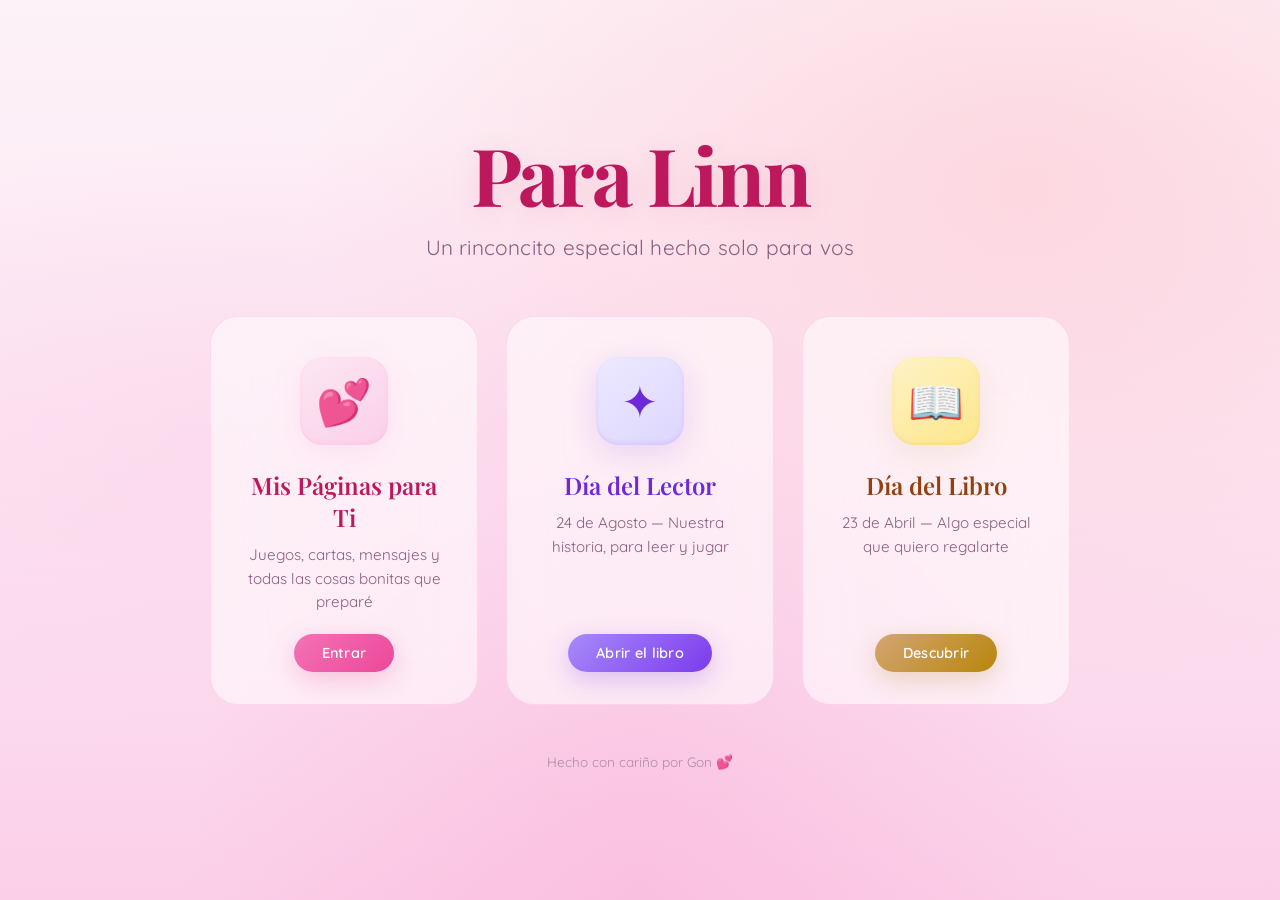
<file: index.html>
<!DOCTYPE html>
<html lang="es">
<head>
  <meta charset="UTF-8">
  <meta name="viewport" content="width=device-width, initial-scale=1.0">
  <title>Para Linn</title>
  <link rel="preconnect" href="https://fonts.googleapis.com">
  <link rel="preconnect" href="https://fonts.gstatic.com" crossorigin>
  <link href="https://fonts.googleapis.com/css2?family=Playfair+Display:ital,wght@0,400;0,600;0,700;1,400&family=Quicksand:wght@300;400;500;600;700&display=swap" rel="stylesheet">
  <link rel="stylesheet" href="style.css">
</head>
<body>

  <div class="particles" id="particles" aria-hidden="true"></div>

  <main class="landing">
    <div class="landing-content">
      <h1 class="title reveal">Para Linn</h1>
      <p class="subtitle reveal delay-1">Un rinconcito especial hecho solo para vos</p>

      <div class="choices reveal delay-2">
        <a href="bonitas.html" class="choice-card">
          <div class="choice-glow"></div>
          <div class="choice-icon">💕</div>
          <h2>Mis Páginas para Ti</h2>
          <p>Juegos, cartas, mensajes y todas las cosas bonitas que preparé</p>
          <div class="choice-footer">
            <span class="choice-arrow">Entrar</span>
          </div>
        </a>

        <a href="lector.html" class="choice-card card-lector">
          <div class="choice-glow"></div>
          <div class="choice-icon">✦</div>
          <h2>Día del Lector</h2>
          <p>24 de Agosto — Nuestra historia, para leer y jugar</p>
          <div class="choice-footer">
            <span class="choice-arrow">Abrir el libro</span>
          </div>
        </a>

        <a href="libro.html" class="choice-card card-libro">
          <div class="choice-glow"></div>
          <div class="choice-icon">📖</div>
          <h2>Día del Libro</h2>
          <p>23 de Abril — Algo especial que quiero regalarte</p>
          <div class="choice-footer">
            <span class="choice-arrow">Descubrir</span>
          </div>
        </a>
      </div>

      <p class="signature reveal delay-3">Hecho con cariño por Gon 💕</p>
    </div>
  </main>

  <script src="app.js"></script>
</body>
</html>
</file>
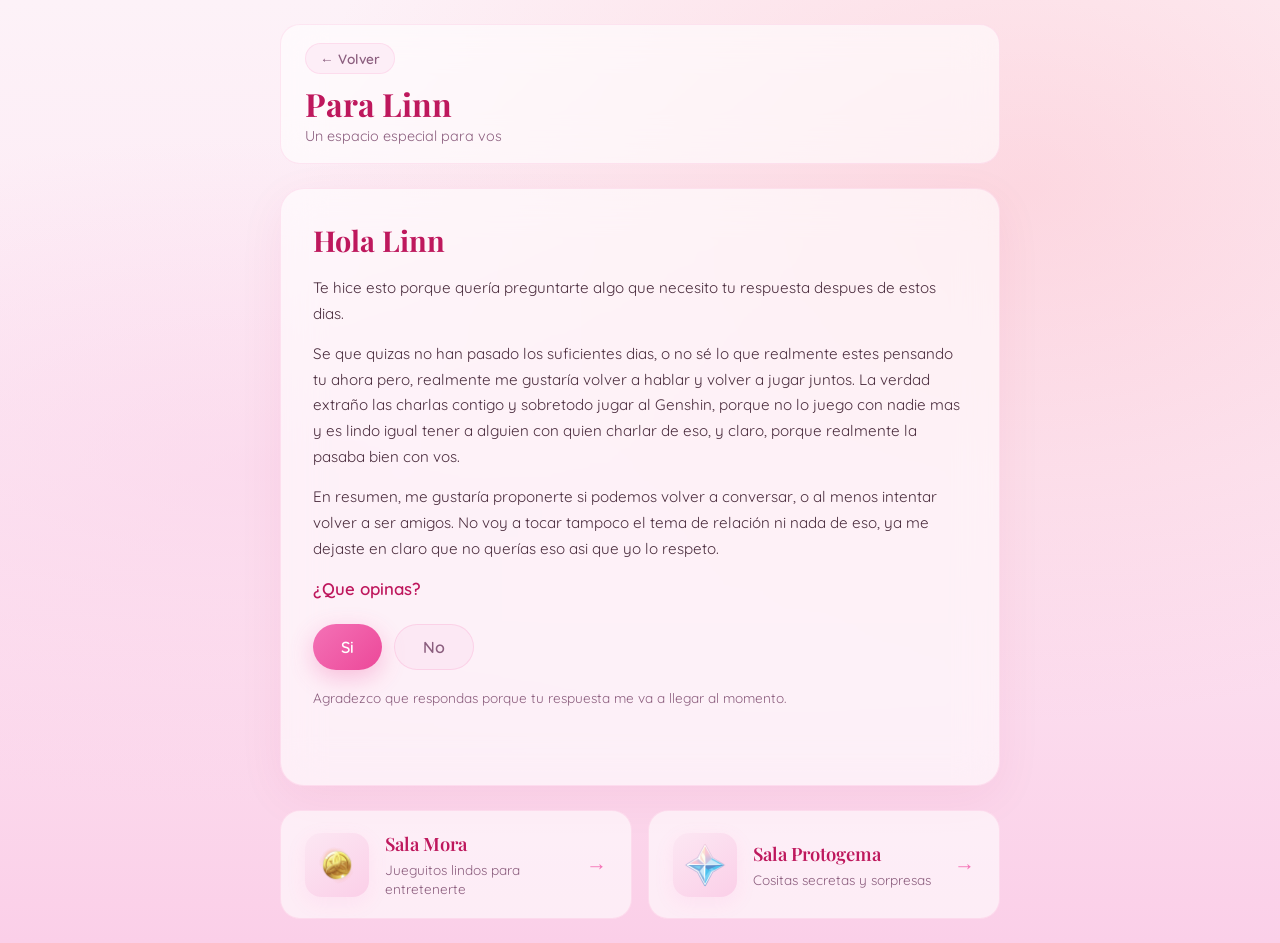
<file: bonitas.html>
<!DOCTYPE html>
<html lang="es">
<head>
  <meta charset="UTF-8">
  <meta name="viewport" content="width=device-width, initial-scale=1.0">
  <title>Para Linn — Páginas Bonitas</title>
  <link rel="preconnect" href="https://fonts.googleapis.com">
  <link rel="preconnect" href="https://fonts.gstatic.com" crossorigin>
  <link href="https://fonts.googleapis.com/css2?family=Playfair+Display:ital,wght@0,400;0,600;0,700;1,400&family=Quicksand:wght@300;400;500;600;700&display=swap" rel="stylesheet">
  <link rel="stylesheet" href="bonitas.css">
</head>
<body>

  <div class="particles" id="particles" aria-hidden="true"></div>

  <!-- Top nav -->
  <header class="top-bar reveal">
    <a href="index.html" class="back-link">← Volver</a>
    <h1 class="page-title">Para Linn</h1>
    <p class="page-sub">Un espacio especial para vos</p>
  </header>

  <main class="content">
    <!-- Card principal con el mensaje -->
    <section class="main-card reveal delay-1">
      <h2>Hola Linn</h2>

      <p>Te hice esto porque quería preguntarte algo que necesito tu respuesta despues de estos dias.</p>
      <p>
        Se que quizas no han pasado los suficientes dias, o no sé lo que realmente estes pensando tu ahora pero,
        realmente me gustaría volver a hablar y volver a jugar juntos. La verdad extraño las charlas contigo y sobretodo jugar al Genshin, porque
        no lo juego con nadie mas y es lindo igual tener a alguien con quien charlar de eso, y claro, porque realmente la
        pasaba bien con vos.
      </p>
      <p>
        En resumen, me gustaría proponerte si podemos volver a conversar, o al menos intentar
        volver a ser amigos. No voy a tocar tampoco el tema de relación ni nada de eso, ya me dejaste en claro que no querías eso asi que yo lo respeto.
      </p>

      <p class="question">¿Que opinas?</p>

      <div class="btn-row">
        <button class="btn btn-accept" id="acceptBtn">Si</button>
        <button class="btn btn-reject" id="rejectBtn">No</button>
      </div>

      <p class="note">Agradezco que respondas porque tu respuesta me va a llegar al momento.</p>
      <p class="status" id="statusMsg"></p>
    </section>

    <!-- Room navigation cards -->
    <div class="rooms reveal delay-2">
      <a href="games.html" class="room-card">
        <div class="room-icon">
          <img src="assets/Objeto_Mora.webp" alt="Mora" width="48" height="48">
        </div>
        <div class="room-info">
          <h3>Sala Mora</h3>
          <p>Jueguitos lindos para entretenerte</p>
        </div>
        <span class="room-arrow">→</span>
      </a>

      <a href="secret.html" class="room-card">
        <div class="room-icon">
          <img src="assets/0122c.webp" alt="Protogema" width="48" height="48">
        </div>
        <div class="room-info">
          <h3>Sala Protogema</h3>
          <p>Cositas secretas y sorpresas</p>
        </div>
        <span class="room-arrow">→</span>
      </a>
    </div>
  </main>

  <!-- Modal respuesta -->
  <section class="modal-overlay" id="messageModal" aria-hidden="true">
    <article class="modal-card">
      <h2>Gracias por responder</h2>
      <p id="modalText"></p>
      <button class="btn btn-close" id="closeModalBtn">Cerrar</button>
    </article>
  </section>

  <script src="bonitas.js"></script>
</body>
</html>
</file>
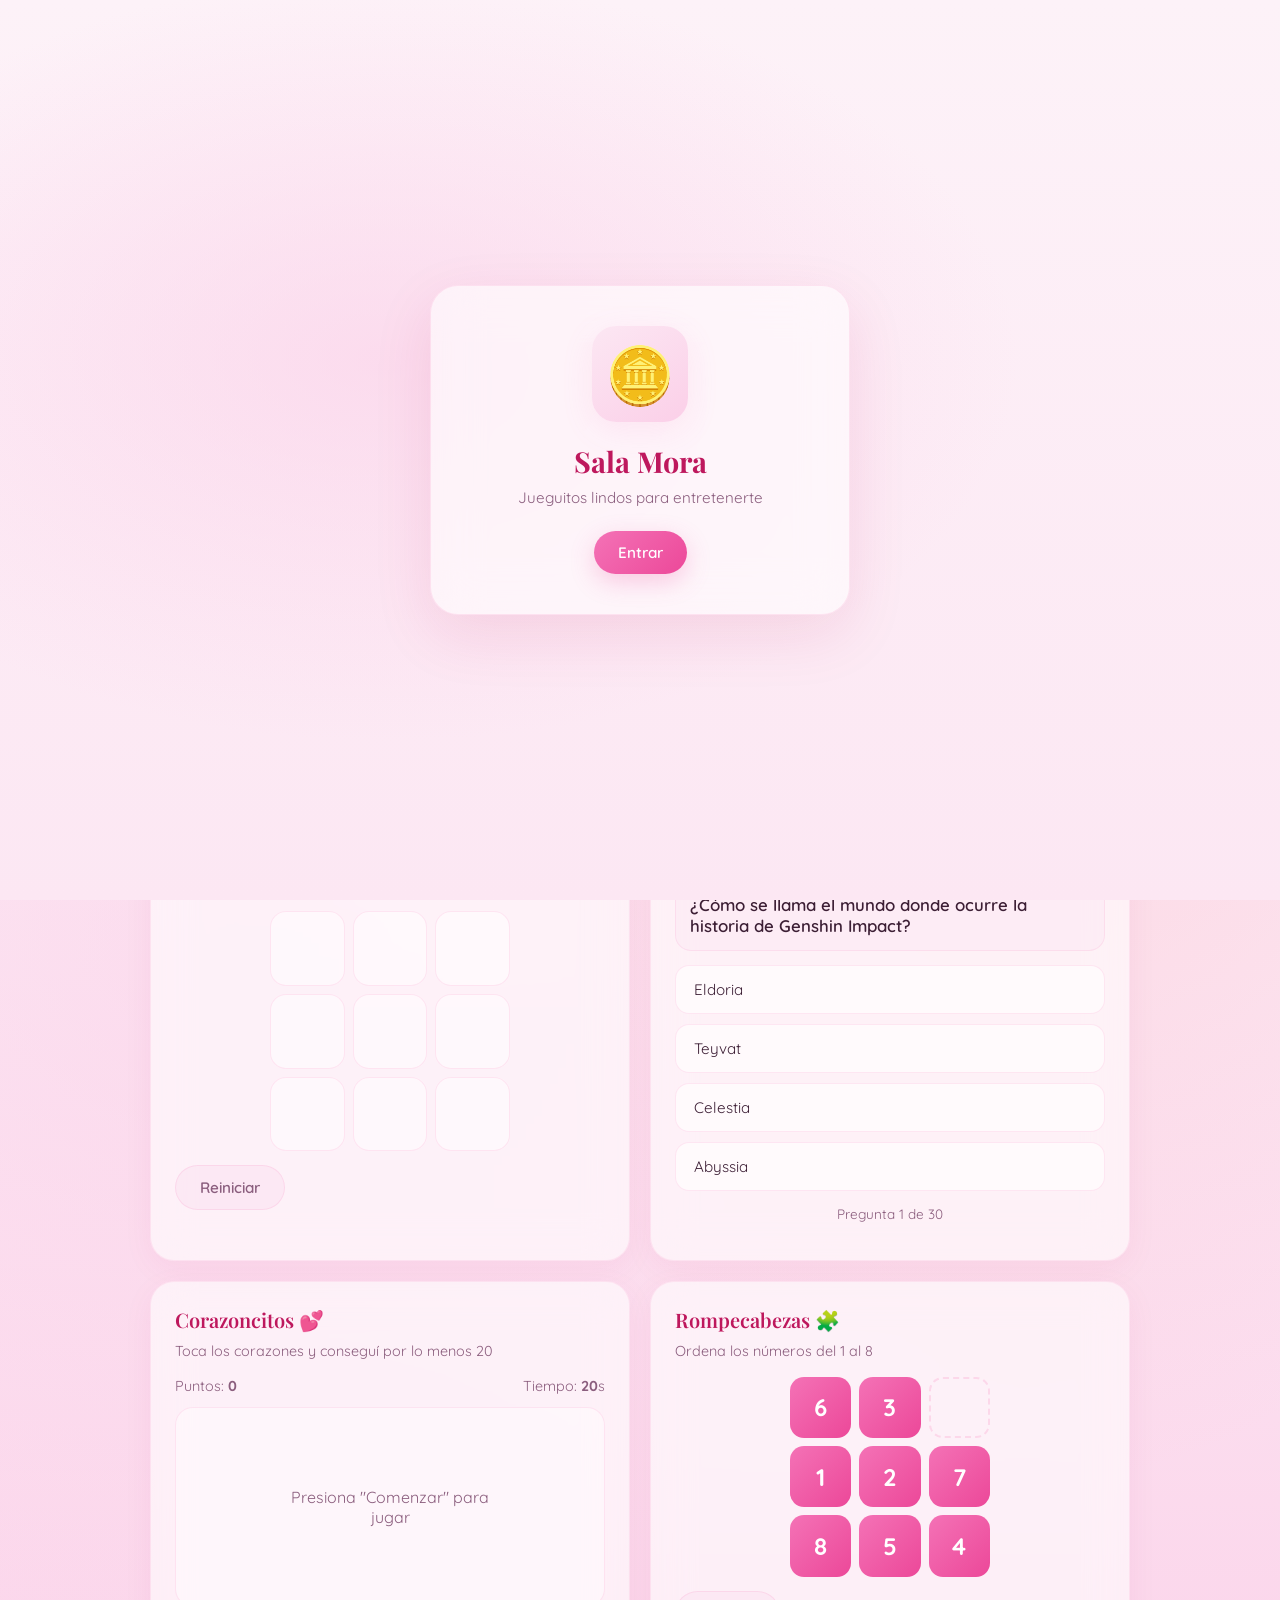
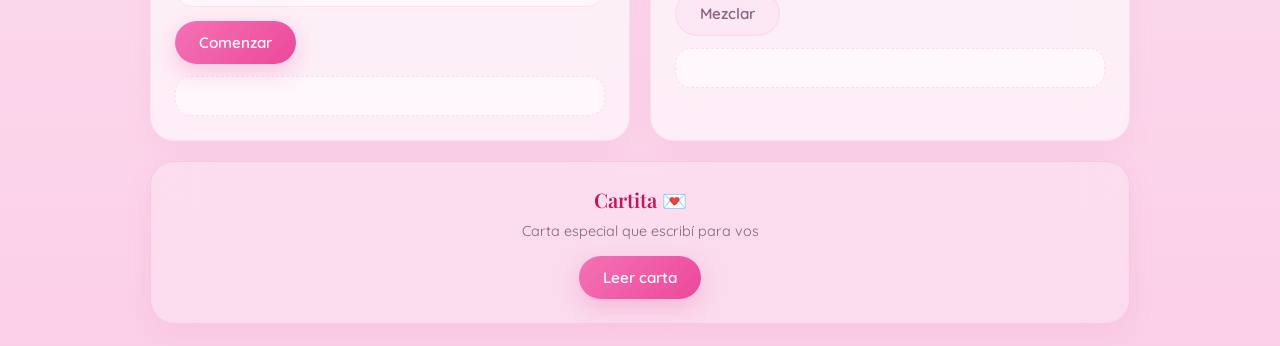
<file: games.html>
<!DOCTYPE html>
<html lang="es">
<head>
  <meta charset="UTF-8">
  <meta name="viewport" content="width=device-width, initial-scale=1.0">
  <title>Sala Mora — Para Linn</title>
  <link rel="preconnect" href="https://fonts.googleapis.com">
  <link rel="preconnect" href="https://fonts.gstatic.com" crossorigin>
  <link href="https://fonts.googleapis.com/css2?family=Playfair+Display:ital,wght@0,400;0,600;0,700;1,400&family=Quicksand:wght@300;400;500;600;700&display=swap" rel="stylesheet">
  <link rel="stylesheet" href="games.css">
</head>
<body>

  <div class="particles" id="particles" aria-hidden="true"></div>

  <!-- PORTAL -->
  <section class="portal show" id="portal" aria-hidden="false">
    <div class="portal-card">
      <div class="portal-icon">🪙</div>
      <h2>Sala Mora</h2>
      <p>Jueguitos lindos para entretenerte</p>
      <button class="btn btn-primary" id="enterBtn">Entrar</button>
    </div>
  </section>

  <!-- PETALS CANVAS -->
  <canvas id="fx" class="fx" aria-hidden="true"></canvas>

  <header class="top-bar">
    <a class="back-link" href="bonitas.html">← Volver</a>
    <h1 class="page-title">Sala Mora</h1>
    <p class="page-sub">Jueguitos lindos</p>
  </header>

  <main class="grid">

    <!-- MEMORIA -->
    <section class="panel">
      <h2>Memoria 🧠</h2>
      <p>Encuentra las parejas de emojis en 30 segundos.</p>
      <div class="game-info">
        <span>Pares: <strong id="memoryPairs">0</strong>/6</span>
        <span>Tiempo: <strong id="memoryTime">30</strong>s</span>
      </div>
      <div class="memory-grid" id="memoryGrid"></div>
      <button id="memoryReset" class="btn btn-soft">Nuevo juego</button>
      <div class="result" id="memoryResult"></div>
    </section>

    <!-- ADIVINA EL NÚMERO -->
    <section class="panel">
      <h2>Adivina el Número 🔢</h2>
      <p>Estoy pensando en un número del 1 al 100...</p>
      <div class="number-game">
        <input type="number" id="guessInput" placeholder="Tu número" min="1" max="100">
        <button id="guessBtn" class="btn btn-primary">Adivinar</button>
      </div>
      <div class="game-info"><span>Intentos: <strong id="attempts">0</strong></span></div>
      <div class="result" id="guessResult">Escribe un número y adivina.</div>
      <button id="guessReset" class="btn btn-soft" style="display:none;">Jugar de nuevo</button>
    </section>

    <!-- TA TE TI -->
    <section class="panel">
      <h2>Ta Te Ti ⭕</h2>
      <p>Tres en línea con una IA.</p>
      <div class="game-status" id="tttStatus">Tu turno (X)</div>
      <div class="tic-tac-toe" id="tttBoard">
        <div class="ttt-cell" data-index="0"></div>
        <div class="ttt-cell" data-index="1"></div>
        <div class="ttt-cell" data-index="2"></div>
        <div class="ttt-cell" data-index="3"></div>
        <div class="ttt-cell" data-index="4"></div>
        <div class="ttt-cell" data-index="5"></div>
        <div class="ttt-cell" data-index="6"></div>
        <div class="ttt-cell" data-index="7"></div>
        <div class="ttt-cell" data-index="8"></div>
      </div>
      <button id="tttReset" class="btn btn-soft">Reiniciar</button>
    </section>

    <!-- GENSHIN QUIZ -->
    <section class="panel">
      <h2>Genshin Quiz</h2>
      <p>A ver que tanto sabesss.</p>
      <div class="quiz-container" id="quizContainer">
        <div class="quiz-question" id="quizQuestion"></div>
        <div class="quiz-options" id="quizOptions"></div>
        <div class="quiz-progress">Pregunta <span id="quizCurrent">1</span> de <span id="quizTotal">5</span></div>
      </div>
      <div class="result" id="quizResult" style="display:none;"></div>
      <button id="quizReset" class="btn btn-soft" style="display:none;">Jugar de nuevo</button>
    </section>

    <!-- CLICKER -->
    <section class="panel">
      <h2>Corazoncitos 💕</h2>
      <p>Toca los corazones y conseguí por lo menos 20</p>
      <div class="game-info">
        <span>Puntos: <strong id="clickerScore">0</strong></span>
        <span>Tiempo: <strong id="clickerTime">20</strong>s</span>
      </div>
      <div class="clicker-area" id="clickerArea">
        <p class="clicker-start-text">Presiona "Comenzar" para jugar</p>
      </div>
      <button id="clickerStart" class="btn btn-primary">Comenzar</button>
      <div class="result" id="clickerResult"></div>
    </section>

    <!-- ROMPECABEZAS -->
    <section class="panel">
      <h2>Rompecabezas 🧩</h2>
      <p>Ordena los números del 1 al 8</p>
      <div class="puzzle-grid" id="puzzleGrid"></div>
      <button id="puzzleShuffle" class="btn btn-soft">Mezclar</button>
      <div class="result" id="puzzleResult"></div>
    </section>

    <!-- CARTA -->
    <section class="panel letter-panel">
      <h2>Cartita 💌</h2>
      <p>Carta especial que escribí para vos</p>
      <button class="btn btn-primary" id="openLetterBtn">Leer carta</button>
    </section>

  </main>

  <!-- POPUP CARTA -->
  <section class="letter-modal" id="letterModal" aria-hidden="true">
    <article class="letter-card">
      <div class="letter-top">
        <div class="stamp">💌</div>
        <button class="letter-close" id="closeLetter" aria-label="Cerrar">✕</button>
      </div>

      <h3 class="letter-title">Para la que usa lentes que está viendo esto:</h3>

      <div class="letter-content" id="letterContent">
        <p class="letter-paragraph">
          No sé muy bien por dónde empezar porque hay tantas cosas que quiero decirte y no se como te las vas a tomar.
          Pero acá voy...
        </p>
        <p class="letter-paragraph">
          Primero que nada, quiero que sepas que eres una persona muy especial para mí.
          Desde que te conocí, sabia que iba a ser muy divertido pasar el tiempo contigo siempre.
          Tienes esta magia única de hacer que todo sea más bonito, más interesante y mas entretenido.
        </p>
        <p class="letter-paragraph">
          Me agrada tu forma de ser.
          Me encanta cómo te apasionas por las cosas que te gustan, cómo hablas del juego con esa emoción que contagia,
          cómo te ríes de lo que digo (aunque sé que la mayoria de las veces es por compromiso).
        </p>
        <p class="letter-paragraph">
          Muchas veces siento que me gustaria hablar mas seguido contigo, jugar contigo, reír y compartir esos momentos que parecen
          simples pero que para mí significan mucho la verdad. No hay nadie más con quien disfrute tanto jugando a eso.
        </p>
        <p class="letter-paragraph">
          Sé que quizás he cometido errores. Pero quiero que sepas que todo
          lo que hago viene de un cariño genuino. Me importas más de lo que pensás.
        </p>
        <p class="letter-paragraph">
          Esta página realmente es solo una pequeña muestra de cuánto me importas. Quería crear algo que te hiciera sonreír,
          que te diera un momento de diversión o no sé, simplemente que te guste y ya, y que recuerdes que hay alguien que piensa en ti y que te quiere mucho.
        </p>
        <p class="letter-paragraph">
          Gracias por estar y por todos los momentos que hemos compartido. Y gracias por ser exactamente como
          sos: única, especial, y divertida.
        </p>
        <p class="letter-paragraph closing">
          With all the cariño del world,<br>
          Gon 💕
        </p>
      </div>

      <div class="letter-actions">
        <button class="btn btn-soft" id="closeLetterBtn2">Cerrar</button>
      </div>
    </article>
  </section>

  <script src="games.js"></script>
</body>
</html>
</file>
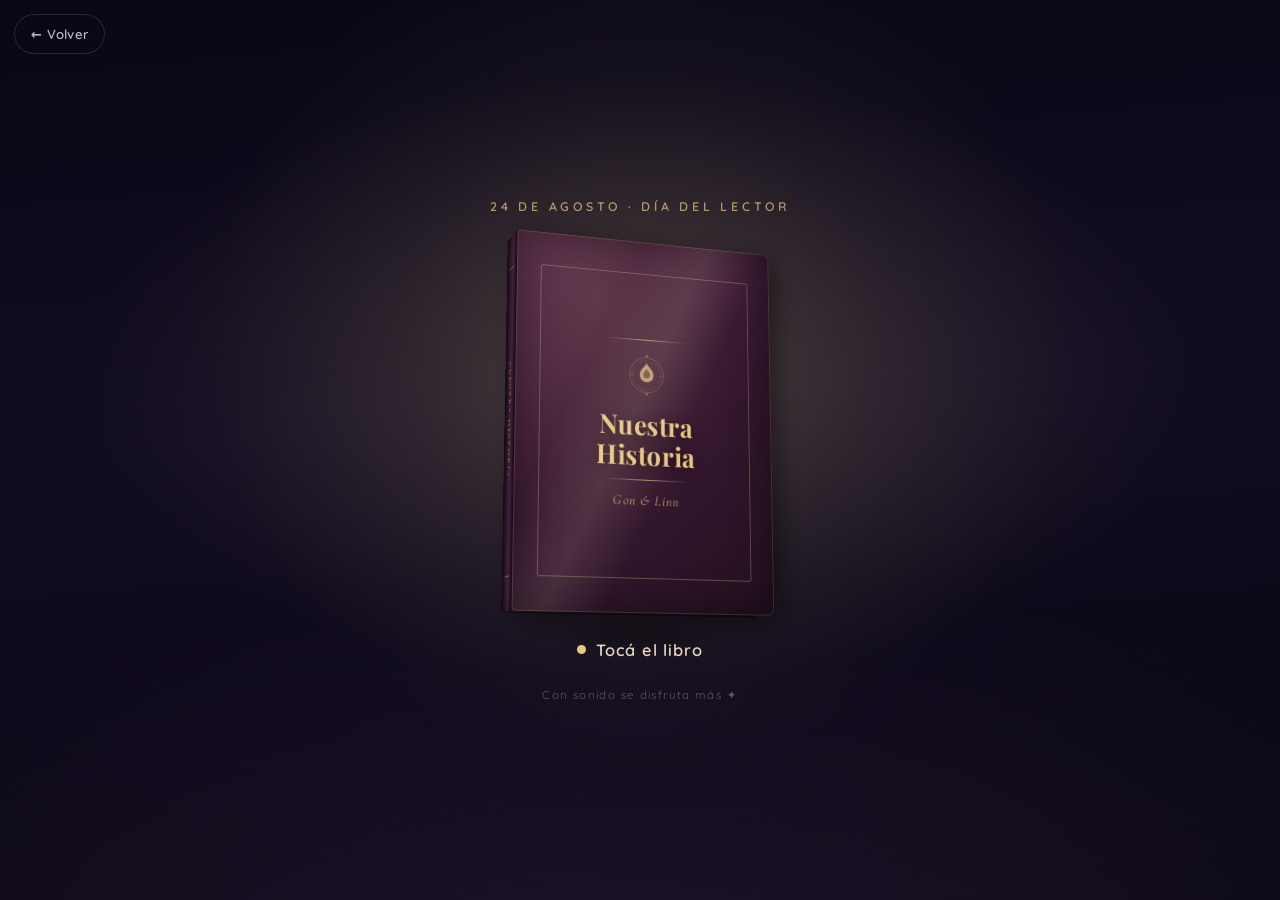
<file: lector.html>
<!DOCTYPE html>
<html lang="es">
<head>
  <meta charset="UTF-8">
  <meta name="viewport" content="width=device-width, initial-scale=1.0, viewport-fit=cover, maximum-scale=1">
  <meta name="theme-color" content="#0b0a1a">
  <title>Día del Lector — Nuestra Historia</title>
  <link rel="preconnect" href="https://fonts.googleapis.com">
  <link rel="preconnect" href="https://fonts.gstatic.com" crossorigin>
  <link href="https://fonts.googleapis.com/css2?family=Playfair+Display:ital,wght@0,400;0,600;0,700;1,400&family=Quicksand:wght@300;400;500;600;700&family=Cormorant+Garamond:ital,wght@0,300;0,400;0,500;0,600;1,300;1,400&family=Caveat:wght@400;500;600;700&display=swap" rel="stylesheet">
  <link rel="stylesheet" href="lector.css">
</head>
<body class="is-book">

<audio id="bgm" src="honeybee.mp3" loop preload="auto"></audio>

<!-- ══════════════ HUD ══════════════ -->
<a class="hud-back" href="index.html" id="hudBack">← Volver</a>

<button class="hud-mute" id="muteBtn" aria-label="Silenciar música" hidden>
  <svg viewBox="0 0 24 24" class="ic-on"  aria-hidden="true"><path d="M4 9v6h4l5 4V5L8 9H4z"/><path d="M16.5 8.5a5 5 0 0 1 0 7" fill="none" stroke="currentColor" stroke-width="1.8" stroke-linecap="round"/><path d="M19 6a8.5 8.5 0 0 1 0 12" fill="none" stroke="currentColor" stroke-width="1.8" stroke-linecap="round"/></svg>
  <svg viewBox="0 0 24 24" class="ic-off" aria-hidden="true"><path d="M4 9v6h4l5 4V5L8 9H4z"/><path d="M17 9.5l5 5M22 9.5l-5 5" fill="none" stroke="currentColor" stroke-width="1.9" stroke-linecap="round"/></svg>
</button>

<nav class="hud-progress" id="progress" hidden aria-label="Capítulos">
  <button class="dot" data-go="1"><span></span><em>Roblox</em></button>
  <button class="dot" data-go="2"><span></span><em>Las llamadas</em></button>
  <button class="dot" data-go="3"><span></span><em>Teyvat</em></button>
  <button class="dot" data-go="4"><span></span><em>Lo que falta</em></button>
  <button class="dot" data-go="5"><span></span><em>La carta</em></button>
</nav>

<!-- ══════════════ ACTO 0 · EL ESCRITORIO ══════════════ -->
<section class="act-desk" id="actDesk">
  <div class="desk-glow" aria-hidden="true"></div>
  <div class="desk-dust" id="deskDust" aria-hidden="true"></div>

  <div class="desk-eyebrow">24 de agosto · Día del Lector</div>

  <div class="book-stage" id="bookStage">
    <button class="book" id="book" aria-label="Abrir el libro">
      <div class="bk-shadow" aria-hidden="true"></div>

      <div class="bk-body">
        <div class="bk-back"></div>
        <div class="bk-block"></div>
        <div class="bk-spine">
          <span class="bk-spine-txt">NUESTRA HISTORIA</span>
        </div>

        <div class="bk-cover" id="bkCover">
          <div class="bk-face bk-front">
            <div class="bk-front-inner">
              <div class="bk-rule"></div>
              <svg class="bk-crest" viewBox="0 0 120 120" aria-hidden="true">
                <circle cx="60" cy="60" r="44" fill="none" stroke="currentColor" stroke-width="1.1" opacity=".55"/>
                <circle cx="60" cy="60" r="37" fill="none" stroke="currentColor" stroke-width=".7" opacity=".35"/>
                <path d="M60 30c7 12 18 17 18 30a18 18 0 0 1-36 0c0-13 11-18 18-30z" fill="currentColor" opacity=".82"/>
                <path d="M60 44c3.5 6 9 8.5 9 15a9 9 0 0 1-18 0c0-6.5 5.5-9 9-15z" fill="#1a1226" opacity=".5"/>
                <path d="M28 60h-13M105 60h-13" stroke="currentColor" stroke-width="1.1" opacity=".5" stroke-linecap="round"/>
                <circle cx="60" cy="12" r="2.4" fill="currentColor" opacity=".7"/>
                <circle cx="60" cy="108" r="2.4" fill="currentColor" opacity=".7"/>
              </svg>
              <h1 class="bk-title">Nuestra<br>Historia</h1>
              <div class="bk-rule"></div>
              <p class="bk-byline">Gon &amp; Linn</p>
            </div>
          </div>
          <div class="bk-face bk-inner"></div>
        </div>
      </div>
    </button>
  </div>

  <p class="desk-cta" id="deskCta">
    <span class="cta-pulse" aria-hidden="true"></span>
    Tocá el libro
  </p>
  <p class="desk-hint">Con sonido se disfruta más ✦</p>
</section>

<!-- ══════════════ FLASH DE APERTURA ══════════════ -->
<div class="open-flash" id="openFlash" aria-hidden="true"></div>
<div class="turn-sheet" id="turnSheet" aria-hidden="true"><div class="turn-page"></div></div>

<!-- ══════════════ CAPÍTULOS ══════════════ -->
<main class="story" id="story" hidden>

<!-- ─────────── CAP 1 · MIC UP ─────────── -->
<section class="chapter" id="ch1" data-ch="1">
  <div class="ch-scene scene-roblox">
    <div class="rbx-sky" aria-hidden="true"></div>
    <div class="rbx-clouds" aria-hidden="true">
      <span class="rcloud c1"></span><span class="rcloud c2"></span><span class="rcloud c3"></span><span class="rcloud c4"></span>
    </div>
    <canvas id="cageCanvas" class="rbx-canvas" aria-label="Escena de Roblox"></canvas>
    <div class="rbx-ui" id="rbxUi" hidden>
      <div class="rbx-tapper" id="rbxTapper">
        <span class="rbx-tap-ring"></span>
        <span class="rbx-tap-label">TOCÁ PARA SALTAR</span>
      </div>
      <div class="rbx-attempts" id="rbxAttempts" aria-hidden="true"></div>
    </div>
  </div>

  <div class="ch-meta">
    <span class="ch-num">Capítulo uno</span>
    <span class="ch-name">Parecés una mosca</span>
  </div>

  <div class="hotspots" data-for="1">
    <button class="hs" style="left:15%;top:56%"  data-title="MIC UP"        data-body="Un juego de Roblox donde entrás a un server y hablás. Nada más. Y resultó ser el lugar exacto donde tenía que estar ese día."></button>
    <button class="hs" style="left:83%;top:38%"  data-title="Viruz"          data-body="Mi nick. Con z, porque a los 12 años uno toma decisiones."></button>
    <button class="hs" style="left:50%;top:22%"  data-title="14 · 11 · 2025" data-body="La fecha. Creo. Nunca la anoté porque no sabía que iba a importar tanto."></button>
  </div>
</section>

<!-- ─────────── CAP 2 · LAS LLAMADAS ─────────── -->
<section class="chapter" id="ch2" data-ch="2">
  <div class="ch-scene scene-night">

    <div class="layer" data-depth="0.10" aria-hidden="true">
      <svg class="fill" viewBox="0 0 1200 700" preserveAspectRatio="xMidYMid slice">
        <defs>
          <linearGradient id="nSky" x1="0" y1="0" x2="0" y2="1">
            <stop offset="0%"   stop-color="#070b1e"/>
            <stop offset="42%"  stop-color="#111a3d"/>
            <stop offset="72%"  stop-color="#22285c"/>
            <stop offset="100%" stop-color="#3a3168"/>
          </linearGradient>
          <radialGradient id="nMoonGlow" cx="50%" cy="50%" r="50%">
            <stop offset="0%"   stop-color="#fff6d8" stop-opacity=".55"/>
            <stop offset="45%"  stop-color="#cfd6ff" stop-opacity=".16"/>
            <stop offset="100%" stop-color="#cfd6ff" stop-opacity="0"/>
          </radialGradient>
        </defs>
        <rect width="1200" height="700" fill="url(#nSky)"/>
        <circle cx="676" cy="118" r="210" fill="url(#nMoonGlow)"/>
        <circle cx="676" cy="118" r="46" fill="#fdf6de"/>
        <circle cx="692" cy="108" r="42" fill="#111a3d" opacity=".92"/>
        <g fill="#ffffff" class="starfield" data-stars="90" data-seed="2"></g>
      </svg>
    </div>

    <div class="layer" data-depth="0.26" aria-hidden="true">
      <svg class="fill" viewBox="0 0 1200 700" preserveAspectRatio="xMidYMid slice">
        <path d="M0 700V560l70-16 34-52 46 30 58-74 40 62 76-30 52 46 60-88 54 70 64-26 44 58 70-40 56 52 62-70 50 62 74-18 66 44 84-38 40 46v132z"
              fill="#0d1330" opacity=".85"/>
      </svg>
    </div>

    <div class="layer" data-depth="0.55">
      <div class="win-pair">
        <div class="win win-a">
          <div class="win-frame">
            <div class="win-glow"></div>
            <div class="win-cross"></div>
            <div class="win-figure fig-gon"></div>
          </div>
          <span class="win-tag">Gon</span>
        </div>
        <div class="win-thread" aria-hidden="true"><span class="pulse"></span></div>
        <div class="win win-b">
          <div class="win-frame">
            <div class="win-glow"></div>
            <div class="win-cross"></div>
            <div class="win-figure fig-linn"></div>
          </div>
          <span class="win-tag">Linn</span>
        </div>
      </div>
    </div>

    <div class="layer layer-ui" data-depth="0.85">
      <div class="dc-panel" id="dcPanel">
        <div class="dc-head">
          <span class="dc-dot"></span>
          <span class="dc-room">llamada · sin hora de fin</span>
          <span class="dc-time" id="dcTime">00:00</span>
        </div>
        <div class="dc-wave" id="dcWave" aria-hidden="true"></div>
        <ul class="dc-chat" id="dcChat"></ul>
      </div>
    </div>
  </div>

  <div class="ch-meta">
    <span class="ch-num">Capítulo dos</span>
    <span class="ch-name">Las llamadas</span>
  </div>

  <div class="hotspots" data-for="2">
    <button class="hs" style="left:13%;top:30%" data-title="La luna" data-body="Testigo principal. Muchas veces la vimos moverse mientras seguíamos hablando de cualquier cosa."></button>
    <button class="hs" style="left:50%;top:70%" data-title="Tu voz"  data-body="Me gusta mucho tu voz. Es de esas que hacen que no te importe de qué se está hablando."></button>
    <button class="hs" style="left:87%;top:57%" data-title="Discord" data-body="Empezamos hablando dentro de Roblox. En algún momento pasamos a Discord y ahí ya no paramos."></button>
  </div>
</section>

<!-- ─────────── CAP 3 · NOD'KRAI ─────────── -->
<section class="chapter" id="ch3" data-ch="3">
  <div class="ch-scene scene-nodkrai">

    <!-- L1 · cielo + estrellas -->
    <div class="layer" data-depth="0.06" aria-hidden="true">
      <svg class="fill" viewBox="0 0 1400 780" preserveAspectRatio="xMidYMid slice">
        <defs>
          <linearGradient id="nkSky" x1="0" y1="0" x2="0.15" y2="1">
            <stop offset="0%"   stop-color="#070c2c"/>
            <stop offset="26%"  stop-color="#0e153c"/>
            <stop offset="52%"  stop-color="#1b2360"/>
            <stop offset="74%"  stop-color="#3b3a86"/>
            <stop offset="90%"  stop-color="#7d6ea8"/>
            <stop offset="100%" stop-color="#a892b8"/>
          </linearGradient>
          <radialGradient id="nkHaze" cx="26%" cy="88%" r="58%">
            <stop offset="0%"   stop-color="#d9b8d0" stop-opacity=".50"/>
            <stop offset="55%"  stop-color="#8f7fc0" stop-opacity=".18"/>
            <stop offset="100%" stop-color="#8f7fc0" stop-opacity="0"/>
          </radialGradient>
          <radialGradient id="nkAur" cx="50%" cy="50%" r="50%">
            <stop offset="0%"   stop-color="#7ae4ff" stop-opacity=".26"/>
            <stop offset="100%" stop-color="#7ae4ff" stop-opacity="0"/>
          </radialGradient>
        </defs>
        <rect width="1400" height="780" fill="url(#nkSky)"/>
        <rect width="1400" height="780" fill="url(#nkHaze)"/>
        <g class="nk-aurora">
          <ellipse cx="430" cy="250" rx="430" ry="120" fill="url(#nkAur)"/>
          <ellipse cx="980" cy="180" rx="380" ry="96"  fill="url(#nkAur)" opacity=".7"/>
        </g>
        <g fill="#ffffff" class="starfield" data-stars="120" data-seed="3"></g>
      </svg>
    </div>

    <!-- L2 · la estructura flotante -->
    <div class="layer" data-depth="0.18">
      <svg class="fill" viewBox="0 0 1400 780" preserveAspectRatio="xMidYMid slice">
        <defs>
          <linearGradient id="nkSlab" x1="0" y1="0" x2="0.4" y2="1">
            <stop offset="0%"   stop-color="#e6e9fb"/>
            <stop offset="55%"  stop-color="#a8afd8"/>
            <stop offset="100%" stop-color="#5c63a0"/>
          </linearGradient>
          <radialGradient id="nkStar" cx="50%" cy="50%" r="50%">
            <stop offset="0%"   stop-color="#ffffff"  stop-opacity="1"/>
            <stop offset="18%"  stop-color="#d6f4ff"  stop-opacity=".92"/>
            <stop offset="46%"  stop-color="#7fd6ff"  stop-opacity=".34"/>
            <stop offset="100%" stop-color="#4aa8ff"  stop-opacity="0"/>
          </radialGradient>
          <linearGradient id="nkBeam" x1="0" y1="0" x2="0" y2="1">
            <stop offset="0%"   stop-color="#cfefff" stop-opacity=".55"/>
            <stop offset="60%"  stop-color="#9fd8ff" stop-opacity=".14"/>
            <stop offset="100%" stop-color="#9fd8ff" stop-opacity="0"/>
          </linearGradient>
        </defs>

        <g transform="translate(-110,52)">
        <g class="nk-float">
          <path d="M690 92 Q812 66 906 108 Q828 126 762 120 Q716 114 690 92Z"   fill="url(#nkSlab)" opacity=".92"/>
          <path d="M906 108 Q960 140 948 196 Q906 168 878 132Z"                 fill="url(#nkSlab)" opacity=".72"/>
          <path d="M736 150 Q828 130 892 166 Q816 190 762 178 Q734 168 736 150Z" fill="url(#nkSlab)" opacity=".85"/>
          <path d="M660 176 Q706 160 742 172 Q712 190 682 190Z"                 fill="url(#nkSlab)" opacity=".55"/>
          <path d="M900 208 Q944 200 966 222 Q930 236 906 228Z"                 fill="url(#nkSlab)" opacity=".5"/>
          <path d="M812 118 L836 126 L800 300 L788 296Z"                        fill="url(#nkSlab)" opacity=".9"/>
          <path d="M800 300 L788 296 L792 344Z"                                 fill="#8a92c8"      opacity=".7"/>
          <g class="nk-rays">
            <path d="M812 44  L818 132 L806 132Z" fill="#cfefff" opacity=".6"/>
            <path d="M812 240 L818 152 L806 152Z" fill="#cfefff" opacity=".45"/>
            <path d="M700 142 L800 148 L800 136Z" fill="#cfefff" opacity=".4"/>
            <path d="M930 142 L826 148 L826 136Z" fill="#cfefff" opacity=".4"/>
          </g>
          <circle cx="812" cy="142" r="88" fill="url(#nkStar)"/>
          <circle cx="812" cy="142" r="7"  fill="#ffffff"/>
        </g>
        <path d="M792 202 L832 202 L900 660 L724 660Z" fill="url(#nkBeam)" class="nk-beam"/>
        </g>
      </svg>
    </div>

    <!-- L3 · montañas lejanas -->
    <div class="layer" data-depth="0.30" aria-hidden="true">
      <svg class="fill" viewBox="0 0 1400 780" preserveAspectRatio="xMidYMid slice">
        <defs>
          <linearGradient id="nkFar" x1="0" y1="0" x2="0" y2="1">
            <stop offset="0%"   stop-color="#9d9ad2" stop-opacity=".78"/>
            <stop offset="100%" stop-color="#7f86bd" stop-opacity=".22"/>
          </linearGradient>
        </defs>
        <path d="M0 780V520l120-96 76 62 92-120 108 126 84-52 130 92 96-108 122 130 88-70 118 96 96-58 124 96 46-40v302z" fill="url(#nkFar)"/>
      </svg>
    </div>

    <!-- L4 · montañas medias -->
    <div class="layer" data-depth="0.46" aria-hidden="true">
      <svg class="fill" viewBox="0 0 1400 780" preserveAspectRatio="xMidYMid slice">
        <defs>
          <linearGradient id="nkMid" x1="0" y1="0" x2="0.2" y2="1">
            <stop offset="0%"   stop-color="#6c74b8"/>
            <stop offset="48%"  stop-color="#454c8e"/>
            <stop offset="100%" stop-color="#2b2f66"/>
          </linearGradient>
          <linearGradient id="nkMidLit" x1="0" y1="0" x2="1" y2="0.6">
            <stop offset="0%"   stop-color="#b7bcf0" stop-opacity=".55"/>
            <stop offset="100%" stop-color="#b7bcf0" stop-opacity="0"/>
          </linearGradient>
        </defs>
        <path d="M0 780V596l104-58 92 40 118-96 96 74 74-40 96 58 90-126 128 150 104-72 120 92 108-56 76 52 94-30v202z" fill="url(#nkMid)"/>
        <path d="M690 440 L744 506 L818 590 L700 560Z" fill="url(#nkMidLit)"/>
        <path d="M310 486 L364 540 L286 566Z"          fill="url(#nkMidLit)" opacity=".7"/>
      </svg>
    </div>

    <!-- L5 · ruinas y faros -->
    <div class="layer" data-depth="0.62" aria-hidden="true">
      <svg class="fill" viewBox="0 0 1400 780" preserveAspectRatio="xMidYMid slice">
        <defs>
          <radialGradient id="nkLampG" cx="50%" cy="50%" r="50%">
            <stop offset="0%"   stop-color="#ffd89a" stop-opacity=".85"/>
            <stop offset="45%"  stop-color="#ffb45e" stop-opacity=".26"/>
            <stop offset="100%" stop-color="#ffb45e" stop-opacity="0"/>
          </radialGradient>
          <radialGradient id="nkBeaconG" cx="50%" cy="50%" r="50%">
            <stop offset="0%"   stop-color="#e8fbff" stop-opacity=".9"/>
            <stop offset="40%"  stop-color="#84dcff" stop-opacity=".3"/>
            <stop offset="100%" stop-color="#84dcff" stop-opacity="0"/>
          </radialGradient>
        </defs>

        <g class="nk-ruins">
          <g transform="translate(1040 596)">
            <rect x="-4"  y="-56" width="9"  height="56" fill="#2a2550"/>
            <rect x="26"  y="-44" width="9"  height="44" fill="#2a2550"/>
            <rect x="56"  y="-62" width="9"  height="62" fill="#2a2550"/>
            <rect x="-12" y="-66" width="86" height="8"  fill="#332c60"/>
            <circle cx="0"  cy="-60" r="26" fill="url(#nkLampG)" class="nk-tw"/>
            <circle cx="60" cy="-66" r="22" fill="url(#nkLampG)" class="nk-tw d2"/>
          </g>
          <g transform="translate(232 636)">
            <rect x="0"  y="-48" width="8"  height="48" fill="#241f4a"/>
            <rect x="28" y="-64" width="8"  height="64" fill="#241f4a"/>
            <rect x="-8" y="-68" width="54" height="7"  fill="#2d2757"/>
            <circle cx="32" cy="-64" r="24" fill="url(#nkLampG)" class="nk-tw d3"/>
          </g>
          <g transform="translate(636 660)">
            <rect x="0"  y="-38" width="7" height="38" fill="#221d46"/>
            <rect x="22" y="-52" width="7" height="52" fill="#221d46"/>
            <circle cx="25" cy="-52" r="20" fill="url(#nkLampG)" class="nk-tw d1"/>
          </g>
        </g>

        <g class="nk-beacons">
          <g transform="translate(430 618)">
            <rect x="-2" y="-96" width="4" height="96" fill="#3a4384"/>
            <circle cx="0" cy="-100" r="34"  fill="url(#nkBeaconG)" class="nk-tw d2"/>
            <circle cx="0" cy="-100" r="4.5" fill="#f2feff"/>
          </g>
          <g transform="translate(876 640)">
            <rect x="-2" y="-84" width="4" height="84" fill="#3a4384"/>
            <circle cx="0" cy="-88" r="30" fill="url(#nkBeaconG)" class="nk-tw"/>
            <circle cx="0" cy="-88" r="4"  fill="#f2feff"/>
          </g>
          <g transform="translate(1246 656)">
            <rect x="-2" y="-70" width="4" height="70" fill="#3a4384"/>
            <circle cx="0" cy="-74" r="26"  fill="url(#nkBeaconG)" class="nk-tw d3"/>
            <circle cx="0" cy="-74" r="3.5" fill="#f2feff"/>
          </g>
        </g>
      </svg>
    </div>

    <!-- L6 · niebla + primer plano -->
    <div class="layer" data-depth="0.80" aria-hidden="true">
      <svg class="fill" viewBox="0 0 1400 780" preserveAspectRatio="xMidYMid slice">
        <defs>
          <linearGradient id="nkFog" x1="0" y1="0" x2="0" y2="1">
            <stop offset="0%"   stop-color="#b9b2e0" stop-opacity="0"/>
            <stop offset="50%"  stop-color="#b9b2e0" stop-opacity=".30"/>
            <stop offset="100%" stop-color="#b9b2e0" stop-opacity="0"/>
          </linearGradient>
          <linearGradient id="nkNear" x1="0" y1="0" x2="0.1" y2="1">
            <stop offset="0%"   stop-color="#221d4c"/>
            <stop offset="100%" stop-color="#0d0a26"/>
          </linearGradient>
        </defs>
        <rect y="560" width="1400" height="120" fill="url(#nkFog)" class="nk-fog"/>
        <path d="M0 780V690l128-40 116 34 140-52 152 58 130-40 156 52 148-46 138 44 122-34 170 42v72z" fill="url(#nkNear)"/>
      </svg>
    </div>

    <!-- equipo -->
    <div class="layer layer-ui" data-depth="0.92">
      <div class="party" id="party" hidden>
        <div class="party-main">
          <button class="unit u-flins" data-unit="flins">
            <span class="u-ring"></span><span class="u-el">⚡</span>
            <span class="u-name">Flins</span><span class="u-sub">el de ella</span>
          </button>
          <span class="party-amp">&amp;</span>
          <button class="unit u-hutao" data-unit="hutao">
            <span class="u-ring"></span><span class="u-el">🦋</span>
            <span class="u-name">Hu Tao</span><span class="u-sub">el mío</span>
          </button>
        </div>
        <div class="party-row">
          <button class="unit sm u-columbina" data-unit="columbina"><span class="u-el">🌙</span><span class="u-name">Columbina</span></button>
          <button class="unit sm u-ineffa"    data-unit="ineffa"><span class="u-el">✦</span><span class="u-name">Ineffa</span></button>
          <button class="unit sm u-chasca"    data-unit="chasca"><span class="u-el">🪶</span><span class="u-name">Chasca</span></button>
          <button class="unit sm u-furina"    data-unit="furina"><span class="u-el">💧</span><span class="u-name">Furina</span></button>
        </div>
      </div>

      <div class="wish-box" id="wishBox" hidden>
        <button class="wish-btn" id="wishBtn">
          <span class="wish-star">✦</span><span>Hacer un deseo</span>
        </button>
      </div>
    </div>
  </div>

  <div class="ch-meta">
    <span class="ch-num">Capítulo tres</span>
    <span class="ch-name">Teyvat</span>
  </div>

  <div class="hotspots" data-for="3">
    <button class="hs" style="left:9%;top:70%"  data-title="Explorar"           data-body="Lo mejor no eran los dominios ni los jefes. Era andar dando vueltas sin rumbo, hablando de cualquier otra cosa, mientras uno de los dos se caía de un acantilado."></button>
    <button class="hs" style="left:29%;top:33%" data-title="Jefes semanales"    data-body="Ahora lo hacemos menos seguido, pero me divierte tener como esta rutina."></button>
    <button class="hs" style="left:70%;top:66%" data-title="La consola"         data-body="Vos jugando en consola y estresándote en dos segundos es de las cosas que más gracia me dan. No cambies eso nunca."></button>
    <button class="hs" style="left:90%;top:28%" data-title="Compartir pantalla" data-body="Cuando me salía un 5★ había que mostrarlo YA. No servía contarlo, es que me gusta compartirte pantalla de todo."></button>
  </div>
</section>

<!-- ─────────── CAP 4 · LO QUE FALTA ─────────── -->
<section class="chapter" id="ch4" data-ch="4">
  <div class="ch-scene scene-shelf">

    <div class="layer" data-depth="0.08" aria-hidden="true">
      <svg class="fill" viewBox="0 0 1200 700" preserveAspectRatio="xMidYMid slice">
        <defs>
          <linearGradient id="shWall" x1="0" y1="0" x2="0.3" y2="1">
            <stop offset="0%"   stop-color="#2a1a35"/>
            <stop offset="55%"  stop-color="#3d2440"/>
            <stop offset="100%" stop-color="#1b1026"/>
          </linearGradient>
          <radialGradient id="shLamp" cx="50%" cy="50%" r="50%">
            <stop offset="0%"   stop-color="#ffca8a" stop-opacity=".40"/>
            <stop offset="60%"  stop-color="#ff9c6a" stop-opacity=".10"/>
            <stop offset="100%" stop-color="#ff9c6a" stop-opacity="0"/>
          </radialGradient>
        </defs>
        <rect width="1200" height="700" fill="url(#shWall)"/>
        <ellipse cx="600" cy="250" rx="620" ry="360" fill="url(#shLamp)"/>
      </svg>
    </div>

    <div class="layer layer-ui" data-depth="0.7">
      <div class="shelf-wrap">
        <h3 class="shelf-title">Todavía en la estantería</h3>

        <div class="shelf-row">
          <button class="gbox gbox-cod" data-game="cod">
            <span class="gbox-spine"></span>
            <span class="gbox-face">
              <span class="gbox-icon">🎯</span>
              <span class="gbox-name">Call of Duty</span>
              <span class="gbox-sub">sin abrir</span>
            </span>
            <span class="gbox-stamp">PENDIENTE</span>
          </button>

          <button class="gbox gbox-sam" data-game="sam">
            <span class="gbox-spine"></span>
            <span class="gbox-face">
              <span class="gbox-icon">🕯️</span>
              <span class="gbox-name">Shift at Midnight</span>
              <span class="gbox-sub">sin abrir</span>
            </span>
            <span class="gbox-stamp">PENDIENTE</span>
          </button>
        </div>

        <div class="shelf-plank" aria-hidden="true"></div>

        <div class="cal-row">
          <div class="cal">
            <div class="cal-top">NOV</div>
            <div class="cal-day">14</div>
            <div class="cal-note">nos conocimos<br><span>2025</span></div>
          </div>
          <div class="cal cal-star">
            <div class="cal-top">MAY</div>
            <div class="cal-day">23</div>
            <div class="cal-note">tu cumple<br><span>marcado para siempre</span></div>
          </div>
        </div>
      </div>
    </div>
  </div>

  <div class="ch-meta">
    <span class="ch-num">Capítulo cuatro</span>
    <span class="ch-name">Lo que falta</span>
  </div>

  <div class="hotspots" data-for="4">
    <button class="hs" style="left:11%;top:24%" data-title="Solo dos juegos" data-body="Roblox y Genshin. Suena a poco escrito así, pero fueron un montón de horas."></button>
    <button class="hs" style="left:89%;top:74%" data-title="La lista"        data-body="Esta lista existe porque doy por hecho que va a haber más. Es la parte optimista de todo esto."></button>
  </div>
</section>

<!-- ─────────── CAP 5 · LA CARTA ─────────── -->
<section class="chapter" id="ch5" data-ch="5">
  <div class="ch-scene scene-letter">
    <div class="letter-amb" aria-hidden="true"></div>
    <div class="letter-motes" id="letterMotes" aria-hidden="true"></div>

    <div class="paper" id="paper">
      <div class="paper-edge" aria-hidden="true"></div>
      <div class="paper-body">
        <p class="letter-date">24 de agosto — Día del Lector</p>
        <h2 class="letter-h">Para Linn</h2>

        <div class="letter-text" id="letterText">
          <p>Hellooo, perdoname por habértelo dado ahora y no justo el 24, pero estuve desanimado y me costó terminarlo. La verdad espero tener muchos más recuerdos con vos y que sigamos hablando por mucho más tiempo, me caés muy bien y me encanta hablar con vos. Espero que te haya gustado todo esto jiji</p>

          <p>Hay algo que me gustaría decirte y que no tiene nada que ver con esto, y es que a veces cuando no me ves los mensajes o no querés hablar conmigo, siento que te estás aburriendo o que ya no te llena tanto el hablarme o el pasar tiempo conmigo. Pero entiendo que quizás sea porque te sentís mal, o porque algo malo pasa en tu vida y que no querés pasar tiempo con más gente.</p>

          <p>Y yo tampoco quiero parecer o dar a entender que me avises de todo lo que te pasa, pero yo siempre espero un tiempo en el día para estar con vos porque la paso bien, y sos una persona que siempre me hace reír, pasar un momento divertido y lindo. Así que si algo pasa y no me querés hablar, solo un pequeñito aviso me haría sentir mejor, así no pienso cosas raras.</p>

          <p>Ojalá te haya gustado y feliz día atrasado, te quiero mucho.</p>
        </div>

        <p class="letter-sign">Gon</p>
      </div>
    </div>

    <div class="letter-end" id="letterEnd" hidden>
      <p class="end-line">Feliz Día del Lector, Linn ✦</p>
      <div class="end-btns">
        <button class="end-btn" id="replayBtn">Leerlo de nuevo</button>
        <a class="end-btn ghost" href="index.html">Volver al inicio</a>
      </div>
    </div>
  </div>

  <div class="letter-scrim" aria-hidden="true"></div>

  <div class="ch-meta">
    <span class="ch-num">Última página</span>
    <span class="ch-name">La carta</span>
  </div>
</section>

</main>

<!-- ══════════════ NARRADOR ══════════════ -->
<div class="narrator" id="narrator" hidden>
  <div class="narr-card" id="narrCard">
    <span class="narr-who" id="narrWho" hidden></span>
    <p class="narr-text" id="narrText"></p>
    <button class="narr-next" id="narrNext">
      <span class="nn-label">Seguir</span>
      <span class="nn-caret" aria-hidden="true">›</span>
    </button>
  </div>
</div>

<!-- ══════════════ TARJETA DE RECUERDO ══════════════ -->
<div class="memcard" id="memCard" hidden>
  <div class="mem-backdrop" id="memBackdrop"></div>
  <article class="mem-inner">
    <span class="mem-mark" aria-hidden="true">✦</span>
    <h3 id="memTitle"></h3>
    <p id="memBody"></p>
    <button class="mem-close" id="memClose">Cerrar</button>
  </article>
</div>

<!-- ══════════════ DESEO (GACHA) ══════════════ -->
<div class="wish-overlay" id="wishOverlay" hidden aria-hidden="true">
  <div class="wo-sky"></div>
  <div class="wo-neb"></div>
  <div class="wo-stars" id="woStars"></div>

  <div class="wo-comet"><i class="wo-trail"></i><i class="wo-head"></i></div>

  <div class="wo-shock"></div>
  <div class="wo-shock s2"></div>
  <div class="wo-burst"></div>
  <div class="wo-rays"></div>
  <div class="wo-halo"></div>
  <div class="wo-floor"></div>

  <div class="wo-char">
    <img id="woImg" src="assets/flins.png" alt="Flins" decoding="async">
    <div class="wo-emblem">⚡</div>
  </div>

  <div class="wo-sparks" id="woSparks"></div>

  <div class="wo-name">
    <div class="won-stars"><i>★</i><i>★</i><i>★</i><i>★</i><i>★</i></div>
    <div class="won-title">Flins</div>
    <div class="won-tag">Electro · Nod&#39;Krai</div>
  </div>

  <p class="wo-hint" id="woHint">tocá para continuar</p>
</div>

<script src="lector-game.js"></script>
<script src="lector.js"></script>
</body>
</html>
</file>
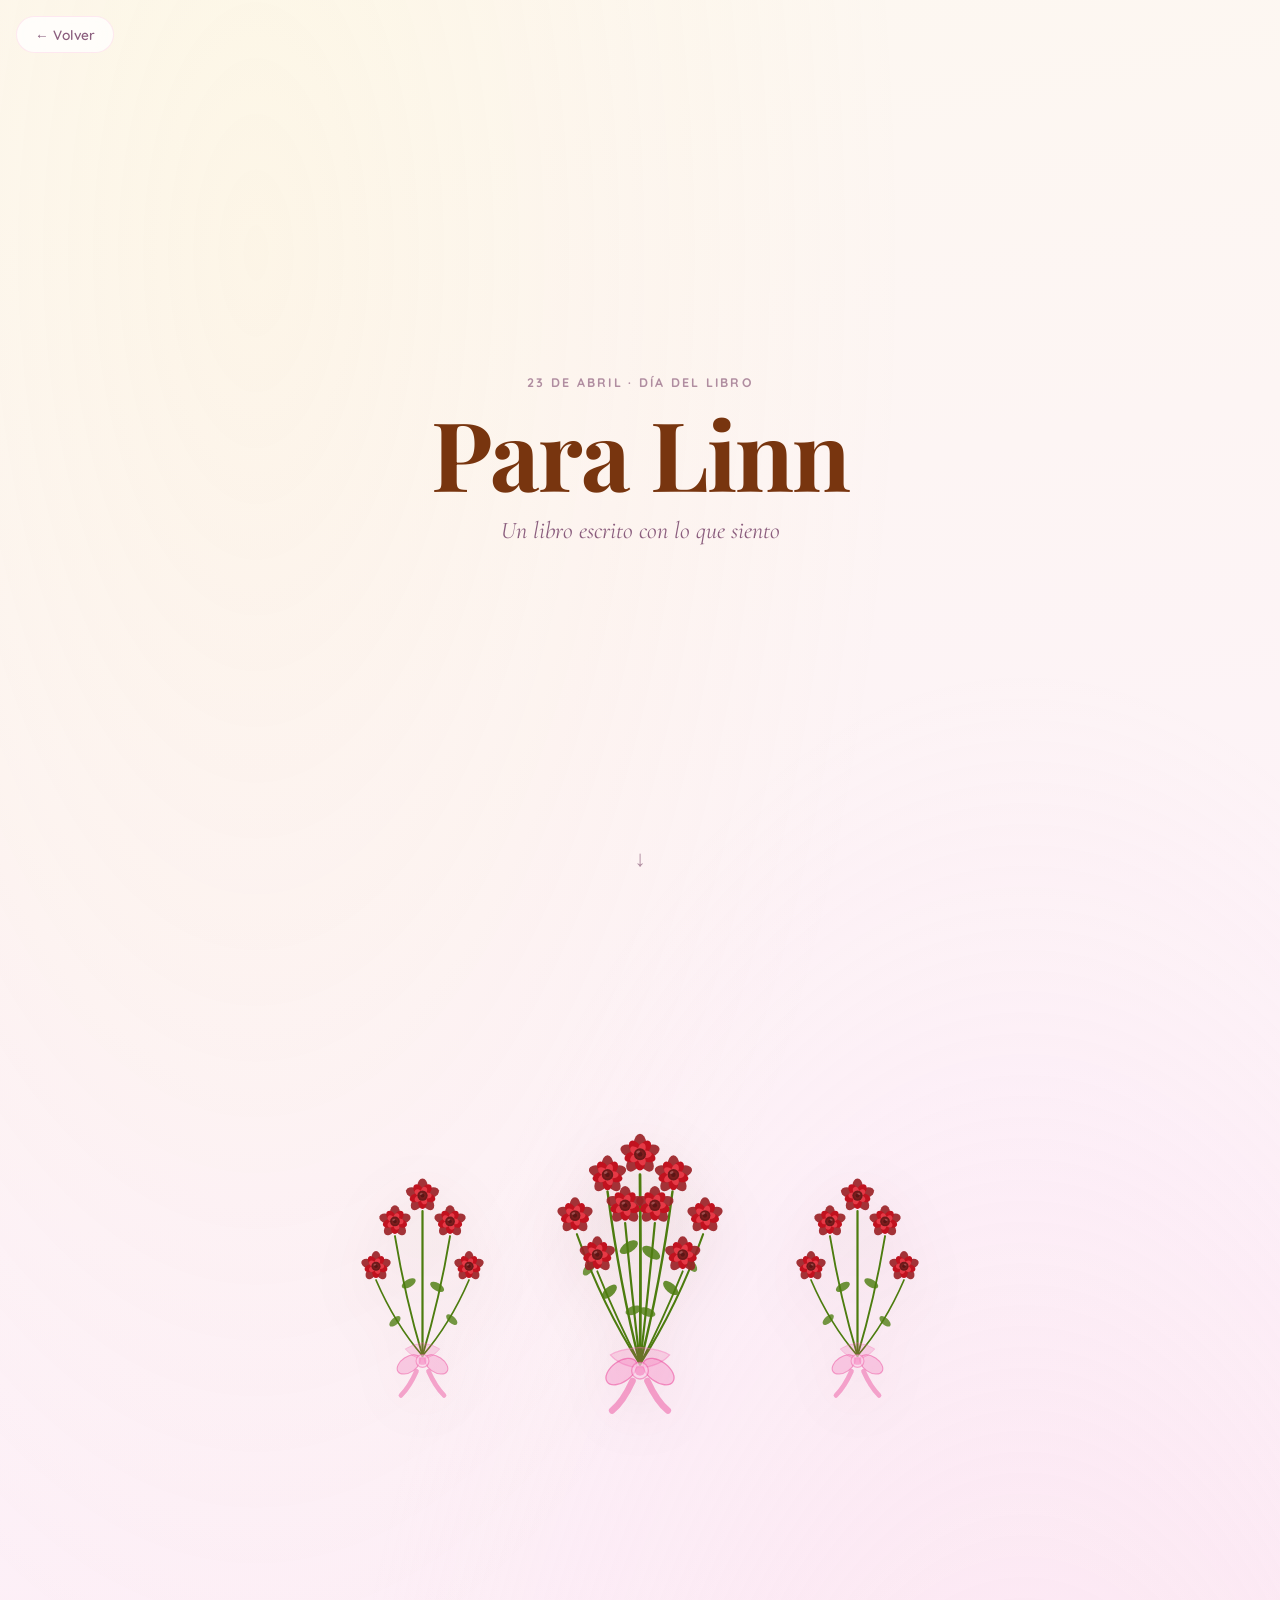
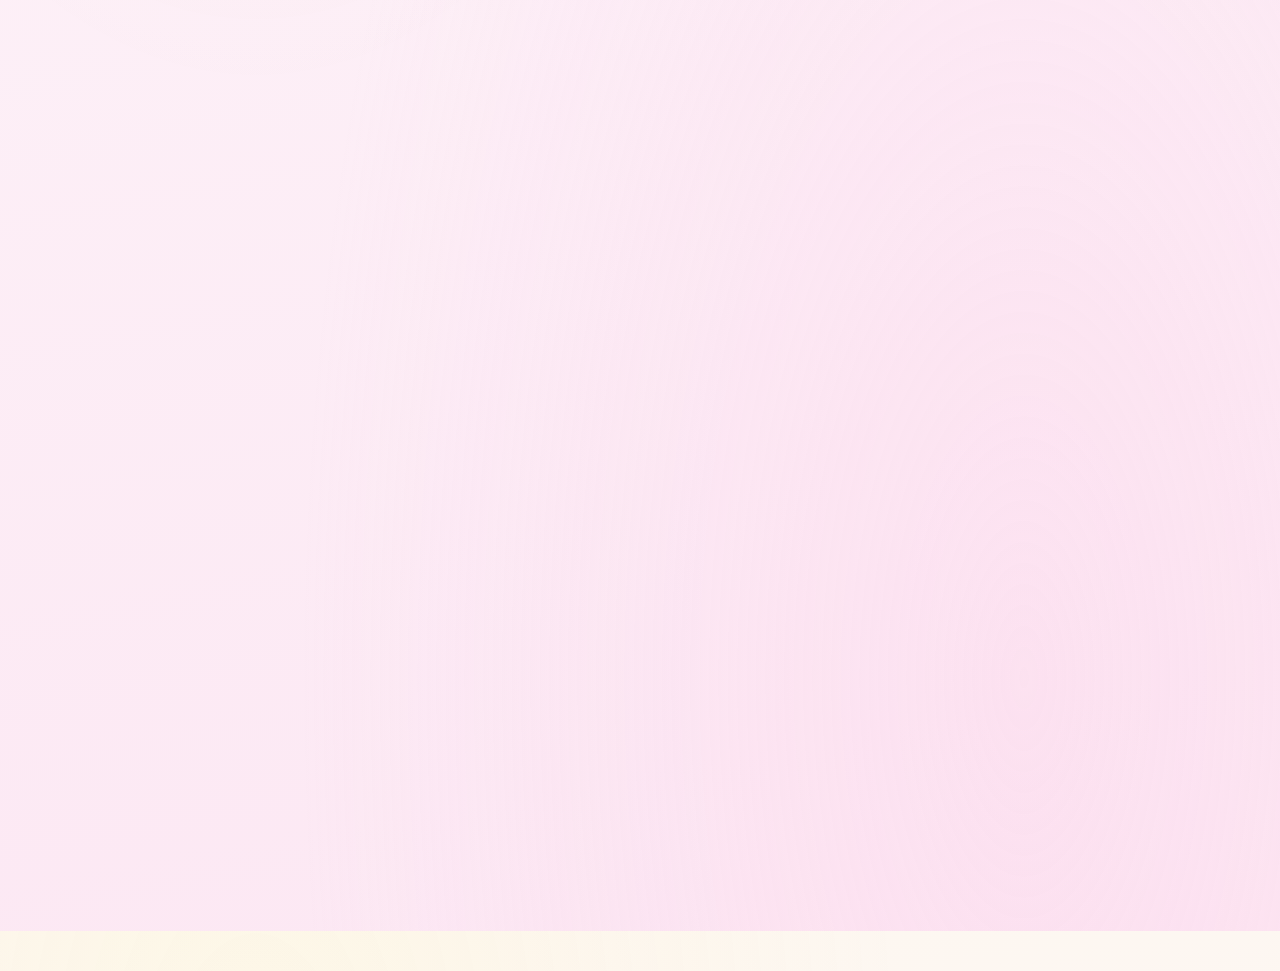
<file: libro.html>
<!DOCTYPE html>
<html lang="es">
<head>
  <meta charset="UTF-8">
  <meta name="viewport" content="width=device-width, initial-scale=1.0">
  <title>Día del Libro — Para Linn</title>
  <link rel="preconnect" href="https://fonts.googleapis.com">
  <link rel="preconnect" href="https://fonts.gstatic.com" crossorigin>
  <link href="https://fonts.googleapis.com/css2?family=Playfair+Display:ital,wght@0,400;0,600;0,700;1,400&family=Quicksand:wght@300;400;500;600;700&family=Cormorant+Garamond:ital,wght@0,400;0,500;1,400;1,500&display=swap" rel="stylesheet">
  <link rel="stylesheet" href="libro.css">
</head>
<body>

  <canvas id="fx" class="fx" aria-hidden="true"></canvas>
  <a class="back-link" href="index.html" id="backLink">← Volver</a>
  <button class="mute-btn" id="muteBtn" aria-label="Silenciar música" hidden>
    <span class="mute-icon-on">🔊</span>
    <span class="mute-icon-off">🔇</span>
  </button>

  <!-- ═══ HERO ═══ -->
  <section class="hero">
    <div class="hero-eyebrow">23 de Abril · Día del Libro</div>
    <h1 class="hero-title">Para Linn</h1>
    <p class="hero-sub">Un libro escrito con lo que siento</p>
    <div class="hero-scroll" aria-hidden="true">↓</div>
  </section>

  <!-- ═══ BOUQUET SECTION ═══ -->
  <section class="bouquet-section" id="bouquetSection">

    <div class="bouquet-trio" id="bouquetTrio">

      <!-- LEFT SMALL BOUQUET (5 roses) -->
      <svg class="bouq bouq-sm" id="bouqLeft" viewBox="0 0 180 310" xmlns="http://www.w3.org/2000/svg" aria-hidden="true">
        <defs>
          <symbol id="rs" viewBox="-18 -18 36 36" overflow="visible">
            <ellipse cx="0" cy="-11" rx="6"   ry="9"   fill="#9b2226" transform="rotate(0)"   opacity="0.92"/>
            <ellipse cx="0" cy="-11" rx="6"   ry="9"   fill="#9b2226" transform="rotate(72)"  opacity="0.92"/>
            <ellipse cx="0" cy="-11" rx="6"   ry="9"   fill="#9b2226" transform="rotate(144)" opacity="0.92"/>
            <ellipse cx="0" cy="-11" rx="6"   ry="9"   fill="#9b2226" transform="rotate(216)" opacity="0.92"/>
            <ellipse cx="0" cy="-11" rx="6"   ry="9"   fill="#9b2226" transform="rotate(288)" opacity="0.92"/>
            <ellipse cx="0" cy="-8"  rx="5"   ry="7.5" fill="#c1121f" transform="rotate(36)"  />
            <ellipse cx="0" cy="-8"  rx="5"   ry="7.5" fill="#c1121f" transform="rotate(108)" />
            <ellipse cx="0" cy="-8"  rx="5"   ry="7.5" fill="#c1121f" transform="rotate(180)" />
            <ellipse cx="0" cy="-8"  rx="5"   ry="7.5" fill="#c1121f" transform="rotate(252)" />
            <ellipse cx="0" cy="-8"  rx="5"   ry="7.5" fill="#c1121f" transform="rotate(324)" />
            <ellipse cx="0" cy="-5"  rx="3.5" ry="5.5" fill="#e63946" transform="rotate(18)"  />
            <ellipse cx="0" cy="-5"  rx="3.5" ry="5.5" fill="#e63946" transform="rotate(90)"  />
            <ellipse cx="0" cy="-5"  rx="3.5" ry="5.5" fill="#e63946" transform="rotate(162)" />
            <ellipse cx="0" cy="-5"  rx="3.5" ry="5.5" fill="#e63946" transform="rotate(234)" />
            <ellipse cx="0" cy="-5"  rx="3.5" ry="5.5" fill="#e63946" transform="rotate(306)" />
            <circle r="6"   fill="#6d1a1a"/>
            <circle r="4"   fill="#7b1d1d"/>
            <circle r="2.2" fill="#5c1515"/>
            <ellipse cx="-1.5" cy="-2" rx="1.8" ry="1.2" fill="rgba(255,210,210,0.25)" transform="rotate(-20 -1.5 -2)"/>
          </symbol>
        </defs>
        <!-- stems -->
        <path d="M 90 64  Q 90 155  90 232" stroke="#4d7c0f" stroke-width="2.6" fill="none" stroke-linecap="round"/>
        <path d="M 58 93  Q 70  165  90 232" stroke="#4d7c0f" stroke-width="2.2" fill="none" stroke-linecap="round"/>
        <path d="M 122 93 Q 110 165  90 232" stroke="#4d7c0f" stroke-width="2.2" fill="none" stroke-linecap="round"/>
        <path d="M 36 144 Q 58  195  90 232" stroke="#4d7c0f" stroke-width="2.0" fill="none" stroke-linecap="round"/>
        <path d="M 144 144 Q 122 195 90 232" stroke="#4d7c0f" stroke-width="2.0" fill="none" stroke-linecap="round"/>
        <!-- leaves -->
        <ellipse cx="74"  cy="148" rx="9" ry="4.5" fill="#4d7c0f" opacity="0.82" transform="rotate(-30 74 148)"/>
        <ellipse cx="107" cy="152" rx="9" ry="4.5" fill="#4d7c0f" opacity="0.82" transform="rotate(30 107 152)"/>
        <ellipse cx="58"  cy="192" rx="8" ry="4"   fill="#4d7c0f" opacity="0.78" transform="rotate(-42 58 192)"/>
        <ellipse cx="124" cy="190" rx="8" ry="4"   fill="#4d7c0f" opacity="0.78" transform="rotate(42 124 190)"/>
        <!-- bow gather -->
        <path d="M 70 224 Q 78 234 90 236 Q 102 234 110 224 Q 102 219 90 217 Q 78 219 70 224 Z" fill="rgba(236,72,153,0.18)" stroke="rgba(244,114,182,0.4)" stroke-width="1"/>
        <!-- bow loops -->
        <ellipse cx="74"  cy="242" rx="15" ry="9" fill="rgba(244,114,182,0.3)" stroke="rgba(236,72,153,0.5)" stroke-width="1.2" transform="rotate(-34 74 242)"/>
        <ellipse cx="106" cy="242" rx="15" ry="9" fill="rgba(244,114,182,0.3)" stroke="rgba(236,72,153,0.5)" stroke-width="1.2" transform="rotate(34 106 242)"/>
        <!-- bow tails -->
        <path d="M 83 250 Q 75 268 65 278"  stroke="rgba(236,72,153,0.45)" stroke-width="5.5" fill="none" stroke-linecap="round"/>
        <path d="M 97 250 Q 105 268 115 278" stroke="rgba(236,72,153,0.45)" stroke-width="5.5" fill="none" stroke-linecap="round"/>
        <!-- knot -->
        <circle cx="90" cy="238" r="7.5" fill="rgba(251,207,232,0.6)" stroke="rgba(236,72,153,0.4)" stroke-width="1.3"/>
        <circle cx="90" cy="238" r="4.5" fill="rgba(244,114,182,0.5)"/>
        <!-- roses -->
        <use href="#rs" x="72"  y="28"  width="36" height="36"/>
        <use href="#rs" x="41"  y="59"  width="34" height="34"/>
        <use href="#rs" x="105" y="59"  width="34" height="34"/>
        <use href="#rs" x="20"  y="112" width="32" height="32"/>
        <use href="#rs" x="128" y="112" width="32" height="32"/>
      </svg>

      <!-- CENTER LARGE BOUQUET (9 roses) -->
      <svg class="bouq bouq-lg" id="bouqCenter" viewBox="0 0 280 360" xmlns="http://www.w3.org/2000/svg" aria-hidden="true">
        <defs>
          <symbol id="rl" viewBox="-20 -20 40 40" overflow="visible">
            <ellipse cx="0" cy="-12" rx="6.5" ry="10"  fill="#9b2226" transform="rotate(0)"   opacity="0.92"/>
            <ellipse cx="0" cy="-12" rx="6.5" ry="10"  fill="#9b2226" transform="rotate(72)"  opacity="0.92"/>
            <ellipse cx="0" cy="-12" rx="6.5" ry="10"  fill="#9b2226" transform="rotate(144)" opacity="0.92"/>
            <ellipse cx="0" cy="-12" rx="6.5" ry="10"  fill="#9b2226" transform="rotate(216)" opacity="0.92"/>
            <ellipse cx="0" cy="-12" rx="6.5" ry="10"  fill="#9b2226" transform="rotate(288)" opacity="0.92"/>
            <ellipse cx="0" cy="-9"  rx="5.5" ry="8.5" fill="#c1121f" transform="rotate(36)" />
            <ellipse cx="0" cy="-9"  rx="5.5" ry="8.5" fill="#c1121f" transform="rotate(108)"/>
            <ellipse cx="0" cy="-9"  rx="5.5" ry="8.5" fill="#c1121f" transform="rotate(180)"/>
            <ellipse cx="0" cy="-9"  rx="5.5" ry="8.5" fill="#c1121f" transform="rotate(252)"/>
            <ellipse cx="0" cy="-9"  rx="5.5" ry="8.5" fill="#c1121f" transform="rotate(324)"/>
            <ellipse cx="0" cy="-6"  rx="4"   ry="6.5" fill="#e63946" transform="rotate(18)" />
            <ellipse cx="0" cy="-6"  rx="4"   ry="6.5" fill="#e63946" transform="rotate(90)" />
            <ellipse cx="0" cy="-6"  rx="4"   ry="6.5" fill="#e63946" transform="rotate(162)"/>
            <ellipse cx="0" cy="-6"  rx="4"   ry="6.5" fill="#e63946" transform="rotate(234)"/>
            <ellipse cx="0" cy="-6"  rx="4"   ry="6.5" fill="#e63946" transform="rotate(306)"/>
            <circle r="6.5" fill="#6d1a1a"/>
            <circle r="4.5" fill="#7b1d1d"/>
            <circle r="2.5" fill="#5c1515"/>
            <ellipse cx="-2" cy="-2.5" rx="2.2" ry="1.4" fill="rgba(255,210,210,0.28)" transform="rotate(-25 -2 -2.5)"/>
          </symbol>
        </defs>
        <!-- stems -->
        <path d="M 140 74  Q 141 190 140 278" stroke="#4d7c0f" stroke-width="3"   fill="none" stroke-linecap="round"/>
        <path d="M 105 92  Q 118 192 140 278" stroke="#4d7c0f" stroke-width="2.6" fill="none" stroke-linecap="round"/>
        <path d="M 175 92  Q 162 192 140 278" stroke="#4d7c0f" stroke-width="2.6" fill="none" stroke-linecap="round"/>
        <path d="M 72  138 Q 100 216 140 278" stroke="#4d7c0f" stroke-width="2.2" fill="none" stroke-linecap="round"/>
        <path d="M 124 126 Q 131 200 140 278" stroke="#4d7c0f" stroke-width="2.4" fill="none" stroke-linecap="round"/>
        <path d="M 156 126 Q 149 200 140 278" stroke="#4d7c0f" stroke-width="2.4" fill="none" stroke-linecap="round"/>
        <path d="M 208 138 Q 180 216 140 278" stroke="#4d7c0f" stroke-width="2.2" fill="none" stroke-linecap="round"/>
        <path d="M 94  178 Q 116 232 140 278" stroke="#4d7c0f" stroke-width="2.0" fill="none" stroke-linecap="round"/>
        <path d="M 186 178 Q 164 232 140 278" stroke="#4d7c0f" stroke-width="2.0" fill="none" stroke-linecap="round"/>
        <!-- leaves -->
        <ellipse cx="128" cy="152" rx="11" ry="5.5" fill="#4d7c0f" opacity="0.85" transform="rotate(-32 128 152)"/>
        <ellipse cx="152" cy="158" rx="11" ry="5.5" fill="#4d7c0f" opacity="0.85" transform="rotate(32 152 158)"/>
        <ellipse cx="107" cy="200" rx="10" ry="5"   fill="#4d7c0f" opacity="0.85" transform="rotate(-42 107 200)"/>
        <ellipse cx="173" cy="196" rx="10" ry="5"   fill="#4d7c0f" opacity="0.85" transform="rotate(42 173 196)"/>
        <ellipse cx="133" cy="220" rx="9"  ry="4.5" fill="#4d7c0f" opacity="0.8"  transform="rotate(-20 133 220)"/>
        <ellipse cx="148" cy="222" rx="9"  ry="4.5" fill="#4d7c0f" opacity="0.8"  transform="rotate(20 148 222)"/>
        <ellipse cx="85"  cy="175" rx="9"  ry="4.5" fill="#4d7c0f" opacity="0.78" transform="rotate(-52 85 175)"/>
        <ellipse cx="195" cy="171" rx="9"  ry="4.5" fill="#4d7c0f" opacity="0.78" transform="rotate(52 195 171)"/>
        <!-- bow gather -->
        <path d="M 108 268 Q 118 280 140 282 Q 162 280 172 268 Q 162 262 140 260 Q 118 262 108 268 Z" fill="rgba(236,72,153,0.18)" stroke="rgba(244,114,182,0.45)" stroke-width="1.2"/>
        <!-- bow loops -->
        <ellipse cx="120" cy="286" rx="19" ry="11" fill="rgba(244,114,182,0.32)" stroke="rgba(236,72,153,0.55)" stroke-width="1.4" transform="rotate(-36 120 286)"/>
        <ellipse cx="160" cy="286" rx="19" ry="11" fill="rgba(244,114,182,0.32)" stroke="rgba(236,72,153,0.55)" stroke-width="1.4" transform="rotate(36 160 286)"/>
        <!-- tails -->
        <path d="M 132 296 Q 122 318 110 328" stroke="rgba(236,72,153,0.48)" stroke-width="7"   fill="none" stroke-linecap="round"/>
        <path d="M 148 296 Q 158 318 170 328" stroke="rgba(236,72,153,0.48)" stroke-width="7"   fill="none" stroke-linecap="round"/>
        <!-- knot -->
        <circle cx="140" cy="285" r="9"   fill="rgba(251,207,232,0.65)" stroke="rgba(236,72,153,0.45)" stroke-width="1.5"/>
        <circle cx="140" cy="285" r="5.5" fill="rgba(244,114,182,0.55)"/>
        <!-- roses -->
        <use href="#rl" x="120" y="32"  width="40" height="40"/>
        <use href="#rl" x="86"  y="55"  width="38" height="38"/>
        <use href="#rl" x="157" y="55"  width="38" height="38"/>
        <use href="#rl" x="52"  y="100" width="36" height="36"/>
        <use href="#rl" x="105" y="88"  width="38" height="38"/>
        <use href="#rl" x="137" y="88"  width="38" height="38"/>
        <use href="#rl" x="192" y="100" width="36" height="36"/>
        <use href="#rl" x="76"  y="142" width="36" height="36"/>
        <use href="#rl" x="168" y="142" width="36" height="36"/>
      </svg>

      <!-- RIGHT SMALL BOUQUET (mirrored via wrapper) -->
      <div class="bouq-flip-wrap">
        <svg class="bouq bouq-sm" id="bouqRight" viewBox="0 0 180 310" xmlns="http://www.w3.org/2000/svg" aria-hidden="true">
          <defs>
            <symbol id="rr" viewBox="-18 -18 36 36" overflow="visible">
              <ellipse cx="0" cy="-11" rx="6"   ry="9"   fill="#9b2226" transform="rotate(0)"   opacity="0.92"/>
              <ellipse cx="0" cy="-11" rx="6"   ry="9"   fill="#9b2226" transform="rotate(72)"  opacity="0.92"/>
              <ellipse cx="0" cy="-11" rx="6"   ry="9"   fill="#9b2226" transform="rotate(144)" opacity="0.92"/>
              <ellipse cx="0" cy="-11" rx="6"   ry="9"   fill="#9b2226" transform="rotate(216)" opacity="0.92"/>
              <ellipse cx="0" cy="-11" rx="6"   ry="9"   fill="#9b2226" transform="rotate(288)" opacity="0.92"/>
              <ellipse cx="0" cy="-8"  rx="5"   ry="7.5" fill="#c1121f" transform="rotate(36)"  />
              <ellipse cx="0" cy="-8"  rx="5"   ry="7.5" fill="#c1121f" transform="rotate(108)" />
              <ellipse cx="0" cy="-8"  rx="5"   ry="7.5" fill="#c1121f" transform="rotate(180)" />
              <ellipse cx="0" cy="-8"  rx="5"   ry="7.5" fill="#c1121f" transform="rotate(252)" />
              <ellipse cx="0" cy="-8"  rx="5"   ry="7.5" fill="#c1121f" transform="rotate(324)" />
              <ellipse cx="0" cy="-5"  rx="3.5" ry="5.5" fill="#e63946" transform="rotate(18)"  />
              <ellipse cx="0" cy="-5"  rx="3.5" ry="5.5" fill="#e63946" transform="rotate(90)"  />
              <ellipse cx="0" cy="-5"  rx="3.5" ry="5.5" fill="#e63946" transform="rotate(162)" />
              <ellipse cx="0" cy="-5"  rx="3.5" ry="5.5" fill="#e63946" transform="rotate(234)" />
              <ellipse cx="0" cy="-5"  rx="3.5" ry="5.5" fill="#e63946" transform="rotate(306)" />
              <circle r="6"   fill="#6d1a1a"/>
              <circle r="4"   fill="#7b1d1d"/>
              <circle r="2.2" fill="#5c1515"/>
              <ellipse cx="-1.5" cy="-2" rx="1.8" ry="1.2" fill="rgba(255,210,210,0.25)" transform="rotate(-20 -1.5 -2)"/>
            </symbol>
          </defs>
          <path d="M 90 64  Q 90 155  90 232"  stroke="#4d7c0f" stroke-width="2.6" fill="none" stroke-linecap="round"/>
          <path d="M 58 93  Q 70  165  90 232"  stroke="#4d7c0f" stroke-width="2.2" fill="none" stroke-linecap="round"/>
          <path d="M 122 93 Q 110 165  90 232"  stroke="#4d7c0f" stroke-width="2.2" fill="none" stroke-linecap="round"/>
          <path d="M 36 144 Q 58  195  90 232"  stroke="#4d7c0f" stroke-width="2.0" fill="none" stroke-linecap="round"/>
          <path d="M 144 144 Q 122 195 90 232"  stroke="#4d7c0f" stroke-width="2.0" fill="none" stroke-linecap="round"/>
          <ellipse cx="74"  cy="148" rx="9" ry="4.5" fill="#4d7c0f" opacity="0.82" transform="rotate(-30 74 148)"/>
          <ellipse cx="107" cy="152" rx="9" ry="4.5" fill="#4d7c0f" opacity="0.82" transform="rotate(30 107 152)"/>
          <ellipse cx="58"  cy="192" rx="8" ry="4"   fill="#4d7c0f" opacity="0.78" transform="rotate(-42 58 192)"/>
          <ellipse cx="124" cy="190" rx="8" ry="4"   fill="#4d7c0f" opacity="0.78" transform="rotate(42 124 190)"/>
          <path d="M 70 224 Q 78 234 90 236 Q 102 234 110 224 Q 102 219 90 217 Q 78 219 70 224 Z" fill="rgba(236,72,153,0.18)" stroke="rgba(244,114,182,0.4)" stroke-width="1"/>
          <ellipse cx="74"  cy="242" rx="15" ry="9" fill="rgba(244,114,182,0.3)" stroke="rgba(236,72,153,0.5)" stroke-width="1.2" transform="rotate(-34 74 242)"/>
          <ellipse cx="106" cy="242" rx="15" ry="9" fill="rgba(244,114,182,0.3)" stroke="rgba(236,72,153,0.5)" stroke-width="1.2" transform="rotate(34 106 242)"/>
          <path d="M 83 250 Q 75 268 65 278"   stroke="rgba(236,72,153,0.45)" stroke-width="5.5" fill="none" stroke-linecap="round"/>
          <path d="M 97 250 Q 105 268 115 278"  stroke="rgba(236,72,153,0.45)" stroke-width="5.5" fill="none" stroke-linecap="round"/>
          <circle cx="90" cy="238" r="7.5" fill="rgba(251,207,232,0.6)" stroke="rgba(236,72,153,0.4)" stroke-width="1.3"/>
          <circle cx="90" cy="238" r="4.5" fill="rgba(244,114,182,0.5)"/>
          <use href="#rr" x="72"  y="28"  width="36" height="36"/>
          <use href="#rr" x="41"  y="59"  width="34" height="34"/>
          <use href="#rr" x="105" y="59"  width="34" height="34"/>
          <use href="#rr" x="20"  y="112" width="32" height="32"/>
          <use href="#rr" x="128" y="112" width="32" height="32"/>
        </svg>
      </div>

    </div><!-- /bouquet-trio -->

    <p class="bouquet-caption" id="bouquetCaption">Para vos.</p>
    <button class="open-book-btn" id="openBookBtn">Abrir el libro</button>

  </section>

  <!-- ═══ BOOK SECTION ═══ -->
  <section class="book-section" id="bookSection">

    <div class="book-wrapper">
      <div class="book-bookmark" aria-hidden="true"></div>
      <div class="book-spine-bar"></div>
      <div class="flip-stage" id="flipStage">
        <div class="flip-page" id="flipPage"></div>
      </div>
    </div>

    <div class="book-nav">
      <button class="nav-btn" id="prevBtn" aria-label="Página anterior" disabled>‹</button>
      <div class="page-dots" id="pageDots"></div>
      <button class="nav-btn" id="nextBtn" aria-label="Página siguiente">›</button>
    </div>

    <p class="swipe-hint" aria-hidden="true">deslizá para pasar</p>

  </section>

  <!-- ═══ ENVELOPE OVERLAY (before the book opens) ═══ -->
  <div class="envelope-overlay" id="envelopeOverlay" aria-hidden="true">
    <div class="envelope-scene">
      <div class="envelope" id="envelope">
        <div class="env-shadow"></div>
        <div class="env-body">
          <div class="env-inner-fold"></div>
        </div>
        <div class="env-flap" id="envFlap"></div>
        <button class="env-seal" id="envSeal" aria-label="Abrir el sello">
          <span class="seal-ring"></span>
          <span class="seal-char">G</span>
          <span class="seal-crack seal-crack-1"></span>
          <span class="seal-crack seal-crack-2"></span>
          <span class="seal-crack seal-crack-3"></span>
        </button>
      </div>
      <p class="env-hint" id="envHint">Tocá el sello para abrir</p>
    </div>
  </div>

  <!-- ═══ GOODBYE OVERLAY (when leaving) ═══ -->
  <div class="goodbye-overlay" id="goodbyeOverlay" aria-hidden="true">
    <div class="goodbye-card">
      <div class="goodbye-heart">💕</div>
      <p class="goodbye-text">Gracias por leerme</p>
      <p class="goodbye-sub">— Siempre, Gon.</p>
    </div>
  </div>

  <audio id="bgMusic" src="sparks.mp3" loop preload="auto"></audio>

  <script src="libro.js"></script>
</body>
</html>
</file>
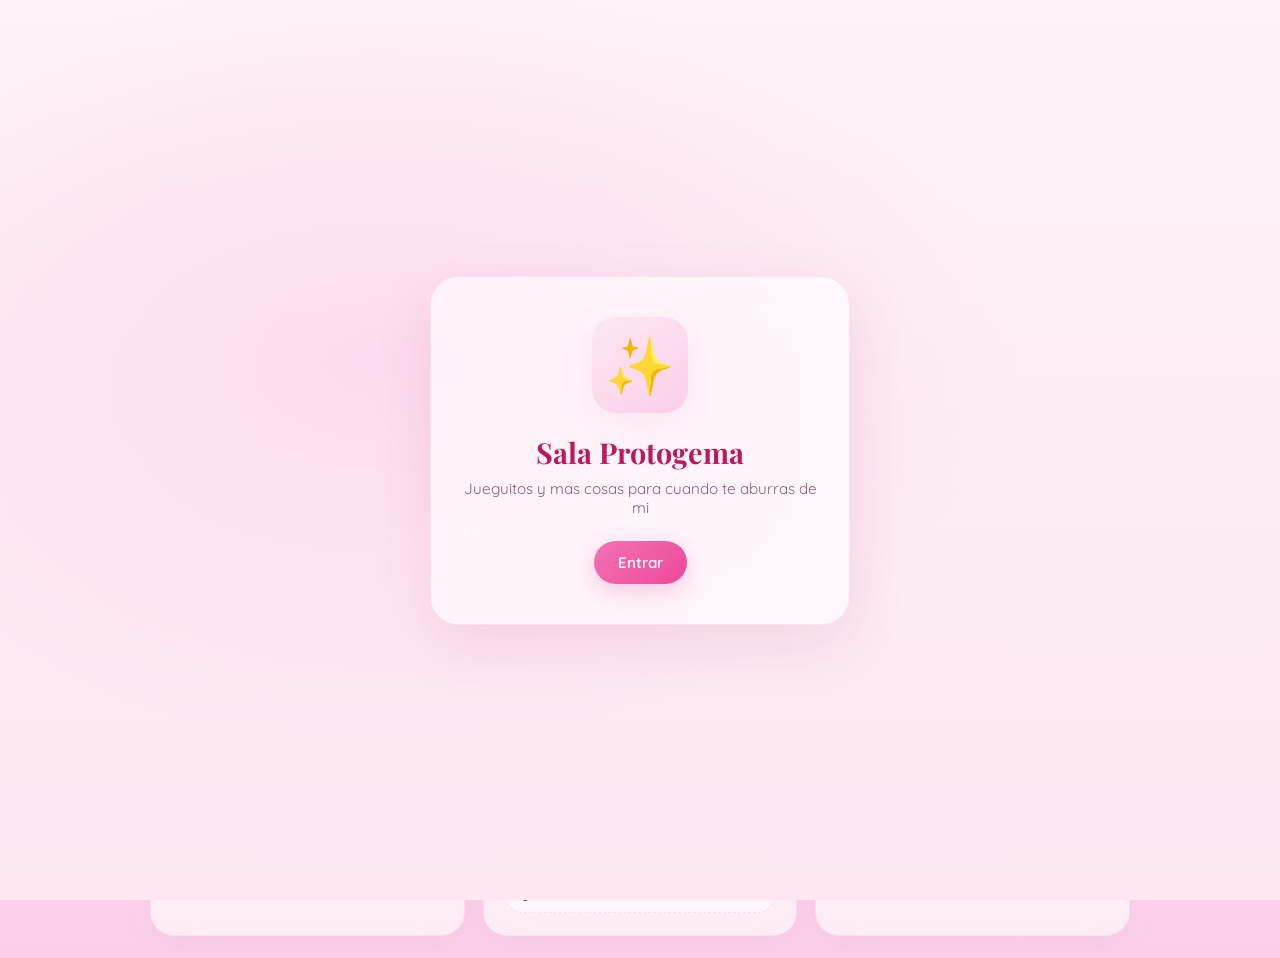
<file: secret.html>
<!DOCTYPE html>
<html lang="es">
<head>
  <meta charset="UTF-8">
  <meta name="viewport" content="width=device-width, initial-scale=1.0">
  <title>Sala Protogema — Para Linn</title>
  <link rel="preconnect" href="https://fonts.googleapis.com">
  <link rel="preconnect" href="https://fonts.gstatic.com" crossorigin>
  <link href="https://fonts.googleapis.com/css2?family=Playfair+Display:ital,wght@0,400;0,600;0,700;1,400&family=Quicksand:wght@300;400;500;600;700&display=swap" rel="stylesheet">
  <link rel="stylesheet" href="secret.css">
</head>
<body>

  <!-- PORTAL -->
  <section class="portal show" id="portal" aria-hidden="false">
    <div class="portal-card">
      <div class="portal-icon">✨</div>
      <h2>Sala Protogema</h2>
      <p>Jueguitos y mas cosas para cuando te aburras de mi</p>
      <button class="btn btn-primary" id="enterBtn">Entrar</button>
    </div>
  </section>

  <!-- PETALS CANVAS -->
  <canvas id="fx" class="fx" aria-hidden="true"></canvas>

  <!-- AINO -->
  <div class="aino-layer" id="ainoLayer" aria-hidden="true"></div>

  <!-- AINO BUBBLE -->
  <div class="aino-bubble" id="ainoBubble" aria-hidden="true">
    <div class="aino-bubble-title">Aino dice:</div>
    <div class="aino-bubble-text" id="ainoBubbleText">—</div>
  </div>

  <header class="top-bar">
    <a class="back-link" href="bonitas.html">← Volver</a>
    <h1 class="page-title">Sala Protogema</h1>
    <p class="page-sub">Jueguitos y mas cosas para cuando te aburras de mi</p>
  </header>

  <main class="grid">

    <!-- WISH DIARIO -->
    <section class="panel">
      <h2>Wish diario 🌟</h2>
      <p>Apretá para una "recompensa".</p>
      <button id="wishBtn" class="btn btn-primary">Pedir deseo</button>
      <div class="result" id="wishResult"></div>
    </section>

    <!-- PUNTERÍA -->
    <section class="panel">
      <h2>Puntería ⭐</h2>
      <p>A que no haces 25pts en 10 segundos...</p>
      <button id="starsBtn" class="btn btn-soft">Jugar</button>
      <div class="result" id="starsResult"></div>
      <div class="arena" id="arena" aria-hidden="true"></div>
    </section>

    <!-- MENSAJITO -->
    <section class="panel">
      <h2>Mensajito 💌</h2>
      <p>Un mensajito al azar.</p>
      <button id="msgBtn" class="btn btn-soft">Dame uno</button>
      <div class="result" id="msgResult"></div>
    </section>

    <!-- REGALITO -->
    <section class="panel">
      <h2>Regalito 🎁</h2>
      <p>Apretá la cajita para abrir un premio.</p>
      <div class="gift-wrap">
        <button id="giftBox" class="gift-box" aria-label="Regalo 3D">
          <div class="gift-inner">
            <div class="gift-lid">
              <div class="bow">🎀</div>
            </div>
            <div class="gift-body">
              <div class="ribbon-v"></div>
              <div class="ribbon-h"></div>
              <div class="gift-front">Tocame</div>
            </div>
          </div>
        </button>
        <div class="oracle-actions">
          <button id="giftOpen" class="btn btn-soft">Abrir</button>
          <button id="giftReset" class="btn btn-soft">Reset</button>
        </div>
        <div class="result" id="giftResult">—</div>
      </div>
    </section>

    <!-- MÚSICA -->
    <section class="panel">
      <h2>Musica 🎵</h2>
      <p>Una mini melodía. (Activá sonido y andá probando)</p>
      <div class="music-row">
        <button id="musicToggle" class="btn btn-primary">Sonido: OFF</button>
        <button id="musicRandom" class="btn btn-soft">Random</button>
        <button id="musicClear" class="btn btn-soft">Vaciar</button>
      </div>
      <div class="seq" id="seq" aria-label="Secuenciador"></div>
      <div class="result" id="musicResult">Si te gusta una combinación, dejala guardada</div>
    </section>

    <!-- CARTA -->
    <section class="panel">
      <h2>Carta 💌</h2>
      <p>Tocá para abrir la cartita.</p>
      <button class="btn btn-soft" id="openLetter">Abrir carta</button>
      <div class="result" id="letterHint">Se abre con una animación linda ✨</div>
    </section>

  </main>

  <!-- POPUP CARTA -->
  <section class="letter-modal" id="letterModal" aria-hidden="true">
    <article class="letter-card">
      <div class="letter-top">
        <div class="stamp">💮</div>
        <button class="letter-close" id="closeLetter" aria-label="Cerrar">✕</button>
      </div>
      <h3 class="letter-title">Para Linn</h3>
      <p class="letter-text" id="letterText">—</p>
      <div class="letter-actions">
        <button class="btn btn-primary" id="newLetter">Otra carta</button>
        <button class="btn btn-soft" id="copyLetter">Copiar</button>
      </div>
    </article>
  </section>

  <script src="secret.js"></script>
</body>
</html>
</file>
<file: style.css>
@import url('https://fonts.googleapis.com/css2?family=Playfair+Display:ital,wght@0,400;0,600;0,700;1,400&family=Quicksand:wght@300;400;500;600;700&display=swap');

*, *::before, *::after {
  margin: 0;
  padding: 0;
  box-sizing: border-box;
}

html {
  -webkit-font-smoothing: antialiased;
  -moz-osx-font-smoothing: grayscale;
}

body {
  min-height: 100dvh;
  font-family: 'Quicksand', 'Segoe UI', sans-serif;
  color: #3d1f35;
  background:
    radial-gradient(ellipse at 20% 50%, rgba(251,207,232,0.5) 0%, transparent 50%),
    radial-gradient(ellipse at 80% 20%, rgba(253,164,175,0.3) 0%, transparent 50%),
    radial-gradient(ellipse at 50% 100%, rgba(249,168,212,0.4) 0%, transparent 50%),
    linear-gradient(180deg, #fdf2f8 0%, #fce7f3 50%, #fbcfe8 100%);
  display: flex;
  align-items: center;
  justify-content: center;
  overflow-x: hidden;
}

/* ========================
   PARTICLES
======================== */
.particles {
  position: fixed;
  inset: 0;
  pointer-events: none;
  z-index: 0;
  overflow: hidden;
}

.particle {
  position: absolute;
  border-radius: 50%;
  background: radial-gradient(circle, rgba(244,114,182,0.5), rgba(244,114,182,0.05));
  animation: particleFloat linear infinite;
  will-change: transform;
}

@keyframes particleFloat {
  0% {
    transform: translateY(0) translateX(0) scale(0);
    opacity: 0;
  }
  10% {
    opacity: 0.7;
    transform: translateY(-10vh) translateX(8px) scale(1);
  }
  90% {
    opacity: 0.5;
  }
  100% {
    transform: translateY(-105vh) translateX(-8px) scale(0.2);
    opacity: 0;
  }
}

/* ========================
   LANDING
======================== */
.landing {
  position: relative;
  z-index: 1;
  width: 100%;
  min-height: 100dvh;
  display: flex;
  align-items: center;
  justify-content: center;
  padding: 40px 24px;
}

.landing-content {
  text-align: center;
  max-width: 860px;
  width: 100%;
}

.title {
  font-family: 'Playfair Display', Georgia, serif;
  font-size: clamp(3rem, 10vw, 5rem);
  font-weight: 700;
  color: #be185d;
  letter-spacing: -0.03em;
  line-height: 1.1;
  text-shadow: 0 4px 30px rgba(190,24,93,0.12);
  margin-bottom: 16px;
}

.subtitle {
  font-size: clamp(1rem, 3vw, 1.3rem);
  font-weight: 400;
  color: #8b5e7e;
  margin-bottom: 56px;
  letter-spacing: 0.01em;
}

/* ========================
   CHOICE CARDS
======================== */
.choices {
  display: grid;
  grid-template-columns: repeat(2, 1fr);
  gap: 28px;
  margin-bottom: 48px;
}

.choice-card {
  position: relative;
  display: flex;
  flex-direction: column;
  align-items: center;
  text-align: center;
  text-decoration: none;
  color: inherit;
  background: rgba(255,255,255,0.55);
  backdrop-filter: blur(24px);
  -webkit-backdrop-filter: blur(24px);
  border: 1px solid rgba(244,114,182,0.18);
  border-radius: 28px;
  padding: 40px 32px 32px;
  overflow: hidden;
  transition:
    transform 0.5s cubic-bezier(0.4,0,0.2,1),
    box-shadow 0.5s cubic-bezier(0.4,0,0.2,1),
    border-color 0.5s ease;
}

.choice-glow {
  position: absolute;
  top: -50%;
  left: -50%;
  width: 200%;
  height: 200%;
  background: radial-gradient(circle at center, rgba(244,114,182,0.08), transparent 50%);
  opacity: 0;
  transition: opacity 0.6s ease;
  pointer-events: none;
}

.choice-card:hover {
  transform: translateY(-10px);
  box-shadow:
    0 24px 80px rgba(190,24,93,0.12),
    0 8px 32px rgba(190,24,93,0.08);
  border-color: rgba(244,114,182,0.35);
}

.choice-card:hover .choice-glow {
  opacity: 1;
}

.choice-icon {
  font-size: 2.8rem;
  width: 88px;
  height: 88px;
  display: flex;
  align-items: center;
  justify-content: center;
  background: linear-gradient(145deg, #fce7f3, #fbcfe8);
  border-radius: 22px;
  margin-bottom: 24px;
  box-shadow:
    0 8px 32px rgba(244,114,182,0.12),
    inset 0 -2px 4px rgba(244,114,182,0.1);
  transition: transform 0.4s cubic-bezier(0.4,0,0.2,1);
}

.choice-card:hover .choice-icon {
  transform: scale(1.08) rotate(-3deg);
}

.choice-card h2 {
  font-family: 'Playfair Display', serif;
  font-size: 1.5rem;
  font-weight: 600;
  color: #be185d;
  margin-bottom: 10px;
}

.choice-card > p {
  font-size: 0.95rem;
  color: #8b5e7e;
  line-height: 1.55;
  margin-bottom: 20px;
  flex-grow: 1;
}

.choice-footer {
  width: 100%;
  display: flex;
  justify-content: center;
}

.choice-arrow {
  display: inline-flex;
  align-items: center;
  gap: 6px;
  padding: 10px 28px;
  border-radius: 999px;
  background: linear-gradient(135deg, #f472b6, #ec4899);
  color: white;
  font-weight: 600;
  font-size: 0.9rem;
  letter-spacing: 0.02em;
  box-shadow: 0 8px 24px rgba(236,72,153,0.25);
  transition:
    transform 0.3s ease,
    box-shadow 0.3s ease;
}

.choice-card:hover .choice-arrow {
  transform: translateY(-2px);
  box-shadow: 0 12px 32px rgba(236,72,153,0.35);
}

/* Libro card special accent */
.card-libro .choice-icon {
  background: linear-gradient(145deg, #fef3c7, #fde68a);
  box-shadow:
    0 8px 32px rgba(180,130,40,0.12),
    inset 0 -2px 4px rgba(180,130,40,0.1);
}

.card-libro h2 {
  color: #92400e;
}

.card-libro .choice-arrow {
  background: linear-gradient(135deg, #d4a574, #b8860b);
  box-shadow: 0 8px 24px rgba(180,130,40,0.25);
}

.card-libro:hover .choice-arrow {
  box-shadow: 0 12px 32px rgba(180,130,40,0.35);
}

/* Signature */
.signature {
  font-size: 0.85rem;
  color: #b08da0;
  font-weight: 400;
}

/* ========================
   REVEAL ANIMATIONS
======================== */
.reveal {
  opacity: 0;
  transform: translateY(32px);
  animation: revealUp 1s cubic-bezier(0.4,0,0.2,1) forwards;
}

.delay-1 { animation-delay: 0.15s; }
.delay-2 { animation-delay: 0.35s; }
.delay-3 { animation-delay: 0.55s; }

@keyframes revealUp {
  to {
    opacity: 1;
    transform: translateY(0);
  }
}

/* ========================
   RESPONSIVE
======================== */
@media (max-width: 680px) {
  .choices {
    grid-template-columns: 1fr;
    gap: 20px;
  }

  .choice-card {
    padding: 32px 24px 28px;
  }

  .landing {
    padding: 32px 16px;
  }

  .subtitle {
    margin-bottom: 40px;
  }
}


/* ── Tarjeta Día del Lector ── */
.choices { grid-template-columns: repeat(3, 1fr); }

.card-lector .choice-icon {
  background: linear-gradient(145deg, #ede9fe, #ddd6fe);
  color: #6d28d9;
  box-shadow:
    0 8px 32px rgba(109,40,217,.14),
    inset 0 -2px 4px rgba(109,40,217,.1);
}

.card-lector h2 { color: #6d28d9; }

.card-lector .choice-arrow {
  background: linear-gradient(135deg, #a78bfa, #7c3aed);
  box-shadow: 0 8px 24px rgba(124,58,237,.25);
}

.card-lector:hover .choice-arrow {
  box-shadow: 0 12px 32px rgba(124,58,237,.35);
}

@media (max-width: 980px) {
  .choices { grid-template-columns: repeat(2, 1fr); }
}
@media (max-width: 680px) {
  .choices { grid-template-columns: 1fr; }
}
</file>
<file: bonitas.css>
@import url('https://fonts.googleapis.com/css2?family=Playfair+Display:ital,wght@0,400;0,600;0,700;1,400&family=Quicksand:wght@300;400;500;600;700&display=swap');

*, *::before, *::after {
  margin: 0;
  padding: 0;
  box-sizing: border-box;
}

body {
  min-height: 100dvh;
  font-family: 'Quicksand', 'Segoe UI', sans-serif;
  color: #3d1f35;
  background:
    radial-gradient(ellipse at 20% 50%, rgba(251,207,232,0.5) 0%, transparent 50%),
    radial-gradient(ellipse at 80% 20%, rgba(253,164,175,0.3) 0%, transparent 50%),
    linear-gradient(180deg, #fdf2f8 0%, #fce7f3 50%, #fbcfe8 100%);
  overflow-x: hidden;
  padding: 24px;
}

/* Particles */
.particles {
  position: fixed;
  inset: 0;
  pointer-events: none;
  z-index: 0;
  overflow: hidden;
}

.particle {
  position: absolute;
  border-radius: 50%;
  background: radial-gradient(circle, rgba(244,114,182,0.5), rgba(244,114,182,0.05));
  animation: particleFloat linear infinite;
  will-change: transform;
}

@keyframes particleFloat {
  0% { transform: translateY(0) scale(0); opacity: 0; }
  10% { opacity: 0.7; transform: translateY(-10vh) scale(1); }
  90% { opacity: 0.5; }
  100% { transform: translateY(-105vh) scale(0.2); opacity: 0; }
}

/* ========================
   TOP BAR
======================== */
.top-bar {
  max-width: 720px;
  margin: 0 auto 24px;
  background: rgba(255,255,255,0.6);
  backdrop-filter: blur(20px);
  -webkit-backdrop-filter: blur(20px);
  border: 1px solid rgba(244,114,182,0.15);
  border-radius: 20px;
  padding: 18px 24px;
  position: relative;
  z-index: 1;
}

.back-link {
  display: inline-block;
  text-decoration: none;
  font-weight: 600;
  font-size: 0.85rem;
  color: #8b5e7e;
  background: rgba(252,231,243,0.6);
  border: 1px solid rgba(244,114,182,0.15);
  padding: 6px 14px;
  border-radius: 999px;
  transition: all 0.3s ease;
}

.back-link:hover {
  background: rgba(252,231,243,0.9);
  transform: translateX(-3px);
  color: #be185d;
}

.page-title {
  font-family: 'Playfair Display', serif;
  font-size: clamp(1.5rem, 4vw, 2rem);
  font-weight: 700;
  color: #be185d;
  margin: 8px 0 2px;
}

.page-sub {
  font-size: 0.9rem;
  color: #8b5e7e;
}

/* ========================
   CONTENT
======================== */
.content {
  max-width: 720px;
  margin: 0 auto;
  position: relative;
  z-index: 1;
  display: flex;
  flex-direction: column;
  gap: 24px;
}

/* ========================
   MAIN CARD
======================== */
.main-card {
  background: rgba(255,255,255,0.6);
  backdrop-filter: blur(20px);
  -webkit-backdrop-filter: blur(20px);
  border: 1px solid rgba(244,114,182,0.15);
  border-radius: 24px;
  padding: 32px;
  box-shadow: 0 12px 48px rgba(190,24,93,0.06);
}

.main-card h2 {
  font-family: 'Playfair Display', serif;
  font-size: 1.8rem;
  font-weight: 700;
  color: #be185d;
  margin-bottom: 16px;
}

.main-card p {
  line-height: 1.7;
  margin-bottom: 14px;
  color: #4a2c3d;
  font-size: 0.95rem;
}

.question {
  font-weight: 600;
  font-size: 1.05rem !important;
  color: #be185d !important;
  margin-top: 8px !important;
}

.note {
  font-size: 0.85rem !important;
  color: #8b5e7e !important;
  margin-top: 4px !important;
}

.status {
  font-size: 0.85rem !important;
  color: #8b5e7e !important;
  min-height: 1.2em;
}

/* ========================
   BUTTONS
======================== */
.btn-row {
  display: flex;
  gap: 12px;
  flex-wrap: wrap;
  margin: 20px 0 16px;
}

.btn {
  border: none;
  border-radius: 999px;
  font-family: 'Quicksand', sans-serif;
  font-size: 1rem;
  font-weight: 600;
  padding: 12px 28px;
  cursor: pointer;
  transition:
    transform 0.3s cubic-bezier(0.4,0,0.2,1),
    box-shadow 0.3s ease,
    filter 0.3s ease;
}

.btn:hover {
  transform: translateY(-2px);
}

.btn:active {
  transform: scale(0.97);
}

.btn-accept {
  background: linear-gradient(135deg, #f472b6, #ec4899);
  color: white;
  box-shadow: 0 8px 24px rgba(236,72,153,0.3);
}

.btn-accept:hover {
  box-shadow: 0 12px 32px rgba(236,72,153,0.4);
}

.btn-reject {
  background: rgba(252,231,243,0.8);
  color: #8b5e7e;
  border: 1px solid rgba(244,114,182,0.2);
}

.btn-reject:hover {
  background: rgba(252,231,243,1);
}

.btn-close {
  background: rgba(252,231,243,0.8);
  color: #8b5e7e;
  border: 1px solid rgba(244,114,182,0.2);
  margin-top: 16px;
}

/* ========================
   ROOM CARDS
======================== */
.rooms {
  display: grid;
  grid-template-columns: repeat(auto-fit, minmax(280px, 1fr));
  gap: 16px;
}

.room-card {
  display: flex;
  align-items: center;
  gap: 16px;
  text-decoration: none;
  color: inherit;
  background: rgba(255,255,255,0.6);
  backdrop-filter: blur(20px);
  -webkit-backdrop-filter: blur(20px);
  border: 1px solid rgba(244,114,182,0.15);
  border-radius: 20px;
  padding: 20px 24px;
  transition:
    transform 0.4s cubic-bezier(0.4,0,0.2,1),
    box-shadow 0.4s ease,
    border-color 0.4s ease;
}

.room-card:hover {
  transform: translateY(-6px);
  box-shadow: 0 16px 48px rgba(190,24,93,0.1);
  border-color: rgba(244,114,182,0.3);
}

.room-icon {
  width: 64px;
  height: 64px;
  display: flex;
  align-items: center;
  justify-content: center;
  background: linear-gradient(145deg, #fce7f3, #fbcfe8);
  border-radius: 16px;
  flex-shrink: 0;
  box-shadow: 0 6px 20px rgba(244,114,182,0.1);
  transition: transform 0.3s ease;
}

.room-card:hover .room-icon {
  transform: scale(1.08) rotate(-3deg);
}

.room-icon img {
  width: 44px;
  height: 44px;
  object-fit: contain;
}

.room-info h3 {
  font-family: 'Playfair Display', serif;
  font-size: 1.15rem;
  font-weight: 600;
  color: #be185d;
  margin-bottom: 4px;
}

.room-info p {
  font-size: 0.85rem;
  color: #8b5e7e;
  line-height: 1.4;
}

.room-arrow {
  margin-left: auto;
  font-size: 1.3rem;
  color: #f472b6;
  transition: transform 0.3s ease;
}

.room-card:hover .room-arrow {
  transform: translateX(4px);
}

/* ========================
   MODAL
======================== */
.modal-overlay {
  position: fixed;
  inset: 0;
  z-index: 200;
  background: rgba(61,31,53,0.4);
  backdrop-filter: blur(8px);
  -webkit-backdrop-filter: blur(8px);
  display: grid;
  place-items: center;
  padding: 24px;
  opacity: 0;
  visibility: hidden;
  pointer-events: none;
  transition: opacity 0.35s ease, visibility 0.35s ease;
}

.modal-overlay.show {
  opacity: 1;
  visibility: visible;
  pointer-events: auto;
}

.modal-card {
  background: rgba(255,255,255,0.9);
  backdrop-filter: blur(24px);
  -webkit-backdrop-filter: blur(24px);
  max-width: 520px;
  width: 100%;
  border-radius: 24px;
  border: 1px solid rgba(244,114,182,0.15);
  padding: 32px;
  box-shadow: 0 24px 64px rgba(0,0,0,0.15);
  transform: translateY(20px) scale(0.96);
  opacity: 0;
}

.modal-overlay.show .modal-card {
  animation: modalPop 0.4s cubic-bezier(0.4,0,0.2,1) forwards;
}

@keyframes modalPop {
  0% { opacity: 0; transform: translateY(20px) scale(0.96); }
  60% { opacity: 1; transform: translateY(-4px) scale(1.01); }
  100% { opacity: 1; transform: translateY(0) scale(1); }
}

.modal-card h2 {
  font-family: 'Playfair Display', serif;
  color: #be185d;
  margin-bottom: 12px;
  font-size: 1.4rem;
}

.modal-card p {
  line-height: 1.65;
  color: #4a2c3d;
  font-size: 0.95rem;
}

/* ========================
   REVEAL ANIMATIONS
======================== */
.reveal {
  opacity: 0;
  transform: translateY(28px);
  animation: revealUp 0.8s cubic-bezier(0.4,0,0.2,1) forwards;
}

.delay-1 { animation-delay: 0.15s; }
.delay-2 { animation-delay: 0.3s; }

@keyframes revealUp {
  to {
    opacity: 1;
    transform: translateY(0);
  }
}

/* ========================
   RESPONSIVE
======================== */
@media (max-width: 600px) {
  body {
    padding: 16px;
  }

  .top-bar {
    padding: 14px 18px;
  }

  .main-card {
    padding: 24px 20px;
  }

  .rooms {
    grid-template-columns: 1fr;
  }

  .room-card {
    padding: 16px 18px;
  }
}
</file>
<file: games.css>
@import url('https://fonts.googleapis.com/css2?family=Playfair+Display:ital,wght@0,400;0,600;0,700;1,400&family=Quicksand:wght@300;400;500;600;700&display=swap');

*, *::before, *::after {
  margin: 0;
  padding: 0;
  box-sizing: border-box;
}

body {
  min-height: 100dvh;
  font-family: 'Quicksand', 'Segoe UI', sans-serif;
  color: #3d1f35;
  background:
    radial-gradient(ellipse at 20% 50%, rgba(251,207,232,0.5) 0%, transparent 50%),
    radial-gradient(ellipse at 80% 20%, rgba(253,164,175,0.3) 0%, transparent 50%),
    linear-gradient(180deg, #fdf2f8 0%, #fce7f3 50%, #fbcfe8 100%);
  padding: 22px;
  overflow-x: hidden;
}

/* ========================
   PARTICLES (canvas)
======================== */
.fx {
  position: fixed;
  inset: 0;
  z-index: 0;
  pointer-events: none;
  opacity: 0.7;
}

/* Also support CSS particles */
.particles {
  position: fixed;
  inset: 0;
  pointer-events: none;
  z-index: 0;
  overflow: hidden;
}

/* ========================
   PORTAL
======================== */
.portal {
  position: fixed;
  inset: 0;
  display: grid;
  place-items: center;
  padding: 22px;
  background:
    radial-gradient(ellipse at 30% 40%, rgba(251,207,232,0.6) 0%, transparent 50%),
    linear-gradient(180deg, #fdf2f8, #fce7f3);
  z-index: 200;
  opacity: 0;
  visibility: hidden;
  pointer-events: none;
  transition: opacity 0.5s ease, visibility 0.5s ease;
}

.portal.show {
  opacity: 1;
  visibility: visible;
  pointer-events: auto;
}

.portal-card {
  width: min(420px, 90%);
  border-radius: 28px;
  background: rgba(255,255,255,0.6);
  backdrop-filter: blur(24px);
  -webkit-backdrop-filter: blur(24px);
  border: 1px solid rgba(244,114,182,0.15);
  box-shadow: 0 20px 60px rgba(190,24,93,0.1);
  padding: 40px 32px;
  text-align: center;
}

.portal-icon {
  font-size: 3.5rem;
  width: 96px;
  height: 96px;
  display: flex;
  align-items: center;
  justify-content: center;
  background: linear-gradient(145deg, #fce7f3, #fbcfe8);
  border-radius: 24px;
  margin: 0 auto 20px;
  box-shadow: 0 8px 32px rgba(244,114,182,0.12);
  animation: portalFloat 3s ease-in-out infinite;
}

@keyframes portalFloat {
  0%, 100% { transform: translateY(0); }
  50% { transform: translateY(-8px); }
}

.portal-card h2 {
  font-family: 'Playfair Display', serif;
  font-size: 1.8rem;
  font-weight: 700;
  color: #be185d;
  margin-bottom: 8px;
}

.portal-card p {
  color: #8b5e7e;
  margin-bottom: 24px;
  font-size: 0.95rem;
}

/* ========================
   BUTTONS
======================== */
.btn {
  border: none;
  border-radius: 999px;
  font-family: 'Quicksand', sans-serif;
  font-size: 0.95rem;
  font-weight: 600;
  padding: 12px 24px;
  cursor: pointer;
  transition:
    transform 0.3s cubic-bezier(0.4,0,0.2,1),
    box-shadow 0.3s ease;
}

.btn:hover { transform: translateY(-2px); }
.btn:active { transform: scale(0.97); }

.btn-primary {
  background: linear-gradient(135deg, #f472b6, #ec4899);
  color: white;
  box-shadow: 0 8px 24px rgba(236,72,153,0.25);
}

.btn-primary:hover {
  box-shadow: 0 12px 32px rgba(236,72,153,0.35);
}

.btn-soft {
  background: rgba(252,231,243,0.8);
  color: #8b5e7e;
  border: 1px solid rgba(244,114,182,0.15);
  box-shadow: none;
}

.btn-soft:hover {
  background: rgba(252,231,243,1);
}

/* ========================
   TOP BAR
======================== */
.top-bar {
  max-width: 980px;
  margin: 0 auto 20px;
  background: rgba(255,255,255,0.6);
  backdrop-filter: blur(20px);
  -webkit-backdrop-filter: blur(20px);
  border: 1px solid rgba(244,114,182,0.15);
  border-radius: 20px;
  padding: 18px 24px;
  position: relative;
  z-index: 1;
}

.back-link {
  display: inline-block;
  text-decoration: none;
  font-weight: 600;
  font-size: 0.85rem;
  color: #8b5e7e;
  background: rgba(252,231,243,0.6);
  border: 1px solid rgba(244,114,182,0.12);
  padding: 6px 14px;
  border-radius: 999px;
  transition: all 0.3s ease;
}

.back-link:hover {
  background: rgba(252,231,243,0.9);
  transform: translateX(-3px);
  color: #be185d;
}

.page-title {
  font-family: 'Playfair Display', serif;
  font-size: clamp(1.5rem, 4vw, 2rem);
  font-weight: 700;
  color: #be185d;
  margin: 8px 0 2px;
}

.page-sub {
  color: #8b5e7e;
  font-size: 0.9rem;
}

/* ========================
   GRID + PANELS
======================== */
.grid {
  max-width: 980px;
  margin: 0 auto;
  display: grid;
  grid-template-columns: repeat(auto-fit, minmax(320px, 1fr));
  gap: 20px;
  position: relative;
  z-index: 1;
}

.panel {
  background: rgba(255,255,255,0.6);
  backdrop-filter: blur(20px);
  -webkit-backdrop-filter: blur(20px);
  border: 1px solid rgba(244,114,182,0.12);
  border-radius: 24px;
  padding: 24px;
  box-shadow: 0 8px 32px rgba(190,24,93,0.05);
  transition: transform 0.3s ease, box-shadow 0.3s ease;
}

.panel:hover {
  transform: translateY(-3px);
  box-shadow: 0 12px 40px rgba(190,24,93,0.08);
}

.panel h2 {
  font-family: 'Playfair Display', serif;
  font-size: 1.25rem;
  font-weight: 600;
  color: #be185d;
  margin-bottom: 8px;
}

.panel > p {
  color: #8b5e7e;
  font-size: 0.9rem;
  margin-bottom: 14px;
  line-height: 1.5;
}

.result {
  margin-top: 12px;
  min-height: 40px;
  padding: 10px 14px;
  border-radius: 16px;
  border: 1px dashed rgba(244,114,182,0.2);
  background: rgba(255,255,255,0.5);
  color: #4a2c3d;
  font-size: 0.9rem;
}

.game-info {
  display: flex;
  justify-content: space-between;
  margin-bottom: 12px;
  font-size: 0.9rem;
  color: #8b5e7e;
}

/* ========================
   MEMORY GAME
======================== */
.memory-grid {
  display: grid;
  grid-template-columns: repeat(4, 1fr);
  gap: 10px;
  margin-bottom: 14px;
}

.memory-card {
  aspect-ratio: 1;
  background: rgba(255,255,255,0.6);
  border: 2px solid rgba(244,114,182,0.15);
  border-radius: 16px;
  display: flex;
  align-items: center;
  justify-content: center;
  font-size: 2rem;
  cursor: pointer;
  transition: transform 0.3s ease, background 0.3s ease, border-color 0.3s ease;
  user-select: none;
}

.memory-card:hover { transform: scale(1.05); }

.memory-card.flipped {
  background: rgba(252,231,243,0.6);
  border-color: #f472b6;
}

.memory-card.matched {
  background: rgba(209,250,229,0.6);
  border-color: #34d399;
  cursor: default;
}

.memory-card.hidden {
  font-size: 0;
  background: linear-gradient(135deg, #f472b6, #ec4899);
}

.memory-card.hidden::after {
  content: "💕";
  font-size: 1.5rem;
}

/* ========================
   GUESS THE NUMBER
======================== */
.number-game {
  display: flex;
  gap: 10px;
  margin-bottom: 12px;
}

.number-game input {
  flex: 1;
  padding: 12px 16px;
  border: 1px solid rgba(244,114,182,0.2);
  border-radius: 999px;
  font-family: 'Quicksand', sans-serif;
  font-size: 1rem;
  outline: none;
  background: rgba(255,255,255,0.6);
  color: #3d1f35;
  transition: border-color 0.3s ease;
}

.number-game input:focus {
  border-color: #f472b6;
}

/* ========================
   TIC TAC TOE
======================== */
.game-status {
  text-align: center;
  font-weight: 600;
  color: #be185d;
  margin-bottom: 12px;
}

.tic-tac-toe {
  display: grid;
  grid-template-columns: repeat(3, 1fr);
  gap: 8px;
  max-width: 240px;
  margin: 0 auto 14px;
}

.ttt-cell {
  aspect-ratio: 1;
  background: rgba(255,255,255,0.5);
  border: 1px solid rgba(244,114,182,0.15);
  border-radius: 16px;
  display: flex;
  align-items: center;
  justify-content: center;
  font-size: 2rem;
  font-weight: bold;
  cursor: pointer;
  transition: transform 0.2s ease, background 0.2s ease;
  color: #be185d;
}

.ttt-cell:hover {
  transform: scale(1.05);
  background: rgba(252,231,243,0.5);
}

.ttt-cell.x { color: #ec4899; }
.ttt-cell.o { color: #6366f1; }

.ttt-cell.winner {
  background: rgba(209,250,229,0.6);
  border-color: #34d399;
  animation: winPulse 0.5s ease infinite alternate;
}

@keyframes winPulse {
  from { transform: scale(1); }
  to { transform: scale(1.06); }
}

/* ========================
   QUIZ
======================== */
.quiz-container { margin-bottom: 14px; }

.quiz-question {
  font-size: 1.05rem;
  font-weight: 600;
  color: #3d1f35;
  margin-bottom: 14px;
  padding: 14px;
  background: rgba(252,231,243,0.5);
  border-radius: 16px;
  border: 1px solid rgba(244,114,182,0.12);
}

.quiz-options {
  display: flex;
  flex-direction: column;
  gap: 10px;
}

.quiz-option {
  padding: 14px 18px;
  background: rgba(255,255,255,0.6);
  border: 1px solid rgba(244,114,182,0.15);
  border-radius: 14px;
  cursor: pointer;
  transition: all 0.25s ease;
  text-align: left;
  font-family: 'Quicksand', sans-serif;
  font-size: 0.95rem;
  color: #3d1f35;
}

.quiz-option:hover {
  background: rgba(252,231,243,0.5);
  border-color: #f472b6;
  transform: translateX(4px);
}

.quiz-option.correct {
  background: rgba(209,250,229,0.6);
  border-color: #34d399;
}

.quiz-option.wrong {
  background: rgba(254,226,226,0.6);
  border-color: #f87171;
}

.quiz-progress {
  text-align: center;
  margin-top: 14px;
  font-size: 0.85rem;
  color: #8b5e7e;
}

/* ========================
   CLICKER
======================== */
.clicker-area {
  position: relative;
  height: 200px;
  background: rgba(255,255,255,0.4);
  border: 1px solid rgba(244,114,182,0.15);
  border-radius: 18px;
  overflow: hidden;
  margin-bottom: 14px;
}

.clicker-start-text {
  position: absolute;
  top: 50%;
  left: 50%;
  transform: translate(-50%, -50%);
  color: #8b5e7e;
  margin: 0;
  text-align: center;
}

.clicker-heart {
  position: absolute;
  font-size: 2rem;
  cursor: pointer;
  animation: heartPop 0.8s ease forwards;
  user-select: none;
}

@keyframes heartPop {
  0% { transform: scale(0); opacity: 0; }
  50% { transform: scale(1.2); opacity: 1; }
  100% { transform: scale(1); opacity: 0; }
}

/* ========================
   PUZZLE
======================== */
.puzzle-grid {
  display: grid;
  grid-template-columns: repeat(3, 1fr);
  gap: 8px;
  max-width: 200px;
  margin: 0 auto 14px;
}

.puzzle-piece {
  aspect-ratio: 1;
  background: linear-gradient(135deg, #f472b6, #ec4899);
  border-radius: 14px;
  display: flex;
  align-items: center;
  justify-content: center;
  font-size: 1.5rem;
  font-weight: bold;
  color: white;
  cursor: pointer;
  transition: transform 0.2s ease;
  user-select: none;
}

.puzzle-piece:hover { transform: scale(1.05); }

.puzzle-piece.empty {
  background: transparent;
  border: 2px dashed rgba(244,114,182,0.2);
  cursor: default;
}

.puzzle-piece.empty:hover { transform: none; }

.puzzle-piece.correct {
  background: linear-gradient(135deg, #34d399, #10b981);
}

/* ========================
   LETTER PANEL + MODAL
======================== */
.letter-panel {
  grid-column: 1 / -1;
  text-align: center;
  background: rgba(252,231,243,0.5);
  backdrop-filter: blur(20px);
  -webkit-backdrop-filter: blur(20px);
  border: 1px solid rgba(244,114,182,0.2);
}

.letter-modal {
  position: fixed;
  inset: 0;
  z-index: 180;
  display: grid;
  place-items: center;
  padding: 18px;
  background: rgba(61,31,53,0.4);
  backdrop-filter: blur(8px);
  -webkit-backdrop-filter: blur(8px);
  opacity: 0;
  visibility: hidden;
  pointer-events: none;
  transition: opacity 0.3s ease, visibility 0.3s ease;
}

.letter-modal.show {
  opacity: 1;
  visibility: visible;
  pointer-events: auto;
}

.letter-card {
  width: min(600px, 95%);
  max-height: 90vh;
  border-radius: 24px;
  background: rgba(255,255,255,0.9);
  backdrop-filter: blur(24px);
  -webkit-backdrop-filter: blur(24px);
  border: 1px solid rgba(244,114,182,0.15);
  box-shadow: 0 24px 64px rgba(0,0,0,0.15);
  padding: 28px;
  transform: translateY(18px) scale(0.97);
  opacity: 0;
  overflow-y: auto;
}

.letter-modal.show .letter-card {
  animation: letterPop 0.4s cubic-bezier(0.4,0,0.2,1) forwards;
}

@keyframes letterPop {
  0% { transform: translateY(18px) scale(0.97); opacity: 0; }
  60% { transform: translateY(-3px) scale(1.01); opacity: 1; }
  100% { transform: translateY(0) scale(1); opacity: 1; }
}

.letter-top {
  display: flex;
  align-items: center;
  justify-content: space-between;
  margin-bottom: 12px;
}

.stamp {
  width: 48px;
  height: 48px;
  border-radius: 14px;
  display: grid;
  place-items: center;
  background: rgba(252,231,243,0.6);
  border: 1px solid rgba(244,114,182,0.15);
  box-shadow: 0 6px 16px rgba(244,114,182,0.1);
  font-size: 24px;
}

.letter-close {
  width: 44px;
  height: 44px;
  border-radius: 14px;
  border: 1px solid rgba(244,114,182,0.15);
  background: rgba(255,255,255,0.6);
  color: #8b5e7e;
  cursor: pointer;
  font-size: 18px;
  transition: all 0.2s ease;
}

.letter-close:hover {
  background: rgba(252,231,243,0.8);
  color: #be185d;
}

.letter-title {
  margin: 0 0 16px;
  font-family: 'Playfair Display', serif;
  color: #be185d;
  font-size: 1.3rem;
  text-align: center;
}

.letter-content {
  max-height: 50vh;
  overflow-y: auto;
  padding-right: 8px;
}

.letter-content::-webkit-scrollbar { width: 6px; }
.letter-content::-webkit-scrollbar-track { background: #fce7f3; border-radius: 4px; }
.letter-content::-webkit-scrollbar-thumb { background: #f472b6; border-radius: 4px; }

.letter-paragraph {
  margin: 0 0 14px;
  line-height: 1.75;
  color: #4a2c3d;
  text-align: justify;
  font-size: 0.95rem;
}

.letter-paragraph.closing {
  text-align: right;
  font-style: italic;
  margin-top: 20px;
  color: #be185d;
  font-weight: 600;
}

.letter-actions {
  display: flex;
  gap: 10px;
  flex-wrap: wrap;
  justify-content: center;
  margin-top: 16px;
  padding-top: 16px;
  border-top: 1px dashed rgba(244,114,182,0.2);
}

/* ========================
   RESPONSIVE
======================== */
@media (max-width: 600px) {
  body { padding: 14px; }

  .grid {
    grid-template-columns: 1fr;
  }

  .memory-grid {
    grid-template-columns: repeat(3, 1fr);
  }

  .number-game {
    flex-direction: column;
  }

  .letter-card {
    padding: 20px;
  }

  .top-bar {
    padding: 14px 18px;
  }
}
</file>
<file: lector.css>
/* ═══════════════════════════════════════════
   DÍA DEL LECTOR — Nuestra Historia
   ═══════════════════════════════════════════ */

:root {
  --f-display: 'Playfair Display', Georgia, serif;
  --f-serif:   'Cormorant Garamond', Georgia, serif;
  --f-ui:      'Quicksand', system-ui, -apple-system, sans-serif;
  --f-hand:    'Caveat', 'Segoe Script', cursive;

  --gold:   #e9c684;
  --gold-d: #b98f45;
  --ink:    #efe6d8;
  --ink-dim:#b9ab98;

  --paper:  #f6ecd9;
  --paper-2:#e9dcc2;
  --paper-ink: #3b2f24;

  --ease: cubic-bezier(.22,.8,.28,1);

  --safe-b: env(safe-area-inset-bottom, 0px);
  --safe-t: env(safe-area-inset-top, 0px);
}

*, *::before, *::after { margin: 0; padding: 0; box-sizing: border-box; }

[hidden] { display: none !important; }

html, body {
  height: 100%;
  overflow: hidden;
  overscroll-behavior: none;
}

html { -webkit-font-smoothing: antialiased; -moz-osx-font-smoothing: grayscale; }

body {
  font-family: var(--f-ui);
  background: #08060f;
  color: var(--ink);
  position: relative;
  -webkit-tap-highlight-color: transparent;
  touch-action: manipulation;
}

button { font: inherit; color: inherit; background: none; border: 0; cursor: pointer; }
a { color: inherit; }

.fill { display: block; width: 100%; height: 100%; }


/* ═══════════════ HUD ═══════════════ */

.hud-back,
.hud-mute {
  position: fixed;
  top: calc(14px + var(--safe-t));
  z-index: 90;
  display: inline-flex;
  align-items: center;
  justify-content: center;
  gap: 6px;
  height: 40px;
  padding: 0 16px;
  border-radius: 999px;
  font-size: .82rem;
  font-weight: 600;
  letter-spacing: .02em;
  text-decoration: none;
  color: rgba(255,255,255,.72);
  background: rgba(12,10,24,.42);
  border: 1px solid rgba(255,255,255,.12);
  backdrop-filter: blur(14px);
  -webkit-backdrop-filter: blur(14px);
  transition: color .3s, background .3s, border-color .3s, opacity .5s;
}
.hud-back { left: calc(14px + env(safe-area-inset-left, 0px)); }
.hud-mute { right: calc(14px + env(safe-area-inset-right, 0px)); width: 40px; padding: 0; }

.hud-back:hover,
.hud-mute:hover { color: #fff; background: rgba(24,20,44,.7); border-color: rgba(233,198,132,.4); }

.hud-mute svg { width: 19px; height: 19px; fill: currentColor; }
.hud-mute .ic-off { display: none; }
.hud-mute.is-muted .ic-on  { display: none; }
.hud-mute.is-muted .ic-off { display: block; }

/* progreso */
.hud-progress {
  position: fixed;
  top: calc(18px + var(--safe-t));
  left: 50%;
  transform: translateX(-50%);
  z-index: 90;
  display: flex;
  gap: 10px;
  padding: 8px 14px;
  border-radius: 999px;
  background: rgba(12,10,24,.42);
  border: 1px solid rgba(255,255,255,.1);
  backdrop-filter: blur(14px);
  -webkit-backdrop-filter: blur(14px);
}
.hud-progress .dot {
  position: relative;
  width: 26px; height: 24px;
  display: grid; place-items: center;
}
.hud-progress .dot > span {
  width: 8px; height: 8px;
  border-radius: 50%;
  background: rgba(255,255,255,.22);
  transition: background .4s, transform .4s var(--ease), box-shadow .4s;
}
.hud-progress .dot.seen > span { background: rgba(233,198,132,.5); }
.hud-progress .dot.on   > span {
  background: var(--gold);
  transform: scale(1.5);
  box-shadow: 0 0 14px rgba(233,198,132,.7);
}
.hud-progress .dot > em {
  position: absolute;
  top: 26px; left: 50%;
  transform: translateX(-50%) translateY(4px);
  font-style: normal;
  font-size: .66rem;
  font-weight: 600;
  letter-spacing: .04em;
  white-space: nowrap;
  color: rgba(255,255,255,.72);
  background: rgba(12,10,24,.8);
  padding: 4px 9px;
  border-radius: 7px;
  opacity: 0;
  pointer-events: none;
  transition: opacity .25s, transform .25s;
}
.hud-progress .dot:hover > em { opacity: 1; transform: translateX(-50%) translateY(0); }

body.is-book .hud-progress { opacity: 0; pointer-events: none; }


/* ═══════════════ ACTO 0 · EL ESCRITORIO ═══════════════ */

.act-desk {
  position: fixed;
  inset: 0;
  z-index: 80;
  display: flex;
  flex-direction: column;
  align-items: center;
  justify-content: center;
  gap: clamp(18px, 3vh, 34px);
  padding: 24px;
  background:
    radial-gradient(ellipse 70% 55% at 50% 42%, rgba(233,198,132,.16) 0%, transparent 62%),
    radial-gradient(ellipse 120% 80% at 50% 120%, rgba(96,62,120,.28) 0%, transparent 70%),
    linear-gradient(175deg, #0a0714 0%, #120c22 45%, #08060f 100%);
  transition: opacity .9s ease, transform 1.1s var(--ease);
}
body.is-story .act-desk { opacity: 0; pointer-events: none; }

.desk-glow {
  position: absolute;
  left: 50%; top: 38%;
  width: min(900px, 130vw); aspect-ratio: 1;
  transform: translate(-50%,-50%);
  background: radial-gradient(circle, rgba(255,214,150,.13) 0%, rgba(255,214,150,.04) 38%, transparent 68%);
  pointer-events: none;
  animation: lampBreathe 7s ease-in-out infinite;
}
@keyframes lampBreathe { 0%,100% { opacity:.75; transform:translate(-50%,-50%) scale(1); } 50% { opacity:1; transform:translate(-50%,-50%) scale(1.06); } }

.desk-dust { position: absolute; inset: 0; pointer-events: none; overflow: hidden; }
.dust {
  position: absolute;
  border-radius: 50%;
  background: radial-gradient(circle, rgba(255,224,178,.85), rgba(255,224,178,0) 70%);
  animation: dustUp linear infinite;
  will-change: transform, opacity;
}
@keyframes dustUp {
  0%   { transform: translate3d(0, 0, 0) scale(.4); opacity: 0; }
  12%  { opacity: .85; }
  85%  { opacity: .5; }
  100% { transform: translate3d(24px, -78vh, 0) scale(1); opacity: 0; }
}

.desk-eyebrow {
  position: relative;
  font-size: clamp(.68rem, 2.4vw, .78rem);
  font-weight: 600;
  letter-spacing: .3em;
  text-transform: uppercase;
  color: rgba(233,198,132,.72);
  animation: fadeUp 1.2s var(--ease) both;
}

/* ── el libro 3D ── */
.book-stage {
  position: relative;
  perspective: 1500px;
  perspective-origin: 50% 45%;
  transform-origin: 56% 50%;
  transition: transform 1.25s cubic-bezier(.5,0,.35,1);
  transform-style: preserve-3d;
  animation: fadeUp 1.3s var(--ease) .15s both;
}

.book {
  --bw: clamp(180px, 40vw, 268px);
  --bh: clamp(250px, 55vw, 372px);
  --bd: clamp(26px, 5.5vw, 40px);
  position: relative;
  width: var(--bw);
  height: var(--bh);
  transform-style: preserve-3d;
  transform: rotateX(11deg) rotateY(19deg);
  transition: transform 1.05s var(--ease);
  animation: bookFloat 6.5s ease-in-out infinite;
  display: block;
}
@keyframes bookFloat {
  0%,100% { translate: 0 0; }
  50%     { translate: 0 -13px; }
}
.book:hover { transform: rotateX(8deg) rotateY(14deg) scale(1.035); }

.bk-body { position: absolute; inset: 0; transform-style: preserve-3d; }

.bk-shadow {
  position: absolute;
  left: 50%; bottom: -9%;
  width: 78%; height: 26px;
  transform: translateX(-50%);
  background: radial-gradient(ellipse, rgba(0,0,0,.62) 0%, transparent 72%);
  filter: blur(9px);
  animation: shadowBreathe 6.5s ease-in-out infinite;
}
@keyframes shadowBreathe { 0%,100%{opacity:.8;scale:1} 50%{opacity:.5;scale:.88} }

/* tapa trasera */
.bk-back {
  position: absolute; inset: 0;
  transform: translateZ(calc(var(--bd) / -2));
  border-radius: 3px 7px 7px 3px;
  background: linear-gradient(135deg, #43213c 0%, #2b1428 55%, #1c0d1a 100%);
  box-shadow: inset 0 0 34px rgba(0,0,0,.6);
}

/* bloque de páginas */
.bk-block {
  position: absolute;
  top: 5px; bottom: 5px; left: 8px; right: 4px;
  transform: translateZ(0);
  border-radius: 2px 5px 5px 2px;
  background:
    repeating-linear-gradient(90deg,
      #f4ead6 0px, #f4ead6 1.5px,
      #d9caab 1.5px, #d9caab 3px);
  box-shadow:
    inset -3px 0 8px rgba(120,96,60,.35),
    0 0 0 1px rgba(180,150,100,.25);
}
.bk-block::after {
  content: '';
  position: absolute; inset: 0;
  background: linear-gradient(90deg, rgba(90,60,30,.35) 0%, transparent 18%);
  border-radius: inherit;
}

/* lomo */
.bk-spine {
  position: absolute;
  left: 0; top: 0;
  width: var(--bd);
  height: 100%;
  transform-origin: left center;
  transform: translateZ(calc(var(--bd) / -2)) rotateY(-90deg);
  background: linear-gradient(90deg, #170c17 0%, #3d1d36 42%, #4d2743 62%, #200f1e 100%);
  border-radius: 3px 0 0 3px;
  display: grid;
  place-items: center;
  box-shadow: inset 0 0 20px rgba(0,0,0,.55);
}
.bk-spine::before,
.bk-spine::after {
  content: '';
  position: absolute;
  left: 12%; right: 12%;
  height: 1px;
  background: linear-gradient(90deg, transparent, rgba(233,198,132,.55), transparent);
}
.bk-spine::before { top: 9%; }
.bk-spine::after  { bottom: 9%; }
.bk-spine-txt {
  font-family: var(--f-display);
  font-size: clamp(.42rem, 1.2vw, .56rem);
  letter-spacing: .22em;
  color: rgba(233,198,132,.82);
  white-space: nowrap;
  writing-mode: vertical-rl;
  text-orientation: mixed;
}

/* tapa delantera */
.bk-cover {
  position: absolute; inset: 0;
  transform-origin: left center;
  transform-style: preserve-3d;
  transform: translateZ(calc(var(--bd) / 2)) rotateY(0deg);
  transition: transform 1.5s cubic-bezier(.55,.03,.28,1);
}
.bk-face {
  position: absolute; inset: 0;
  backface-visibility: hidden;
  -webkit-backface-visibility: hidden;
  border-radius: 3px 7px 7px 3px;
  overflow: hidden;
}
.bk-front {
  background:
    radial-gradient(ellipse at 30% 18%, rgba(233,198,132,.13) 0%, transparent 55%),
    linear-gradient(135deg, #5a2b4d 0%, #3a1a33 48%, #24101f 100%);
  box-shadow:
    inset 0 0 0 1px rgba(233,198,132,.16),
    inset 0 0 44px rgba(0,0,0,.45),
    6px 8px 30px rgba(0,0,0,.5);
  color: var(--gold);
}
.bk-front::after {
  content: '';
  position: absolute; inset: 0;
  background: linear-gradient(115deg, transparent 30%, rgba(255,235,200,.11) 46%, transparent 60%);
  pointer-events: none;
}
.bk-front-inner {
  position: absolute; inset: 9%;
  border: 1px solid rgba(233,198,132,.3);
  border-radius: 2px;
  display: flex;
  flex-direction: column;
  align-items: center;
  justify-content: center;
  gap: 4%;
  padding: 8% 6%;
  text-align: center;
}
.bk-rule { width: 46%; height: 1px; background: linear-gradient(90deg, transparent, rgba(233,198,132,.7), transparent); }
.bk-crest { width: 26%; color: var(--gold); opacity: .9; }
.bk-title {
  font-family: var(--f-display);
  font-size: clamp(1.05rem, 4.6vw, 1.65rem);
  font-weight: 700;
  line-height: 1.14;
  letter-spacing: .02em;
  text-shadow: 0 2px 12px rgba(0,0,0,.5);
}
.bk-byline {
  font-family: var(--f-serif);
  font-style: italic;
  font-size: clamp(.68rem, 2.6vw, .86rem);
  color: rgba(233,198,132,.78);
  letter-spacing: .08em;
}
.bk-inner {
  transform: rotateY(180deg);
  background: linear-gradient(100deg, #efe3cb 0%, #e2d3b4 60%, #d6c49f 100%);
  box-shadow: inset 8px 0 22px rgba(120,90,50,.3);
}

/* llamada a la acción */
.desk-cta {
  position: relative;
  display: inline-flex;
  align-items: center;
  gap: 10px;
  font-size: clamp(.9rem, 3.4vw, 1.02rem);
  font-weight: 600;
  letter-spacing: .06em;
  color: rgba(255,240,215,.9);
  animation: fadeUp 1.3s var(--ease) .5s both, ctaPulse 2.6s ease-in-out 1.6s infinite;
}
@keyframes ctaPulse { 0%,100%{opacity:.78} 50%{opacity:1} }
.cta-pulse {
  width: 9px; height: 9px;
  border-radius: 50%;
  background: var(--gold);
  box-shadow: 0 0 0 0 rgba(233,198,132,.6);
  animation: ctaRing 2s ease-out infinite;
}
@keyframes ctaRing {
  0%   { box-shadow: 0 0 0 0 rgba(233,198,132,.55); }
  100% { box-shadow: 0 0 0 16px rgba(233,198,132,0); }
}
.desk-hint {
  font-size: .72rem;
  letter-spacing: .12em;
  color: rgba(255,255,255,.3);
  animation: fadeUp 1.3s var(--ease) .7s both;
}

@keyframes fadeUp { from { opacity: 0; transform: translateY(20px); } to { opacity: 1; transform: none; } }

/* estados de apertura */
body.is-opening .book { transform: rotateX(3deg) rotateY(6deg) scale(1.06); animation: none; }
body.is-opening .bk-cover { transform: translateZ(calc(var(--bd) / 2)) rotateY(-158deg); }
/* animation:none es necesario: las animaciones en curso (ctaPulse, fadeUp both)
   pisan la propiedad opacity y la transición nunca se vería. */
body.is-opening .desk-cta,
body.is-opening .desk-hint,
body.is-opening .desk-eyebrow {
  animation: none !important;
  opacity: 0;
  transition: opacity .45s ease;
}

/* El zoom va con scale: translateZ no haría nada porque la perspectiva
   está en .book-stage (aplica a sus hijos), no en su padre. */
body.is-diving .book-stage {
  animation: none !important;   /* fadeUp con fill:both dejaba transform:none fijo */
  transform: scale(5.2) translateY(2%);
}

.open-flash {
  position: fixed; inset: 0;
  z-index: 110;
  background: radial-gradient(circle at 50% 48%, #fffaf0 0%, #f4e6cb 45%, #e8d7b4 100%);
  opacity: 0;
  pointer-events: none;
  transition: opacity .5s ease;
}
.open-flash.is-on { opacity: 1; }


/* ═══════════════ TRANSICIÓN DE PÁGINA ═══════════════ */

.turn-sheet {
  position: fixed; inset: 0;
  z-index: 60;
  perspective: 1800px;
  pointer-events: none;
  opacity: 0;
}
.turn-sheet.is-on { opacity: 1; }
.turn-page {
  position: absolute; inset: 0;
  transform-origin: center;
  background:
    linear-gradient(100deg, rgba(120,90,50,.22) 0%, transparent 12%),
    linear-gradient(135deg, #f4e9d4 0%, #e6d6b6 55%, #d8c49f 100%);
  box-shadow: -24px 0 60px rgba(0,0,0,.5);
  transform: translateX(102%) rotateY(-26deg);
}
.turn-sheet.turn-in  .turn-page { animation: turnIn  .46s cubic-bezier(.4,0,.2,1) forwards; }
.turn-sheet.turn-out .turn-page { animation: turnOut .55s cubic-bezier(.4,0,.2,1) forwards; }
@keyframes turnIn  { from { transform: translateX(102%) rotateY(-26deg); } to { transform: translateX(0) rotateY(0deg); } }
@keyframes turnOut { from { transform: translateX(0) rotateY(0deg); }      to { transform: translateX(-102%) rotateY(26deg); } }


/* ═══════════════ CAPÍTULOS ═══════════════ */

.story { position: fixed; inset: 0; z-index: 1; }

.chapter {
  position: absolute; inset: 0;
  opacity: 0;
  visibility: hidden;
  pointer-events: none;
  transition: opacity .7s ease, visibility .7s;
}
.chapter.is-active { opacity: 1; visibility: visible; pointer-events: auto; }

.ch-scene {
  position: absolute; inset: 0;
  overflow: hidden;
  perspective: 1200px;
}

.layer {
  position: absolute;
  inset: -7%;
  will-change: transform;
  transition: transform .5s cubic-bezier(.2,.6,.3,1);
  pointer-events: none;
}
.layer-ui { pointer-events: none; inset: 0; }
.layer-ui > * { pointer-events: auto; }

.ch-meta {
  position: absolute;
  left: calc(20px + env(safe-area-inset-left, 0px));
  bottom: calc(24px + var(--safe-b));
  z-index: 6;
  display: flex;
  flex-direction: column;
  gap: 3px;
  pointer-events: none;
  opacity: .95;
}
.ch-num {
  font-size: .62rem;
  font-weight: 800;
  letter-spacing: .3em;
  text-transform: uppercase;
  color: #f0d49f;
  text-shadow: 0 1px 3px rgba(0,0,0,.85), 0 2px 12px rgba(0,0,0,.6);
}
.ch-name {
  font-family: var(--f-display);
  font-size: clamp(1rem, 3.6vw, 1.35rem);
  color: rgba(255,255,255,.88);
  text-shadow: 0 2px 14px rgba(0,0,0,.6);
}


/* ═══════════════ HOTSPOTS ═══════════════ */

.hotspots { position: absolute; inset: 0; z-index: 5; pointer-events: none; }

.hs {
  position: absolute;
  width: 56px; height: 56px;
  transform: translate(-50%,-50%);
  border-radius: 50%;
  display: grid; place-items: center;
  pointer-events: auto;
  opacity: 0;
  scale: .4;
  transition: opacity .6s var(--ease), scale .6s var(--ease);
}
.hotspots.is-live .hs { opacity: 1; scale: 1; }
.hotspots.is-live .hs:nth-child(1) { transition-delay: .05s; }
.hotspots.is-live .hs:nth-child(2) { transition-delay: .20s; }
.hotspots.is-live .hs:nth-child(3) { transition-delay: .35s; }
.hotspots.is-live .hs:nth-child(4) { transition-delay: .50s; }

.hs-dot {
  position: relative;
  width: 20px; height: 20px;
  border-radius: 50%;
  background: radial-gradient(circle at 34% 30%, #fffdf5 0%, #ffeab8 38%, #f2c469 70%, #d19b3c 100%);
  box-shadow:
    0 0 14px rgba(255,226,160,.95),
    0 0 34px rgba(255,196,110,.65),
    0 0 60px rgba(255,180,80,.35);
  animation: hsBob 2.6s ease-in-out infinite;
  transition: transform .3s var(--ease);
}
@keyframes hsBob {
  0%,100% { transform: translateY(0)    scale(1);    }
  50%     { transform: translateY(-4px) scale(1.14); }
}

.hs-ring {
  position: absolute;
  width: 20px; height: 20px;
  border-radius: 50%;
  border: 2px solid rgba(255,231,178,.85);
  animation: hsRing 2.6s cubic-bezier(.2,.6,.3,1) infinite;
  pointer-events: none;
}
.hs-ring.r2 { animation-delay: 1.3s; }
@keyframes hsRing {
  0%   { transform: scale(1);   opacity: .9; }
  70%  { opacity: .18; }
  100% { transform: scale(3.4); opacity: 0; }
}

.hs-tip {
  position: absolute;
  bottom: calc(100% + 4px);
  left: 50%;
  transform: translateX(-50%) translateY(6px);
  padding: 6px 12px;
  border-radius: 999px;
  white-space: nowrap;
  font-size: .72rem;
  font-weight: 700;
  letter-spacing: .04em;
  color: #2a1e12;
  background: linear-gradient(135deg, #ffeec2, #eecb8c);
  box-shadow: 0 8px 22px rgba(0,0,0,.45);
  opacity: 0;
  pointer-events: none;
  transition: opacity .25s, transform .25s var(--ease);
}
.hs:hover .hs-tip,
.hs:focus-visible .hs-tip { opacity: 1; transform: translateX(-50%) translateY(0); }
.hs:hover .hs-dot { transform: scale(1.35); }

.hs.found .hs-dot {
  background: radial-gradient(circle at 34% 30%, rgba(255,255,255,.5), rgba(233,198,132,.28));
  box-shadow: 0 0 8px rgba(233,198,132,.3);
  animation: none;
  transform: scale(.62);
}
.hs.found .hs-ring { animation: none; opacity: 0; }

/* contador de recuerdos, debajo del nombre del capítulo */
.ch-find {
  display: inline-flex;
  align-items: center;
  gap: 6px;
  margin-top: 6px;
  padding: 5px 11px;
  border-radius: 999px;
  font-size: .68rem;
  font-weight: 700;
  letter-spacing: .06em;
  color: #ffe9bd;
  background: rgba(16,11,30,.72);
  border: 1px solid rgba(233,198,132,.45);
  box-shadow: 0 4px 18px rgba(0,0,0,.4);
  backdrop-filter: blur(10px);
  -webkit-backdrop-filter: blur(10px);
  opacity: 0;
  transform: translateY(6px);
  transition: opacity .5s ease, transform .5s var(--ease);
  align-self: flex-start;
}
.ch-find.on { opacity: 1; transform: none; }
.ch-find.done { color: #bff0cd; background: rgba(14,34,22,.75); border-color: rgba(90,200,130,.5); }
.ch-find b { font-variant-numeric: tabular-nums; }

/* ═══════════════ NARRADOR ═══════════════ */

.narrator {
  position: fixed;
  left: 50%;
  bottom: calc(22px + var(--safe-b));
  transform: translateX(-50%);
  z-index: 40;
  width: min(660px, calc(100vw - 32px));
  pointer-events: none;
}
.narr-card {
  position: relative;
  pointer-events: auto;
  padding: 22px 24px 18px;
  border-radius: 20px;
  background: linear-gradient(160deg, rgba(20,15,34,.82), rgba(12,9,22,.9));
  border: 1px solid rgba(233,198,132,.22);
  backdrop-filter: blur(22px) saturate(1.2);
  -webkit-backdrop-filter: blur(22px) saturate(1.2);
  box-shadow: 0 24px 70px rgba(0,0,0,.55), inset 0 1px 0 rgba(255,255,255,.07);
  animation: narrIn .55s var(--ease);
}
@keyframes narrIn { from { opacity: 0; transform: translateY(18px); } to { opacity: 1; transform: none; } }

.narr-who {
  display: inline-block;
  margin-bottom: 8px;
  font-size: .64rem;
  font-weight: 700;
  letter-spacing: .22em;
  text-transform: uppercase;
  padding: 4px 11px;
  border-radius: 999px;
}
.narr-card[data-who="linn"] .narr-who { color: #ffd0e6; background: rgba(244,114,182,.18); border: 1px solid rgba(244,114,182,.35); }
.narr-card[data-who="gon"]  .narr-who { color: #bfe4ff; background: rgba(96,165,250,.16); border: 1px solid rgba(96,165,250,.32); }

.narr-text {
  font-family: var(--f-serif);
  font-size: clamp(1.06rem, 4.1vw, 1.3rem);
  font-weight: 400;
  line-height: 1.62;
  color: #f3e9dc;
  letter-spacing: .005em;
  min-height: 3.24em;
}
.narr-card[data-who="linn"] .narr-text,
.narr-card[data-who="gon"]  .narr-text { font-style: italic; }

.narr-caret {
  display: inline-block;
  width: 2px; height: .95em;
  margin-left: 1px;
  vertical-align: -.12em;
  background: var(--gold);
  animation: blink .85s steps(1) infinite;
}
@keyframes blink { 0%,50%{opacity:1} 51%,100%{opacity:0} }

.narr-next {
  margin-top: 12px;
  margin-left: auto;
  display: flex;
  align-items: center;
  gap: 7px;
  padding: 9px 20px;
  border-radius: 999px;
  font-size: .82rem;
  font-weight: 700;
  letter-spacing: .04em;
  color: #1a1220;
  background: linear-gradient(135deg, #f0d49a, #d9ab5f);
  box-shadow: 0 8px 24px rgba(217,171,95,.28);
  transition: transform .25s var(--ease), box-shadow .25s, opacity .3s;
}
.narr-next:hover { transform: translateY(-2px); box-shadow: 0 12px 30px rgba(217,171,95,.4); }
.narr-next:active { transform: translateY(0); }
.narr-next .nn-caret { font-size: 1.1rem; line-height: 1; }
.narr-next[hidden] { display: none; }

/* Oculto de verdad: con solo opacity:0 la tarjeta seguía capturando los
   clicks y tapaba los botones del final y el área del minijuego. */
.narrator { transition: opacity .4s ease, visibility 0s; }
.narrator.is-hidden {
  opacity: 0;
  visibility: hidden;
  pointer-events: none;
  transition: opacity .4s ease, visibility 0s linear .4s;
}
.narrator.is-hidden .narr-card { pointer-events: none; }


/* ═══════════════ TARJETA DE RECUERDO ═══════════════ */

.memcard { position: fixed; inset: 0; z-index: 70; display: grid; place-items: center; padding: 24px; }
.mem-backdrop { position: absolute; inset: 0; background: rgba(6,4,14,.68); backdrop-filter: blur(6px); -webkit-backdrop-filter: blur(6px); animation: fadeIn .35s ease; }
@keyframes fadeIn { from { opacity: 0 } to { opacity: 1 } }

.mem-inner {
  position: relative;
  width: min(430px, 100%);
  padding: 34px 30px 26px;
  text-align: center;
  border-radius: 22px;
  background: linear-gradient(155deg, #f7edda 0%, #ecdcc0 100%);
  color: var(--paper-ink);
  box-shadow: 0 30px 90px rgba(0,0,0,.6), inset 0 0 0 1px rgba(120,90,50,.16);
  animation: memIn .45s var(--ease);
}
@keyframes memIn { from { opacity: 0; transform: translateY(24px) scale(.95); } to { opacity: 1; transform: none; } }
.mem-mark { display: block; font-size: 1.1rem; color: var(--gold-d); margin-bottom: 8px; }
.mem-inner h3 { font-family: var(--f-display); font-size: 1.35rem; margin-bottom: 12px; color: #52301f; }
.mem-inner p  { font-family: var(--f-serif); font-size: 1.12rem; line-height: 1.6; color: #4a3a2c; }
.mem-close {
  margin-top: 22px;
  padding: 9px 26px;
  border-radius: 999px;
  font-size: .8rem;
  font-weight: 700;
  letter-spacing: .05em;
  color: #f7edda;
  background: #6b4a2f;
  transition: background .25s, transform .25s;
}
.mem-close:hover { background: #52381f; transform: translateY(-1px); }


/* ═══════════════ CAP 1 · ROBLOX ═══════════════ */

.scene-roblox { background: linear-gradient(180deg, #1e6fd0 0%, #4ea0e8 42%, #93cdf5 78%, #c9e7fb 100%); }
.rbx-sky { position: absolute; inset: 0; background: radial-gradient(ellipse 60% 40% at 50% 12%, rgba(255,255,255,.35), transparent 70%); }
.rbx-clouds { position: absolute; inset: 0; overflow: hidden; }
.rcloud {
  position: absolute;
  background: #fff;
  border-radius: 50% 50% 46% 46%;
  opacity: .82;
  filter: blur(.4px);
  box-shadow: 0 6px 0 rgba(210,232,250,.6);
  animation: cloudDrift linear infinite;
}
.rcloud::before, .rcloud::after {
  content: ''; position: absolute; background: inherit; border-radius: 50%;
}
.rcloud::before { width: 58%; height: 92%; left: -18%; top: 18%; }
.rcloud::after  { width: 68%; height: 104%; right: -20%; top: 6%; }
.rcloud.c1 { width: 150px; height: 52px; top: 12%; left: -20%; animation-duration: 52s; }
.rcloud.c2 { width: 210px; height: 64px; top: 24%; left: -30%; animation-duration: 74s; animation-delay: -18s; }
.rcloud.c3 { width: 120px; height: 42px; top: 7%;  left: -15%; animation-duration: 61s; animation-delay: -40s; }
.rcloud.c4 { width: 180px; height: 56px; top: 33%; left: -25%; animation-duration: 88s; animation-delay: -60s; }
@keyframes cloudDrift { from { transform: translateX(0); } to { transform: translateX(160vw); } }

.rbx-canvas { position: absolute; inset: 0; width: 100%; height: 100%; display: block; touch-action: manipulation; }

.rbx-ui { position: absolute; inset: 0; pointer-events: none; z-index: 4; }
.rbx-tapper {
  position: absolute;
  left: 50%;
  bottom: calc(26px + var(--safe-b));
  transform: translateX(-50%);
  display: grid;
  place-items: center;
  padding: 14px 30px;
  border-radius: 999px;
  background: rgba(10,26,48,.55);
  border: 1.5px solid rgba(255,255,255,.35);
  backdrop-filter: blur(10px);
  -webkit-backdrop-filter: blur(10px);
  animation: tapBob 1.9s ease-in-out infinite;
}
@keyframes tapBob { 0%,100%{ transform: translateX(-50%) translateY(0) } 50%{ transform: translateX(-50%) translateY(-7px) } }
.rbx-tap-label {
  font-size: clamp(.74rem, 3vw, .86rem);
  font-weight: 800;
  letter-spacing: .16em;
  color: #fff;
  text-shadow: 0 2px 8px rgba(0,0,0,.4);
}
.rbx-tap-ring {
  position: absolute; inset: -6px;
  border-radius: 999px;
  border: 2px solid rgba(255,255,255,.5);
  animation: tapRing 2s ease-out infinite;
}
@keyframes tapRing { 0%{ transform: scale(.96); opacity:.7 } 100%{ transform: scale(1.14); opacity:0 } }

.rbx-attempts {
  position: absolute;
  left: 50%;
  bottom: calc(88px + var(--safe-b));
  transform: translateX(-50%);
  display: flex;
  gap: 8px;
}
.att-pip {
  width: 11px; height: 11px;
  border-radius: 3px;
  background: rgba(255,255,255,.32);
  border: 1.5px solid rgba(255,255,255,.55);
  transition: background .3s, transform .3s var(--ease);
}
.att-pip.on { background: #ffd94a; transform: scale(1.25) rotate(45deg); box-shadow: 0 0 12px rgba(255,217,74,.8); }

/* burbuja de chat sobre el canvas */
.rbx-bubble {
  position: absolute;
  z-index: 5;
  width: max-content;
  max-width: min(280px, 62vw);
  padding: 12px 16px;
  border-radius: 14px;
  background: #fff;
  color: #1c2740;
  font-size: clamp(.86rem, 3.4vw, .98rem);
  font-weight: 600;
  line-height: 1.4;
  box-shadow: 0 12px 34px rgba(0,20,60,.32);
  transform: translate(-50%, -100%) scale(.7);
  opacity: 0;
  transition: transform .45s var(--ease), opacity .45s;
  pointer-events: none;
}
.rbx-bubble.on { transform: translate(-50%, -100%) scale(1); opacity: 1; }
.rbx-bubble::after {
  content: '';
  position: absolute;
  left: 50%; bottom: -8px;
  transform: translateX(-50%);
  border: 9px solid transparent;
  border-top-color: #fff;
  border-bottom: 0;
}
.rbx-bubble .who { display: block; font-size: .68rem; letter-spacing: .1em; text-transform: uppercase; color: #7a4f8c; margin-bottom: 3px; }


/* ═══════════════ CAP 2 · LAS LLAMADAS ═══════════════ */

.scene-night { background: #070b1e; }

.win-pair {
  position: absolute;
  left: 50%; top: 28%;
  transform: translate(-50%,-50%);
  display: flex;
  align-items: center;
  gap: clamp(30px, 12vw, 110px);
}
.win { display: flex; flex-direction: column; align-items: center; gap: 10px; }
.win-frame {
  position: relative;
  width: clamp(74px, 17vw, 110px);
  height: clamp(94px, 21vw, 138px);
  border-radius: 6px 6px 3px 3px;
  background: linear-gradient(170deg, #ffd89a 0%, #ffb765 55%, #e89142 100%);
  box-shadow:
    0 0 44px rgba(255,183,101,.42),
    0 0 100px rgba(255,183,101,.2),
    inset 0 0 0 4px rgba(38,26,52,.85);
  overflow: hidden;
  animation: winFlicker 5s ease-in-out infinite;
}
.win-b .win-frame { animation-delay: -2.4s; }
@keyframes winFlicker { 0%,100%{ filter: brightness(1) } 45%{ filter: brightness(1.09) } 70%{ filter: brightness(.95) } }
.win-glow { position: absolute; inset: 0; background: radial-gradient(ellipse at 50% 110%, rgba(255,255,255,.4), transparent 60%); }
.win-cross { position: absolute; inset: 0; }
.win-cross::before, .win-cross::after { content: ''; position: absolute; background: rgba(38,26,52,.85); }
.win-cross::before { left: 50%; top: 0; bottom: 0; width: 4px; transform: translateX(-50%); }
.win-cross::after  { top: 46%; left: 0; right: 0; height: 4px; }
.win-figure {
  position: absolute;
  left: 50%; bottom: 4px;
  transform: translateX(-50%);
  width: 40%; height: 46%;
  border-radius: 40% 40% 12% 12%;
  background: rgba(46,26,58,.78);
  animation: figSway 6s ease-in-out infinite;
}
.fig-linn { animation-delay: -3s; }
@keyframes figSway { 0%,100%{ transform: translateX(-50%) rotate(-2deg) } 50%{ transform: translateX(-52%) rotate(2.5deg) } }
.win-tag {
  font-size: .72rem;
  font-weight: 700;
  letter-spacing: .2em;
  text-transform: uppercase;
  color: rgba(255,214,160,.85);
  text-shadow: 0 2px 10px rgba(0,0,0,.7);
}

.win-thread { position: relative; width: clamp(46px, 16vw, 150px); height: 2px; background: linear-gradient(90deg, rgba(255,196,120,.1), rgba(255,196,120,.55), rgba(255,196,120,.1)); }
.win-thread .pulse {
  position: absolute; top: 50%; left: 0;
  width: 7px; height: 7px;
  margin-top: -3.5px;
  border-radius: 50%;
  background: #ffe0a8;
  box-shadow: 0 0 12px rgba(255,224,168,.95);
  animation: threadPulse 3.4s ease-in-out infinite;
}
@keyframes threadPulse { 0%{ left:0; opacity:0 } 12%{opacity:1} 88%{opacity:1} 100%{ left:100%; opacity:0 } }

/* panel discord */
.dc-panel {
  position: absolute;
  left: 50%;
  top: auto;
  bottom: calc(200px + var(--safe-b));
  transform: translateX(-50%);
  width: min(420px, calc(100vw - 40px));
  border-radius: 16px;
  background: rgba(24,25,38,.74);
  border: 1px solid rgba(255,255,255,.1);
  backdrop-filter: blur(18px);
  -webkit-backdrop-filter: blur(18px);
  box-shadow: 0 22px 60px rgba(0,0,0,.55);
  overflow: hidden;
  opacity: 0;
  transition: opacity .7s ease;
}
.dc-panel.on { opacity: 1; }
.dc-head { display: flex; align-items: center; gap: 8px; padding: 11px 15px; background: rgba(255,255,255,.045); border-bottom: 1px solid rgba(255,255,255,.07); }
.dc-dot { width: 8px; height: 8px; border-radius: 50%; background: #46d17f; box-shadow: 0 0 10px rgba(70,209,127,.85); animation: dcLive 2s ease-in-out infinite; }
@keyframes dcLive { 0%,100%{opacity:1} 50%{opacity:.45} }
.dc-room { font-size: .72rem; font-weight: 600; letter-spacing: .04em; color: rgba(255,255,255,.6); }
.dc-time { margin-left: auto; font-size: .72rem; font-weight: 700; color: rgba(255,255,255,.45); font-variant-numeric: tabular-nums; }

.dc-wave { display: flex; align-items: flex-end; justify-content: center; gap: 3px; height: 28px; padding: 5px 15px 0; }
.dc-wave i { display: block; width: 3px; border-radius: 2px; background: linear-gradient(180deg, #8ab4ff, #5b7fd6); animation: waveBar 1.1s ease-in-out infinite; }

.dc-chat { list-style: none; padding: 9px 15px 13px; display: flex; flex-direction: column; gap: 6px; }
.dc-msg { display: flex; gap: 9px; align-items: flex-start; opacity: 0; transform: translateY(8px); animation: msgIn .45s var(--ease) forwards; }
@keyframes msgIn { to { opacity: 1; transform: none; } }
.dc-av { flex: none; width: 23px; height: 23px; border-radius: 50%; display: grid; place-items: center; font-size: .62rem; font-weight: 800; color: #fff; }
.dc-msg.gon  .dc-av { background: linear-gradient(140deg,#5b8def,#3b5fc0); }
.dc-msg.linn .dc-av { background: linear-gradient(140deg,#f472b6,#c9418a); }
.dc-bd { font-size: .83rem; line-height: 1.4; color: rgba(255,255,255,.86); }
.dc-bd b { display: block; font-size: .68rem; letter-spacing: .06em; margin-bottom: 2px; }
.dc-msg.gon  .dc-bd b { color: #9db8ff; }
.dc-msg.linn .dc-bd b { color: #ffa6d4; }


/* ═══════════════ CAP 3 · NOD'KRAI ═══════════════ */

.scene-nodkrai { background: #070c2c; }

.nk-float   { animation: nkFloat 11s ease-in-out infinite; transform-origin: 812px 142px; }
@keyframes nkFloat { 0%,100%{ transform: translateY(0) rotate(0deg) } 50%{ transform: translateY(-14px) rotate(.5deg) } }
.nk-rays    { animation: nkRays 6s ease-in-out infinite; transform-origin: 812px 142px; }
@keyframes nkRays { 0%,100%{ opacity:.5; transform: scale(1) } 50%{ opacity:.95; transform: scale(1.08) } }
.nk-beam    { animation: nkBeam 7s ease-in-out infinite; }
@keyframes nkBeam { 0%,100%{ opacity:.55 } 50%{ opacity:.95 } }
.nk-aurora  { animation: nkAur 16s ease-in-out infinite; }
@keyframes nkAur { 0%,100%{ opacity:.6; transform: translateX(0) } 50%{ opacity:1; transform: translateX(38px) } }
.nk-fog     { animation: nkFog 22s ease-in-out infinite; }
@keyframes nkFog { 0%,100%{ transform: translateX(-30px); opacity:.7 } 50%{ transform: translateX(30px); opacity:1 } }

.nk-tw { animation: nkTw 3.6s ease-in-out infinite; transform-box: fill-box; transform-origin: center; }
.nk-tw.d1 { animation-delay: -.8s; }
.nk-tw.d2 { animation-delay: -1.7s; }
.nk-tw.d3 { animation-delay: -2.6s; }
@keyframes nkTw { 0%,100%{ opacity:.65; transform: scale(.92) } 50%{ opacity:1; transform: scale(1.1) } }

.star { animation: twinkle ease-in-out infinite; transform-box: fill-box; transform-origin: center; }
@keyframes twinkle { 0%,100%{ opacity:.25 } 50%{ opacity:1 } }

/* equipo */
.party {
  position: absolute;
  left: 50%;
  bottom: calc(202px + var(--safe-b));
  transform: translateX(-50%);
  display: flex;
  flex-direction: column;
  align-items: center;
  gap: 16px;
  width: min(560px, calc(100vw - 28px));
}
.party[hidden] { display: none; }
.party-main { display: flex; align-items: center; gap: clamp(14px, 5vw, 30px); }
.party-amp { font-family: var(--f-display); font-size: 1.3rem; color: rgba(255,255,255,.42); }

.unit {
  --c: #cfd8ff;
  position: relative;
  display: flex;
  flex-direction: column;
  align-items: center;
  gap: 3px;
  padding: 12px 8px 9px;
  width: clamp(78px, 21vw, 96px);
  border-radius: 16px;
  background: rgba(12,14,40,.5);
  border: 1px solid color-mix(in srgb, var(--c) 34%, transparent);
  backdrop-filter: blur(12px);
  -webkit-backdrop-filter: blur(12px);
  transition: transform .35s var(--ease), box-shadow .35s, border-color .35s;
  animation: unitIn .6s var(--ease) both;
}
.unit:hover { transform: translateY(-5px); border-color: var(--c); box-shadow: 0 14px 36px color-mix(in srgb, var(--c) 26%, transparent); }
@keyframes unitIn { from { opacity: 0; transform: translateY(16px) scale(.92); } to { opacity: 1; transform: none; } }

.u-ring {
  position: absolute; inset: -3px;
  border-radius: 19px;
  border: 1px solid color-mix(in srgb, var(--c) 55%, transparent);
  animation: unitRing 3s ease-out infinite;
  pointer-events: none;
}
@keyframes unitRing { 0%{ opacity:.7; transform: scale(1) } 100%{ opacity:0; transform: scale(1.09) } }

.u-el   { font-size: clamp(1.3rem, 5vw, 1.6rem); filter: drop-shadow(0 0 10px color-mix(in srgb, var(--c) 65%, transparent)); }
.u-name { font-size: clamp(.7rem, 2.8vw, .8rem); font-weight: 700; color: #fff; letter-spacing: .02em; }
.u-sub  { font-size: .6rem; letter-spacing: .1em; text-transform: uppercase; color: color-mix(in srgb, var(--c) 78%, white); }

.unit.sm { width: clamp(62px, 17vw, 78px); padding: 9px 5px 7px; border-radius: 13px; }
.unit.sm .u-el { font-size: clamp(.95rem, 3.6vw, 1.12rem); }
.unit.sm .u-name { font-size: clamp(.58rem, 2.3vw, .67rem); }

.party-row { display: flex; gap: clamp(7px, 2.4vw, 13px); flex-wrap: wrap; justify-content: center; }

.u-flins     { --c: #b47bff; }
.u-flins .u-el { filter: hue-rotate(248deg) saturate(1.35) drop-shadow(0 0 10px rgba(180,123,255,.75)); }
.u-hutao     { --c: #ef6a4c; }
.u-columbina { --c: #dfe4ff; }
.u-ineffa    { --c: #a97bff; }
.u-chasca    { --c: #5ce0c0; }
.u-furina    { --c: #57aeff; }

/* botón de deseo */
.wish-box {
  position: absolute;
  left: 50%;
  bottom: calc(218px + var(--safe-b));
  transform: translateX(-50%);
}
.wish-box[hidden] { display: none; }
.wish-btn {
  display: inline-flex;
  align-items: center;
  gap: 10px;
  padding: 15px 34px;
  border-radius: 999px;
  font-size: clamp(.86rem, 3.4vw, .96rem);
  font-weight: 800;
  letter-spacing: .07em;
  color: #2a2140;
  background: linear-gradient(135deg, #ffeec2, #f0cf8c 50%, #dcae5c);
  box-shadow: 0 0 0 1px rgba(255,255,255,.5) inset, 0 14px 42px rgba(233,198,132,.42);
  animation: wishPulse 2.4s ease-in-out infinite;
  transition: transform .3s var(--ease);
}
.wish-btn:hover { transform: translateY(-3px) scale(1.03); }
@keyframes wishPulse { 0%,100%{ box-shadow: 0 0 0 1px rgba(255,255,255,.5) inset, 0 14px 42px rgba(233,198,132,.35) } 50%{ box-shadow: 0 0 0 1px rgba(255,255,255,.7) inset, 0 18px 56px rgba(233,198,132,.62) } }
.wish-star { font-size: 1.05rem; animation: spin 5s linear infinite; }
@keyframes spin { to { transform: rotate(360deg) } }


/* ═══════════════ DESEO (GACHA) ═══════════════ */
/*
   Secuencia:  cielo → cometa → impacto → rayos → Flins sube → nombre.
   Todo con delays de CSS; el JS solo muestra el overlay y arma el cierre.
*/

.wish-overlay {
  position: fixed; inset: 0;
  z-index: 95;
  overflow: hidden;
  --el: #b47bff;          /* electro */
  --el2: #7ad0ff;
}

/* ── cielo ── */
.wo-sky {
  position: absolute; inset: 0;
  background:
    radial-gradient(ellipse 80% 60% at 50% 58%, #1d1548 0%, #100a2c 48%, #05030f 100%);
  opacity: 0;
  animation: woFade .55s ease forwards;
}
@keyframes woFade { to { opacity: 1 } }

.wo-neb {
  position: absolute; inset: -10%;
  background:
    radial-gradient(ellipse 46% 34% at 26% 30%, rgba(122,208,255,.20), transparent 62%),
    radial-gradient(ellipse 52% 40% at 76% 66%, rgba(180,123,255,.24), transparent 66%);
  opacity: 0;
  animation: woFade 1.4s ease .25s forwards, woDrift 26s ease-in-out 1s infinite;
}
@keyframes woDrift {
  0%,100% { transform: translate3d(0,0,0)        scale(1);    }
  50%     { transform: translate3d(26px,-18px,0) scale(1.07); }
}

.wo-stars { position: absolute; inset: 0; opacity: 0; animation: woFade 1.2s ease .3s forwards; }
.wo-star {
  position: absolute;
  border-radius: 50%;
  background: #fff;
  animation: woTwinkle ease-in-out infinite;
}
@keyframes woTwinkle { 0%,100% { opacity: .2 } 50% { opacity: 1 } }

/* ── el cometa ── */
.wo-comet {
  position: absolute;
  left: 50%; top: 50%;
  width: 0; height: 0;
  opacity: 0;
  animation: woComet 1.15s cubic-bezier(.42,.02,.28,1) .40s forwards;
}
@keyframes woComet {
  0%   { opacity: 0; transform: translate(78vmax, -62vmax) scale(.7);  }
  14%  { opacity: 1; }
  86%  { opacity: 1; transform: translate(6vmax, -5vmax)   scale(1.25); }
  100% { opacity: 0; transform: translate(0, 0)            scale(.2);   }
}
.wo-head {
  position: absolute;
  left: -9px; top: -9px;
  width: 18px; height: 18px;
  border-radius: 50%;
  background: radial-gradient(circle, #fff 0%, #dff4ff 40%, rgba(140,210,255,.5) 70%, transparent 100%);
  box-shadow: 0 0 24px 8px rgba(160,220,255,.75), 0 0 60px 20px rgba(120,170,255,.35);
}
.wo-trail {
  position: absolute;
  left: 0; top: -2px;
  width: 40vmax; height: 4px;
  transform-origin: 0 50%;
  transform: rotate(-141deg);
  background: linear-gradient(90deg, rgba(190,230,255,.85) 0%, rgba(150,190,255,.28) 42%, transparent 100%);
  filter: blur(2px);
}

/* ── impacto ── */
.wo-shock {
  position: absolute;
  left: 50%; top: 50%;
  width: 12px; height: 12px;
  margin: -6px 0 0 -6px;
  border-radius: 50%;
  border: 2px solid rgba(214,236,255,.9);
  opacity: 0;
  animation: woShock 1.1s cubic-bezier(.15,.7,.3,1) 1.44s forwards;
}
.wo-shock.s2 { animation-delay: 1.62s; border-color: rgba(180,123,255,.75); }
@keyframes woShock {
  0%   { opacity: .95; transform: scale(1);  }
  100% { opacity: 0;   transform: scale(78); }
}

.wo-burst {
  position: absolute;
  left: 50%; top: 50%;
  width: 10px; height: 10px;
  transform: translate(-50%,-50%);
  border-radius: 50%;
  background: radial-gradient(circle, #ffffff 0%, #ecdcff 24%, rgba(180,123,255,.5) 48%, transparent 72%);
  opacity: 0;
  animation: woBurst 1.25s cubic-bezier(.12,.72,.3,1) 1.48s forwards;
}
@keyframes woBurst {
  0%   { opacity: 0;  width: 10px;    height: 10px;    }
  16%  { opacity: 1; }
  100% { opacity: 0;  width: 210vmax; height: 210vmax; }
}

/* ── rayos ── */
.wo-rays {
  position: absolute;
  left: 50%; top: 50%;
  width: 230vmax; height: 230vmax;
  margin-left: -115vmax; margin-top: -115vmax;
  background: repeating-conic-gradient(from 0deg,
    rgba(255,232,180,.40) 0deg 1.7deg,
    transparent 1.7deg 8deg);
  -webkit-mask-image: radial-gradient(circle at center, rgba(0,0,0,.15) 0%, #000 24%, rgba(0,0,0,.34) 58%, transparent 76%);
  mask-image: radial-gradient(circle at center, rgba(0,0,0,.15) 0%, #000 24%, rgba(0,0,0,.34) 58%, transparent 76%);
  opacity: 0;
  animation: woRays 3.4s ease-out 1.72s forwards, spin 70s linear 1.72s infinite;
}
@keyframes woRays { 0% { opacity: 0 } 22% { opacity: .95 } 100% { opacity: .34 } }

/* halo violeta detrás del personaje */
.wo-halo {
  position: absolute;
  left: 50%; top: 52%;
  width: min(760px, 116vw); aspect-ratio: 1;
  transform: translate(-50%,-50%) scale(.6);
  border-radius: 50%;
  background:
    radial-gradient(circle, rgba(180,123,255,.55) 0%, rgba(122,208,255,.22) 34%, transparent 66%);
  opacity: 0;
  animation: woHalo 1.5s cubic-bezier(.2,.8,.3,1) 1.78s forwards,
             haloPulse 3.6s ease-in-out 3.3s infinite;
  filter: blur(6px);
}
@keyframes woHalo { to { opacity: 1; transform: translate(-50%,-50%) scale(1); } }
@keyframes haloPulse { 0%,100% { filter: blur(6px) brightness(1) } 50% { filter: blur(10px) brightness(1.22) } }

/* piso de luz */
.wo-floor {
  position: absolute;
  left: 50%; bottom: 8%;
  width: min(700px, 92vw); height: 120px;
  transform: translateX(-50%) scaleX(.4);
  background: radial-gradient(ellipse at center, rgba(200,170,255,.42) 0%, rgba(140,110,220,.14) 42%, transparent 72%);
  opacity: 0;
  animation: woFloor 1.2s ease 2.0s forwards;
  filter: blur(4px);
}
@keyframes woFloor { to { opacity: 1; transform: translateX(-50%) scaleX(1); } }

/* ── el personaje ── */
.wo-char {
  position: absolute;
  left: 50%; top: 45%;
  width: min(1180px, 104vw);
  height: min(66vh, 660px);
  transform: translate(-50%,-50%);
  display: grid;
  place-items: center;
  pointer-events: none;
}
.wo-char img {
  max-width: 100%;
  max-height: 100%;
  object-fit: contain;
  object-position: center;
  opacity: 0;
  transform: translateY(60px) scale(.94);
  filter: drop-shadow(0 0 42px rgba(180,123,255,.65)) drop-shadow(0 24px 60px rgba(0,0,0,.6));
  animation: woChar 1.35s cubic-bezier(.16,.84,.3,1) 1.84s forwards,
             woCharFloat 7s ease-in-out 3.2s infinite;
}
@keyframes woChar { to { opacity: 1; transform: translateY(0) scale(1); } }
@keyframes woCharFloat { 0%,100% { translate: 0 0 } 50% { translate: 0 -14px } }

/* si el PNG no está, se muestra este emblema en su lugar */
.wo-emblem { display: none; }
.wish-overlay.no-img .wo-char img { display: none; }
.wish-overlay.no-img .wo-emblem {
  display: block;
  font-size: clamp(5rem, 22vw, 11rem);
  align-self: center;
  filter: hue-rotate(248deg) saturate(1.35) drop-shadow(0 0 40px rgba(180,123,255,.95));
  opacity: 0;
  animation: woChar 1.2s cubic-bezier(.16,.84,.3,1) 1.9s forwards,
             woCharFloat 6s ease-in-out 3.2s infinite;
}

/* ── chispas electro ── */
.wo-sparks { position: absolute; inset: 0; pointer-events: none; }
.wo-spark {
  position: absolute;
  border-radius: 50%;
  background: radial-gradient(circle, #fff 0%, var(--el) 55%, transparent 75%);
  opacity: 0;
  animation: woSpark linear infinite;
  will-change: transform, opacity;
}
@keyframes woSpark {
  0%   { opacity: 0;   transform: translate3d(0, 0, 0)        scale(.3); }
  12%  { opacity: .95; }
  80%  { opacity: .55; }
  100% { opacity: 0;   transform: translate3d(18px, -62vh, 0) scale(1); }
}

/* velo inferior: el nombre cae sobre el arte y hay que poder leerlo */
.wish-overlay::after {
  content: '';
  position: absolute;
  left: 0; right: 0; bottom: 0;
  height: 44%;
  background: linear-gradient(180deg, rgba(8,4,20,0) 0%, rgba(8,4,20,.52) 44%, rgba(8,4,20,.90) 100%);
  pointer-events: none;
  opacity: 0;
  animation: woFade 1.1s ease 2.15s forwards;
  z-index: 1;
}

/* ── nombre ── */
.wo-name {
  z-index: 2;
  position: absolute;
  left: 50%;
  bottom: calc(9% + var(--safe-b));
  transform: translateX(-50%);
  text-align: center;
  width: min(560px, 92vw);
  pointer-events: none;
}
.won-stars { display: flex; justify-content: center; gap: 5px; margin-bottom: 6px; }
.won-stars i {
  font-style: normal;
  font-size: clamp(1.1rem, 4.2vw, 1.5rem);
  color: #ffd86b;
  text-shadow: 0 0 20px rgba(255,216,107,.95);
  opacity: 0;
  transform: scale(2.2) rotate(-25deg);
  animation: woStarPop .55s cubic-bezier(.2,1.4,.4,1) forwards;
}
.won-stars i:nth-child(1) { animation-delay: 2.62s; }
.won-stars i:nth-child(2) { animation-delay: 2.74s; }
.won-stars i:nth-child(3) { animation-delay: 2.86s; }
.won-stars i:nth-child(4) { animation-delay: 2.98s; }
.won-stars i:nth-child(5) { animation-delay: 3.10s; }
@keyframes woStarPop { to { opacity: 1; transform: scale(1) rotate(0deg); } }

.won-title {
  font-family: var(--f-display);
  font-size: clamp(2.6rem, 11vw, 4.4rem);
  font-weight: 700;
  line-height: 1;
  letter-spacing: .01em;
  color: #fff;
  text-shadow:
    0 0 26px rgba(180,123,255,.9),
    0 0 70px rgba(122,208,255,.55),
    0 6px 24px rgba(0,0,0,.7);
  opacity: 0;
  transform: translateY(22px);
  animation: woName 1s cubic-bezier(.16,.84,.3,1) 2.42s forwards;
}
@keyframes woName { to { opacity: 1; transform: none; } }

.won-tag {
  margin-top: 10px;
  font-size: clamp(.64rem, 2.6vw, .76rem);
  font-weight: 800;
  letter-spacing: .3em;
  text-transform: uppercase;
  color: rgba(216,198,255,.92);
  text-shadow: 0 2px 14px rgba(0,0,0,.8);
  opacity: 0;
  animation: woFade .9s ease 3.14s forwards;
}

.wo-hint {
  position: absolute;
  z-index: 2;
  left: 50%; bottom: calc(22px + var(--safe-b));
  transform: translateX(-50%);
  font-size: .72rem;
  letter-spacing: .2em;
  text-transform: uppercase;
  color: rgba(255,255,255,.45);
  opacity: 0;
  animation: woFade .7s ease 3.7s forwards, ctaPulse 2.4s ease-in-out 3.7s infinite;
}

/* El arte es apaisado: en celular lo dejamos desbordar a los costados
   (el overlay recorta) para que no quede diminuto. */
@media (max-width: 720px) {
  .wo-char { width: 158vw; height: 46vh; top: 41%; }
}

@media (max-height: 700px) {
  .wo-char { height: 54vh; top: 42%; }
  .wo-name { bottom: calc(5% + var(--safe-b)); }
  .won-title { font-size: clamp(2rem, 8vw, 3rem); }
}


/* ═══════════════ CAP 4 · ESTANTERÍA ═══════════════ */

.scene-shelf { background: #1b1026; }

.shelf-wrap {
  position: absolute;
  left: 50%; top: 46%;
  transform: translate(-50%,-50%);
  width: min(680px, calc(100vw - 32px));
  display: flex;
  flex-direction: column;
  align-items: center;
  gap: 18px;
}
.shelf-title {
  font-family: var(--f-display);
  font-size: clamp(1.1rem, 4.4vw, 1.5rem);
  font-weight: 600;
  color: rgba(255,236,210,.9);
  letter-spacing: .01em;
}
.shelf-row { display: flex; gap: clamp(14px, 4vw, 30px); flex-wrap: wrap; justify-content: center; }

.gbox {
  position: relative;
  width: clamp(132px, 34vw, 168px);
  aspect-ratio: 3 / 4;
  border-radius: 4px 8px 8px 4px;
  overflow: hidden;
  transform-style: preserve-3d;
  transition: transform .45s var(--ease), box-shadow .45s;
  box-shadow: 0 18px 46px rgba(0,0,0,.55), inset 0 0 0 1px rgba(255,255,255,.09);
  animation: unitIn .6s var(--ease) both;
}
.gbox:hover { transform: translateY(-8px) rotateY(-7deg) rotateX(3deg); box-shadow: 0 28px 64px rgba(0,0,0,.65), inset 0 0 0 1px rgba(255,255,255,.16); }
.gbox-spine { position: absolute; left: 0; top: 0; bottom: 0; width: 11px; background: linear-gradient(90deg, rgba(0,0,0,.55), rgba(255,255,255,.09)); }
.gbox-face {
  position: absolute; inset: 0;
  display: flex; flex-direction: column;
  align-items: center; justify-content: center;
  gap: 8px; padding: 16px;
  text-align: center;
}
.gbox-cod .gbox-face { background: linear-gradient(160deg, #2f3a2a 0%, #1a2118 55%, #0f140e 100%); }
.gbox-sam .gbox-face { background: linear-gradient(160deg, #2c2140 0%, #1a1129 55%, #0d0817 100%); }
.gbox-face::after {
  content: ''; position: absolute; inset: 0;
  background: linear-gradient(118deg, transparent 34%, rgba(255,255,255,.1) 48%, transparent 62%);
}
.gbox-icon { font-size: 1.9rem; filter: drop-shadow(0 3px 10px rgba(0,0,0,.6)); }
.gbox-name { font-family: var(--f-display); font-size: clamp(.9rem, 3.4vw, 1.05rem); font-weight: 600; color: #f4ecdf; line-height: 1.25; }
.gbox-sub  { font-size: .62rem; letter-spacing: .18em; text-transform: uppercase; color: rgba(255,255,255,.4); }

.gbox-stamp {
  position: absolute;
  left: 50%; top: 50%;
  transform: translate(-50%,-50%) rotate(-14deg) scale(2.1);
  padding: 5px 11px;
  border: 2.5px solid #e0574f;
  border-radius: 5px;
  color: #e0574f;
  font-size: clamp(.58rem, 2.3vw, .70rem);
  font-weight: 900;
  letter-spacing: .12em;
  white-space: nowrap;
  text-shadow: 0 1px 6px rgba(0,0,0,.5);
  opacity: 0;
  pointer-events: none;
  transition: transform .4s cubic-bezier(.2,1.5,.4,1), opacity .25s;
}
.gbox.stamped .gbox-stamp { opacity: .96; transform: translate(-50%,-50%) rotate(-14deg) scale(1); }
/* el contenido se apaga para que el sello se lea limpio */
.gbox-face > .gbox-icon,
.gbox-face > .gbox-name,
.gbox-face > .gbox-sub { transition: opacity .35s ease; }
.gbox.stamped .gbox-icon,
.gbox.stamped .gbox-name { opacity: .34; }
.gbox.stamped .gbox-sub  { opacity: 0; }

.shelf-plank {
  width: min(100%, 440px);
  height: 13px;
  border-radius: 3px;
  background: linear-gradient(180deg, #6b4a30 0%, #4a3020 60%, #2c1b12 100%);
  box-shadow: 0 14px 32px rgba(0,0,0,.6);
}

.cal-row { display: flex; gap: clamp(12px, 4vw, 26px); margin-top: 6px; flex-wrap: wrap; justify-content: center; }
.cal {
  width: clamp(108px, 27vw, 134px);
  border-radius: 12px;
  overflow: hidden;
  background: linear-gradient(170deg, #f6ecd9, #e4d3b6);
  color: var(--paper-ink);
  text-align: center;
  box-shadow: 0 14px 36px rgba(0,0,0,.45);
  animation: unitIn .6s var(--ease) both;
}
.cal-top { padding: 5px; font-size: .64rem; font-weight: 900; letter-spacing: .24em; color: #fff; background: #8d3a5c; }
.cal-star .cal-top { background: #b4763a; }
.cal-day { font-family: var(--f-display); font-size: clamp(1.8rem, 7vw, 2.3rem); font-weight: 700; line-height: 1.1; padding-top: 6px; color: #52301f; }
.cal-note { padding: 0 8px 11px; font-size: .68rem; line-height: 1.4; color: #6b5443; font-weight: 600; }
.cal-note span { font-size: .6rem; color: #99806b; font-weight: 500; }


/* ═══════════════ CAP 5 · LA CARTA ═══════════════ */

.scene-letter {
  background:
    radial-gradient(ellipse 70% 60% at 50% 40%, rgba(233,198,132,.14) 0%, transparent 65%),
    linear-gradient(170deg, #150e20 0%, #221532 48%, #0d0817 100%);
  overflow-y: auto;
  overscroll-behavior: contain;
  -webkit-overflow-scrolling: touch;
}
.letter-amb {
  position: fixed;
  left: 50%; top: 40%;
  width: min(820px, 130vw); aspect-ratio: 1;
  transform: translate(-50%,-50%);
  background: radial-gradient(circle, rgba(255,214,150,.1), transparent 66%);
  animation: lampBreathe 8s ease-in-out infinite;
  pointer-events: none;
}
.letter-motes { position: fixed; inset: 0; pointer-events: none; overflow: hidden; }

/* Velo superior: la carta scrollea y el texto pasaba por debajo del HUD.
   Va fuera de .ch-scene porque ahí el perspective rompe el position:fixed. */
.letter-scrim {
  position: absolute;
  left: 0; right: 0; top: 0;
  height: calc(104px + var(--safe-t));
  background: linear-gradient(180deg, rgba(15,9,26,.95) 0%, rgba(15,9,26,.74) 46%, rgba(15,9,26,0) 100%);
  pointer-events: none;
  z-index: 7;
}

.paper {
  position: relative;
  width: min(600px, calc(100vw - 28px));
  margin: clamp(66px, 12vh, 104px) auto 24px;
  border-radius: 4px;
  background:
    linear-gradient(180deg, rgba(255,255,255,.5) 0%, transparent 8%),
    linear-gradient(168deg, #faf1de 0%, #f2e5cb 42%, #e8d8b8 100%);
  box-shadow: 0 30px 90px rgba(0,0,0,.6), 0 3px 0 rgba(255,255,255,.14) inset;
  animation: paperIn 1.1s var(--ease) both;
}
@keyframes paperIn { from { opacity: 0; transform: translateY(34px) rotate(-.6deg); } to { opacity: 1; transform: none; } }
.paper-edge {
  position: absolute; inset: 0;
  border-radius: inherit;
  background: repeating-linear-gradient(180deg, transparent 0 30px, rgba(150,120,80,.06) 30px 31px);
  pointer-events: none;
}
.paper-body { padding: clamp(30px, 6vw, 52px) clamp(24px, 6vw, 54px) clamp(34px, 6vw, 48px); }

.letter-date {
  font-size: .66rem;
  font-weight: 700;
  letter-spacing: .24em;
  text-transform: uppercase;
  color: #a58a63;
  text-align: center;
}
.letter-h {
  font-family: var(--f-display);
  font-size: clamp(1.7rem, 7vw, 2.4rem);
  font-weight: 700;
  text-align: center;
  color: #4e2f1e;
  margin: 10px 0 6px;
}
.letter-h::after {
  content: '';
  display: block;
  width: 68px; height: 1px;
  margin: 16px auto 0;
  background: linear-gradient(90deg, transparent, #b99a6c, transparent);
}

.letter-text { margin-top: 22px; }
.letter-text p {
  font-family: var(--f-hand);
  font-size: clamp(1.24rem, 4.9vw, 1.5rem);
  line-height: 1.72;
  color: #3f3226;
  margin-bottom: 20px;
  opacity: 0;
  animation: fadeUp .9s var(--ease) forwards;
}
.letter-text p:nth-child(1) { animation-delay: .35s; }
.letter-text p:nth-child(2) { animation-delay: .6s; }
.letter-text p:nth-child(3) { animation-delay: .85s; }
.letter-text p:nth-child(4) { animation-delay: 1.1s; }

.letter-sign {
  font-family: var(--f-hand);
  font-size: clamp(1.9rem, 7vw, 2.4rem);
  color: #6b3f5e;
  text-align: right;
  margin-top: 10px;
  opacity: 0;
  animation: fadeUp .9s var(--ease) 1.4s forwards;
}

.letter-end {
  position: relative;
  width: min(600px, calc(100vw - 28px));
  margin: 0 auto;
  padding: 30px 0 calc(50px + var(--safe-b));
  text-align: center;
  animation: fadeUp 1s var(--ease) both;
}
.letter-end[hidden] { display: none; }
.end-line {
  font-family: var(--f-display);
  font-size: clamp(1.05rem, 4.2vw, 1.3rem);
  color: var(--gold);
  text-shadow: 0 0 26px rgba(233,198,132,.45);
  margin-bottom: 20px;
}
.end-btns { display: flex; gap: 12px; justify-content: center; flex-wrap: wrap; }
.end-btn {
  display: inline-flex;
  align-items: center;
  padding: 12px 26px;
  border-radius: 999px;
  font-size: .84rem;
  font-weight: 700;
  letter-spacing: .04em;
  text-decoration: none;
  color: #241729;
  background: linear-gradient(135deg, #f0d49a, #d9ab5f);
  box-shadow: 0 10px 30px rgba(217,171,95,.3);
  transition: transform .3s var(--ease), box-shadow .3s;
}
.end-btn:hover { transform: translateY(-3px); box-shadow: 0 16px 40px rgba(217,171,95,.45); }
.end-btn.ghost { color: rgba(255,236,210,.85); background: rgba(255,255,255,.06); border: 1px solid rgba(233,198,132,.3); box-shadow: none; }
.end-btn.ghost:hover { background: rgba(255,255,255,.12); }


/* ═══════════════ RESPONSIVE ═══════════════ */

@media (max-width: 720px) {
  .hud-progress { gap: 4px; padding: 7px 11px; }
  .hud-progress .dot { width: 20px; }
  .hud-progress .dot > em { display: none; }

  .narrator { bottom: calc(14px + var(--safe-b)); width: calc(100vw - 20px); }
  .narr-card { padding: 17px 18px 15px; border-radius: 17px; }
  .narr-text { min-height: 4.9em; }

  .ch-meta { bottom: auto; top: calc(64px + var(--safe-t)); left: 16px; }
  #ch5 .ch-meta { display: none; }
  .ch-name { font-size: 1rem; }

  .dc-panel { bottom: calc(196px + var(--safe-b)); width: calc(100vw - 24px); }
  .dc-chat { padding: 8px 12px 12px; }
  .win-pair { top: 24%; }

  .party    { bottom: calc(206px + var(--safe-b)); gap: 11px; }
  .wish-box { bottom: calc(226px + var(--safe-b)); }

  .rbx-tapper  { padding: 12px 24px; }

  .shelf-wrap { top: 40%; gap: 14px; }
  .gbox { width: clamp(118px, 38vw, 150px); }
}

@media (max-width: 380px) {
  .party-row { gap: 6px; }
  .unit.sm { width: 60px; }
}

@media (max-height: 780px) {
  .win-pair { top: 24%; }
  .win-frame { width: clamp(64px, 14vw, 92px); height: clamp(80px, 17vw, 115px); }
}

@media (max-height: 620px) and (orientation: landscape) {
  .book { --bh: 58vh; --bw: 42vh; --bd: 6vh; }
  .desk-hint { display: none; }
  .narr-text { min-height: 2.2em; font-size: 1rem; }
  .party { bottom: calc(120px + var(--safe-b)); }
  .win-pair { top: 32%; }
  .dc-panel { display: none; }
}


/* ═══════════════ MOVIMIENTO REDUCIDO ═══════════════ */

@media (prefers-reduced-motion: reduce) {
  *, *::before, *::after {
    animation-duration: .01ms !important;
    animation-iteration-count: 1 !important;
    transition-duration: .12s !important;
  }
  .book { animation: none; }
  .layer { transition: none; }
}
</file>
<file: libro.css>
@import url('https://fonts.googleapis.com/css2?family=Playfair+Display:ital,wght@0,400;0,600;0,700;1,400&family=Quicksand:wght@300;400;500;600;700&family=Cormorant+Garamond:ital,wght@0,400;0,500;1,400;1,500&display=swap');

*, *::before, *::after {
  margin: 0;
  padding: 0;
  box-sizing: border-box;
}

html {
  scroll-behavior: smooth;
}

body {
  font-family: 'Quicksand', sans-serif;
  color: #3d1f35;
  background:
    radial-gradient(ellipse at 20% 10%, rgba(253,230,138,0.1) 0%, transparent 45%),
    radial-gradient(ellipse at 80% 90%, rgba(251,207,232,0.3) 0%, transparent 50%),
    linear-gradient(170deg, #fdf8f0 0%, #fdf2f8 45%, #fce7f3 100%);
  overflow-x: hidden;
  min-height: 100dvh;
}

/* ========================
   CANVAS
======================== */
.fx {
  position: fixed;
  inset: 0;
  pointer-events: none;
  z-index: 0;
}

/* ========================
   BACK LINK
======================== */
.back-link {
  position: fixed;
  top: 16px;
  left: 16px;
  z-index: 100;
  text-decoration: none;
  font-weight: 600;
  font-size: 0.85rem;
  color: #8b5e7e;
  background: rgba(255,255,255,0.75);
  backdrop-filter: blur(12px);
  -webkit-backdrop-filter: blur(12px);
  border: 1px solid rgba(244,114,182,0.15);
  border-radius: 999px;
  padding: 9px 18px;
  transition: all 0.3s ease;
  opacity: 0;
  animation: fadeIn 0.8s ease 0.8s forwards;
}
.back-link:hover {
  background: rgba(255,255,255,0.95);
  transform: translateX(-3px);
  color: #be185d;
}

/* ========================
   HERO
======================== */
.hero {
  position: relative;
  z-index: 1;
  min-height: 100dvh;
  display: flex;
  flex-direction: column;
  align-items: center;
  justify-content: center;
  text-align: center;
  padding: 80px 24px 60px;
  gap: 14px;
}

.hero-eyebrow {
  font-size: 0.78rem;
  font-weight: 700;
  letter-spacing: 0.18em;
  text-transform: uppercase;
  color: #b08da0;
  opacity: 0;
  animation: fadeUp 0.9s ease 0.4s forwards;
}

.hero-title {
  font-family: 'Playfair Display', serif;
  font-size: clamp(3.2rem, 14vw, 6rem);
  font-weight: 700;
  color: #78350f;
  line-height: 1.02;
  letter-spacing: -0.02em;
  opacity: 0;
  animation: fadeUp 0.9s ease 0.7s forwards;
}

.hero-sub {
  font-family: 'Cormorant Garamond', serif;
  font-size: clamp(1rem, 4vw, 1.5rem);
  font-style: italic;
  color: #8b5e7e;
  opacity: 0;
  animation: fadeUp 0.9s ease 1s forwards;
}

.hero-scroll {
  position: absolute;
  bottom: 28px;
  left: 50%;
  transform: translateX(-50%);
  font-size: 1.4rem;
  color: #b08da0;
  opacity: 0;
  animation: fadeIn 1s ease 1.8s forwards, scrollBounce 2.2s ease-in-out 2.8s infinite;
}

@keyframes scrollBounce {
  0%, 100% { transform: translateX(-50%) translateY(0); }
  50%       { transform: translateX(-50%) translateY(9px); }
}

/* ========================
   BOUQUET SECTION
======================== */
.bouquet-section {
  position: relative;
  z-index: 1;
  min-height: 100dvh;
  display: flex;
  flex-direction: column;
  align-items: center;
  justify-content: center;
  gap: 28px;
  padding: 60px 16px 80px;
}

/* ── Trio container ── */
.bouquet-trio {
  display: flex;
  align-items: flex-end;
  justify-content: center;
  gap: 6px;
}

/* Base SVG styling */
.bouq {
  display: block;
  filter: drop-shadow(0 16px 28px rgba(80,20,10,0.1));
  /* Initial state for grow animation */
  transform-origin: 50% 100%;
  transform: scaleY(0);
  opacity: 0;
}

/* Sizes */
.bouq-lg {
  width: clamp(180px, 44vw, 260px);
  height: auto;
}

.bouq-sm {
  width: clamp(100px, 26vw, 155px);
  height: auto;
  align-self: flex-end;
  margin-bottom: 8px;   /* slight vertical offset so they look naturally staggered */
}

/* Right bouquet wrapper — mirrors horizontally */
.bouq-flip-wrap {
  transform: scaleX(-1);
  display: flex;
  align-items: flex-end;
}

/* GROW ANIMATION */
.bouq.growing {
  animation: bouquetGrow 1.5s cubic-bezier(0.15, 0.9, 0.2, 1) forwards;
}
.bouq.swaying {
  animation: bouquetSway 6s ease-in-out infinite;
}

@keyframes bouquetGrow {
  0%   { transform: scaleY(0);    opacity: 0; }
  28%  { opacity: 1; }
  82%  { transform: scaleY(1.04); opacity: 1; }
  100% { transform: scaleY(1);    opacity: 1; }
}

@keyframes bouquetSway {
  0%, 100% { transform: rotate(-1.8deg); }
  50%       { transform: rotate(1.8deg); }
}

/* Caption & button */
.bouquet-caption {
  font-family: 'Cormorant Garamond', serif;
  font-size: clamp(1.1rem, 4vw, 1.3rem);
  font-style: italic;
  color: #8b5e7e;
  text-align: center;
  opacity: 0;
}
.bouquet-caption.show {
  animation: fadeUp 0.8s ease forwards;
}

.open-book-btn {
  border: none;
  border-radius: 999px;
  font-family: 'Quicksand', sans-serif;
  font-size: 1rem;
  font-weight: 700;
  padding: 16px 40px;
  cursor: pointer;
  background: linear-gradient(135deg, #92400e, #78350f);
  color: #fde68a;
  box-shadow: 0 10px 32px rgba(120,53,15,0.28);
  letter-spacing: 0.04em;
  opacity: 0;
  transition: transform 0.3s ease, box-shadow 0.3s ease;
  -webkit-tap-highlight-color: transparent;
}
.open-book-btn.show {
  animation: fadeUp 0.8s ease 0.2s forwards;
}
.open-book-btn:hover   { transform: translateY(-3px); box-shadow: 0 16px 40px rgba(120,53,15,0.35); }
.open-book-btn:active  { transform: scale(0.96); }

/* ========================
   BOOK SECTION
======================== */
.book-section {
  position: relative;
  z-index: 1;
  display: flex;
  flex-direction: column;
  align-items: center;
  gap: 22px;
  padding: 40px 16px 80px;
  opacity: 0;
  transform: translateY(40px);
  visibility: hidden;
  transition: opacity 0.7s ease, transform 0.7s ease, visibility 0.7s ease;
}
.book-section.visible {
  opacity: 1;
  transform: translateY(0);
  visibility: visible;
}

/* ── Book wrapper (spine + page) ── */
.book-wrapper {
  display: flex;
  align-items: stretch;
  border-radius: 4px 14px 14px 4px;
  box-shadow:
    0 28px 64px rgba(80,40,10,0.18),
    0 8px 20px rgba(80,40,10,0.1);
  position: relative;
}

/* Stacked pages illusion */
.book-wrapper::before,
.book-wrapper::after {
  content: '';
  position: absolute;
  top: 3px;
  right: -5px;
  bottom: -5px;
  left: 0;
  border-radius: 4px 14px 14px 4px;
  background: linear-gradient(170deg, #faf0e2, #f5e8d6);
  border: 1px solid #e2d0b8;
  z-index: -1;
}
.book-wrapper::after {
  top: 6px;
  right: -10px;
  bottom: -10px;
  border-color: #d4bfa0;
  background: linear-gradient(170deg, #f5e8d6, #eedfc8);
  z-index: -2;
}

.book-spine-bar {
  width: 12px;
  border-radius: 4px 0 0 4px;
  background: linear-gradient(to right, #b8926a, #c8a87e, #d4b896);
  box-shadow: inset -2px 0 6px rgba(60,20,0,0.18);
  flex-shrink: 0;
}

/* ── Flip stage ── */
.flip-stage {
  width: min(340px, calc(100vw - 52px));
  height: min(480px, calc(100dvh - 230px));
  min-height: 360px;
  background: linear-gradient(160deg, #fefcf7 0%, #fdf9f2 55%, #faf3e8 100%);
  border-radius: 0 12px 12px 0;
  overflow: hidden;
  position: relative;
  /* subtle line texture */
  background-image:
    linear-gradient(160deg, #fefcf7 0%, #fdf9f2 55%, #faf3e8 100%),
    repeating-linear-gradient(transparent, transparent 31px, rgba(190,160,110,0.07) 31px, rgba(190,160,110,0.07) 32px);
  background-blend-mode: normal;
}

/* ── The page inside ── */
.flip-page {
  position: absolute;
  inset: 0;
  overflow: hidden;
}

/* ========================
   PAGE FLIP ANIMATIONS
======================== */
.flip-page.exit-forward {
  animation: exitForward 0.32s cubic-bezier(0.55, 0, 0.9, 0.5) forwards;
}
.flip-page.enter-forward {
  animation: enterForward 0.32s cubic-bezier(0.1, 0.5, 0.45, 1) forwards;
}
.flip-page.exit-back {
  animation: exitBack 0.32s cubic-bezier(0.55, 0, 0.9, 0.5) forwards;
}
.flip-page.enter-back {
  animation: enterBack 0.32s cubic-bezier(0.1, 0.5, 0.45, 1) forwards;
}

@keyframes exitForward {
  0%   { opacity: 1; transform: perspective(900px) translateX(0)    rotateY(0deg);   }
  100% { opacity: 0; transform: perspective(900px) translateX(-22%) rotateY(18deg);  }
}
@keyframes enterForward {
  0%   { opacity: 0; transform: perspective(900px) translateX(22%)  rotateY(-18deg); }
  100% { opacity: 1; transform: perspective(900px) translateX(0)    rotateY(0deg);   }
}
@keyframes exitBack {
  0%   { opacity: 1; transform: perspective(900px) translateX(0)    rotateY(0deg);   }
  100% { opacity: 0; transform: perspective(900px) translateX(22%)  rotateY(-18deg); }
}
@keyframes enterBack {
  0%   { opacity: 0; transform: perspective(900px) translateX(-22%) rotateY(18deg);  }
  100% { opacity: 1; transform: perspective(900px) translateX(0)    rotateY(0deg);   }
}

/* ========================
   PAGE CONTENT STYLES
======================== */
.page-inner {
  height: 100%;
  padding: 28px 24px 22px;
  display: flex;
  flex-direction: column;
  position: relative;
  overflow: hidden;
}

/* Decorative page */
.page-inner.is-deco {
  align-items: center;
  justify-content: center;
  text-align: center;
  gap: 10px;
}

.page-orn {
  font-size: 2rem;
  color: rgba(120,53,15,0.3);
  line-height: 1;
}
.page-orn.sm { font-size: 1.2rem; }

.page-eyebrow {
  font-family: 'Quicksand', sans-serif;
  font-size: 0.7rem;
  font-weight: 700;
  letter-spacing: 0.18em;
  text-transform: uppercase;
  color: #b08da0;
}

.page-rule {
  width: 52px;
  height: 1.5px;
  background: linear-gradient(to right, transparent, rgba(120,53,15,0.3), transparent);
  border-radius: 2px;
}
.page-rule.wide { width: 90px; }

.page-big-title {
  font-family: 'Playfair Display', serif;
  font-size: clamp(1.6rem, 6vw, 2rem);
  font-weight: 700;
  color: #78350f;
  line-height: 1.15;
}

.page-deco-text {
  font-family: 'Cormorant Garamond', serif;
  font-size: 1rem;
  font-style: italic;
  color: #8b5e7e;
  line-height: 1.5;
}

.page-small {
  font-family: 'Quicksand', sans-serif;
  font-size: 0.75rem;
  font-weight: 600;
  color: #b08da0;
  letter-spacing: 0.06em;
}

/* Chapter/text page */
.page-chapter {
  font-family: 'Quicksand', sans-serif;
  font-size: 0.68rem;
  font-weight: 700;
  letter-spacing: 0.16em;
  text-transform: uppercase;
  color: #b08da0;
  margin-bottom: 5px;
}

.page-heading {
  font-family: 'Playfair Display', serif;
  font-size: clamp(1rem, 3.5vw, 1.2rem);
  font-weight: 700;
  color: #78350f;
  line-height: 1.2;
  margin-bottom: 10px;
}

.page-rule-sm {
  width: 34px;
  height: 1.5px;
  background: rgba(120,53,15,0.28);
  border-radius: 2px;
  margin-bottom: 14px;
}

.page-body {
  font-family: 'Cormorant Garamond', serif;
  font-size: clamp(0.95rem, 3vw, 1.05rem);
  font-style: italic;
  color: #4a2c3d;
  line-height: 1.75;
  white-space: pre-line;
}

/* Closing page */
.page-inner.is-closing {
  align-items: flex-start;
  justify-content: flex-end;
  padding-bottom: 36px;
}

.page-sign {
  font-family: 'Playfair Display', serif;
  font-size: 1.05rem;
  font-style: italic;
  color: #78350f;
  line-height: 1.7;
}

.page-sign-name {
  font-size: 1.9rem;
  font-style: normal;
  font-weight: 700;
  margin-top: 8px;
  color: #78350f;
}

.page-sign-date {
  margin-top: 18px;
  font-family: 'Quicksand', sans-serif;
  font-size: 0.75rem;
  font-weight: 600;
  letter-spacing: 0.1em;
  color: #b08da0;
}

/* Page number */
.page-num {
  position: absolute;
  bottom: 12px;
  right: 20px;
  font-family: 'Quicksand', sans-serif;
  font-size: 0.68rem;
  font-weight: 600;
  color: rgba(139,94,126,0.35);
  letter-spacing: 0.04em;
}

/* ========================
   BOOK NAV
======================== */
.book-nav {
  display: flex;
  align-items: center;
  gap: 18px;
}

.nav-btn {
  width: 52px;
  height: 52px;
  border-radius: 50%;
  border: 1.5px solid rgba(120,53,15,0.12);
  background: rgba(255,255,255,0.75);
  backdrop-filter: blur(14px);
  -webkit-backdrop-filter: blur(14px);
  color: #78350f;
  font-size: 2rem;
  line-height: 1;
  cursor: pointer;
  display: flex;
  align-items: center;
  justify-content: center;
  flex-shrink: 0;
  box-shadow: 0 4px 16px rgba(80,40,10,0.1);
  transition: transform 0.22s ease, box-shadow 0.22s ease, background 0.22s ease, opacity 0.22s ease;
  -webkit-tap-highlight-color: transparent;
  touch-action: manipulation;
}
.nav-btn:disabled {
  opacity: 0.22;
  cursor: not-allowed;
  pointer-events: none;
}
.nav-btn:not(:disabled):hover  { transform: scale(1.1); background: rgba(255,255,255,0.96); box-shadow: 0 8px 24px rgba(80,40,10,0.16); }
.nav-btn:not(:disabled):active { transform: scale(0.93); }

/* ── Page dots ── */
.page-dots {
  display: flex;
  gap: 6px;
  align-items: center;
}

.dot {
  width: 7px;
  height: 7px;
  border-radius: 50%;
  background: rgba(120,53,15,0.18);
  cursor: pointer;
  transition: background 0.25s ease, transform 0.25s ease;
  -webkit-tap-highlight-color: transparent;
}
.dot.active {
  background: rgba(120,53,15,0.65);
  transform: scale(1.3);
}
.dot:hover:not(.active) {
  background: rgba(120,53,15,0.35);
}

/* Swipe hint */
.swipe-hint {
  font-family: 'Quicksand', sans-serif;
  font-size: 0.72rem;
  font-weight: 600;
  color: rgba(139,94,126,0.45);
  letter-spacing: 0.06em;
  text-transform: lowercase;
}

/* ========================
   MUTE BUTTON
======================== */
.mute-btn {
  position: fixed;
  top: 16px;
  right: 16px;
  z-index: 100;
  width: 42px;
  height: 42px;
  border-radius: 50%;
  border: 1px solid rgba(244,114,182,0.18);
  background: rgba(255,255,255,0.75);
  backdrop-filter: blur(12px);
  -webkit-backdrop-filter: blur(12px);
  cursor: pointer;
  font-size: 1.05rem;
  display: flex;
  align-items: center;
  justify-content: center;
  box-shadow: 0 4px 14px rgba(80,40,10,0.1);
  transition: transform 0.25s ease, background 0.25s ease, opacity 0.3s ease;
  opacity: 0;
  -webkit-tap-highlight-color: transparent;
}
.mute-btn[hidden] { display: none; }
.mute-btn.visible  { opacity: 1; }
.mute-btn:hover    { transform: scale(1.08); background: rgba(255,255,255,0.95); }
.mute-btn:active   { transform: scale(0.92); }
.mute-btn .mute-icon-off { display: none; }
.mute-btn.muted .mute-icon-on  { display: none; }
.mute-btn.muted .mute-icon-off { display: inline; }

/* ========================
   BOOKMARK RIBBON
======================== */
.book-bookmark {
  position: absolute;
  top: -6px;
  right: 30px;
  width: 22px;
  height: 80px;
  background: linear-gradient(to bottom, #c0392b 0%, #a52a1a 50%, #8b1e10 100%);
  box-shadow:
    inset -2px 0 3px rgba(0,0,0,0.18),
    inset 2px 0 2px rgba(255,255,255,0.12),
    2px 3px 6px rgba(80,20,10,0.25);
  z-index: 3;
  border-radius: 2px 2px 0 0;
  /* V-cut at the bottom */
  clip-path: polygon(0 0, 100% 0, 100% 100%, 50% 75%, 0 100%);
  transform-origin: top center;
  animation: bookmarkSettle 1.2s cubic-bezier(0.3, 0.8, 0.4, 1) 0.5s both;
}

@keyframes bookmarkSettle {
  0%   { transform: rotate(-14deg) translateY(-12px); opacity: 0; }
  30%  { opacity: 1; }
  55%  { transform: rotate(6deg); }
  80%  { transform: rotate(-2deg); }
  100% { transform: rotate(0deg); opacity: 1; }
}

/* ========================
   ENVELOPE OVERLAY
======================== */
.envelope-overlay {
  position: fixed;
  inset: 0;
  z-index: 500;
  display: flex;
  align-items: center;
  justify-content: center;
  background: rgba(253,242,248,0.7);
  backdrop-filter: blur(8px);
  -webkit-backdrop-filter: blur(8px);
  opacity: 0;
  visibility: hidden;
  transition: opacity 0.5s ease, visibility 0.5s ease;
  padding: 24px;
}
.envelope-overlay.visible {
  opacity: 1;
  visibility: visible;
}
.envelope-overlay.fading {
  opacity: 0;
}

.envelope-scene {
  display: flex;
  flex-direction: column;
  align-items: center;
  gap: 24px;
}

.envelope {
  position: relative;
  width: min(320px, 82vw);
  height: min(210px, 54vw);
  transform: scale(0.6);
  opacity: 0;
  animation: envelopeAppear 0.7s cubic-bezier(0.2, 0.8, 0.3, 1) 0.1s forwards;
}
.envelope.opening {
  animation: envelopeLift 0.9s cubic-bezier(0.4, 0, 0.2, 1) forwards;
}

@keyframes envelopeAppear {
  0%   { transform: scale(0.6) translateY(30px); opacity: 0; }
  100% { transform: scale(1)   translateY(0);    opacity: 1; }
}
@keyframes envelopeLift {
  0%   { transform: scale(1)    translateY(0);    opacity: 1; }
  100% { transform: scale(1.15) translateY(-40px); opacity: 0; }
}

.env-shadow {
  position: absolute;
  inset: 8px 4px -10px 4px;
  background: radial-gradient(ellipse at center, rgba(80,40,10,0.25), transparent 70%);
  filter: blur(12px);
  z-index: -1;
}

.env-body {
  position: absolute;
  inset: 0;
  background: linear-gradient(165deg, #fdf6e3 0%, #f5ead0 60%, #eddcb4 100%);
  border-radius: 4px;
  box-shadow:
    inset 0 -2px 6px rgba(120,80,20,0.1),
    inset 0 2px 4px rgba(255,255,255,0.6);
  overflow: hidden;
}

.env-inner-fold {
  /* diagonal lines suggesting envelope paper folds */
  position: absolute;
  inset: 0;
  background:
    linear-gradient(135deg, transparent 49%, rgba(140,100,40,0.08) 50%, transparent 51%),
    linear-gradient(45deg,  transparent 49%, rgba(140,100,40,0.08) 50%, transparent 51%);
}

.env-flap {
  position: absolute;
  top: 0;
  left: 0;
  width: 100%;
  height: 62%;
  background: linear-gradient(170deg, #f5ead0 0%, #ecdfbd 100%);
  clip-path: polygon(0 0, 100% 0, 50% 100%);
  transform-origin: top center;
  transform: rotateX(0deg);
  transition: transform 0.9s cubic-bezier(0.5, 0, 0.3, 1);
  filter: drop-shadow(0 2px 4px rgba(80,40,10,0.15));
  backface-visibility: hidden;
}
.env-flap.open {
  transform: rotateX(-175deg);
}

.env-seal {
  position: absolute;
  top: 42%;
  left: 50%;
  transform: translate(-50%, -50%);
  width: 72px;
  height: 72px;
  border-radius: 50%;
  border: none;
  background:
    radial-gradient(circle at 35% 30%, #dc2626 0%, #b91c1c 40%, #7f1d1d 100%);
  box-shadow:
    inset -3px -3px 6px rgba(60,10,10,0.4),
    inset 3px 3px 6px rgba(255,180,180,0.25),
    0 4px 12px rgba(120,20,20,0.4);
  cursor: pointer;
  z-index: 3;
  display: flex;
  align-items: center;
  justify-content: center;
  padding: 0;
  -webkit-tap-highlight-color: transparent;
  animation: sealPulse 2.4s ease-in-out infinite;
  transition: transform 0.3s ease;
}
.env-seal:hover {
  transform: translate(-50%, -50%) scale(1.06);
}
.env-seal.cracking {
  animation: sealShake 0.4s ease-in-out forwards, sealFade 0.7s ease 0.3s forwards;
}

@keyframes sealPulse {
  0%, 100% {
    box-shadow:
      inset -3px -3px 6px rgba(60,10,10,0.4),
      inset 3px 3px 6px rgba(255,180,180,0.25),
      0 4px 12px rgba(120,20,20,0.4),
      0 0 0 0 rgba(220,38,38,0.4);
  }
  50% {
    box-shadow:
      inset -3px -3px 6px rgba(60,10,10,0.4),
      inset 3px 3px 6px rgba(255,180,180,0.25),
      0 4px 12px rgba(120,20,20,0.4),
      0 0 0 14px rgba(220,38,38,0);
  }
}

@keyframes sealShake {
  0%, 100% { transform: translate(-50%, -50%) rotate(0deg); }
  15% { transform: translate(-53%, -50%) rotate(-4deg); }
  30% { transform: translate(-47%, -52%) rotate(5deg); }
  50% { transform: translate(-52%, -48%) rotate(-3deg); }
  70% { transform: translate(-48%, -51%) rotate(3deg); }
  85% { transform: translate(-50%, -50%) rotate(-1deg); }
}

@keyframes sealFade {
  0%   { opacity: 1; transform: translate(-50%, -50%) scale(1); }
  100% { opacity: 0; transform: translate(-50%, -20%) scale(0.7) rotate(14deg); }
}

.seal-ring {
  position: absolute;
  inset: 6px;
  border-radius: 50%;
  border: 1.5px solid rgba(255,200,200,0.35);
  pointer-events: none;
}

.seal-char {
  font-family: 'Playfair Display', serif;
  font-weight: 700;
  font-size: 1.8rem;
  color: #fee2e2;
  text-shadow: 0 1px 2px rgba(0,0,0,0.3);
  line-height: 1;
  font-style: italic;
}

.seal-crack {
  position: absolute;
  background: rgba(40,10,10,0.55);
  opacity: 0;
  pointer-events: none;
}
.seal-crack-1 {
  top: 18%;
  left: 50%;
  width: 1.5px;
  height: 40%;
  transform: translateX(-50%) rotate(8deg);
}
.seal-crack-2 {
  top: 40%;
  left: 12%;
  width: 40%;
  height: 1.5px;
  transform: rotate(-12deg);
}
.seal-crack-3 {
  top: 52%;
  right: 14%;
  width: 36%;
  height: 1.5px;
  transform: rotate(18deg);
}
.env-seal.cracking .seal-crack {
  animation: crackShow 0.3s ease forwards;
}
.env-seal.cracking .seal-crack-2 { animation-delay: 0.08s; }
.env-seal.cracking .seal-crack-3 { animation-delay: 0.15s; }

@keyframes crackShow {
  0%   { opacity: 0; }
  100% { opacity: 1; }
}

.env-hint {
  font-family: 'Cormorant Garamond', serif;
  font-style: italic;
  font-size: 1.1rem;
  color: #8b5e7e;
  opacity: 0;
  animation: fadeIn 0.8s ease 0.9s forwards;
  letter-spacing: 0.02em;
}
.env-hint.hidden {
  animation: fadeOut 0.3s ease forwards;
}

@keyframes fadeOut {
  to { opacity: 0; }
}

/* ========================
   GOODBYE OVERLAY
======================== */
.goodbye-overlay {
  position: fixed;
  inset: 0;
  z-index: 1000;
  display: flex;
  align-items: center;
  justify-content: center;
  background: rgba(253,242,248,0.88);
  backdrop-filter: blur(14px);
  -webkit-backdrop-filter: blur(14px);
  opacity: 0;
  visibility: hidden;
  transition: opacity 0.6s ease, visibility 0.6s ease;
  padding: 24px;
}
.goodbye-overlay.visible {
  opacity: 1;
  visibility: visible;
}

.goodbye-card {
  text-align: center;
  display: flex;
  flex-direction: column;
  align-items: center;
  gap: 14px;
  transform: translateY(20px) scale(0.95);
  opacity: 0;
}
.goodbye-overlay.visible .goodbye-card {
  animation: goodbyeRise 0.8s cubic-bezier(0.2, 0.8, 0.3, 1) 0.2s forwards;
}

@keyframes goodbyeRise {
  0%   { transform: translateY(20px) scale(0.95); opacity: 0; }
  100% { transform: translateY(0)    scale(1);    opacity: 1; }
}

.goodbye-heart {
  font-size: 3rem;
  animation: heartBeat 1.6s ease-in-out infinite;
  filter: drop-shadow(0 4px 12px rgba(236,72,153,0.3));
}

@keyframes heartBeat {
  0%, 100% { transform: scale(1); }
  25%      { transform: scale(1.12); }
  50%      { transform: scale(1); }
  75%      { transform: scale(1.08); }
}

.goodbye-text {
  font-family: 'Playfair Display', serif;
  font-size: clamp(1.4rem, 5vw, 1.9rem);
  font-weight: 700;
  color: #78350f;
  letter-spacing: 0.01em;
}

.goodbye-sub {
  font-family: 'Cormorant Garamond', serif;
  font-style: italic;
  font-size: clamp(1rem, 3.5vw, 1.2rem);
  color: #8b5e7e;
  letter-spacing: 0.04em;
}

/* ========================
   CELEBRATION BURST
======================== */
.burst-layer {
  position: fixed;
  inset: 0;
  pointer-events: none;
  z-index: 999;
  overflow: hidden;
}

.burst-flash {
  position: absolute;
  inset: 0;
  background: radial-gradient(circle at 50% 50%,
    rgba(251,207,232,0.55) 0%,
    rgba(253,164,175,0.3) 25%,
    rgba(251,207,232,0.1) 50%,
    transparent 70%);
  opacity: 0;
  animation: burstFlash 1.6s ease-out forwards;
}

@keyframes burstFlash {
  0%   { opacity: 0; transform: scale(0.3); }
  25%  { opacity: 1; }
  100% { opacity: 0; transform: scale(1.8); }
}

.burst-particle {
  position: absolute;
  font-size: var(--size, 2rem);
  line-height: 1;
  opacity: 0;
  will-change: transform, opacity;
  filter: drop-shadow(0 3px 6px rgba(190,24,93,0.25));
  user-select: none;
}

/* Radial burst from center */
.burst-radial {
  left: 50%;
  top: 50%;
  animation: burstRadial var(--dur, 3s) cubic-bezier(0.15, 0.65, 0.35, 1) forwards;
}

@keyframes burstRadial {
  0% {
    transform: translate(-50%, -50%) scale(0.2) rotate(0deg);
    opacity: 0;
  }
  8% {
    opacity: 1;
    transform: translate(-50%, -50%) scale(1.25) rotate(calc(var(--rot) * 0.08));
  }
  20% {
    opacity: 1;
    transform:
      translate(calc(-50% + var(--tx) * 0.35), calc(-50% + var(--ty) * 0.25 - 90px))
      scale(1)
      rotate(calc(var(--rot) * 0.3));
  }
  100% {
    transform:
      translate(calc(-50% + var(--tx)), calc(-50% + var(--ty)))
      scale(0.65)
      rotate(var(--rot));
    opacity: 0;
  }
}

/* Gentle rain from above */
.burst-rain {
  top: -60px;
  animation: burstRain var(--dur, 4s) ease-in forwards;
}

@keyframes burstRain {
  0% {
    transform: translateY(0) translateX(0) rotate(0deg);
    opacity: 0;
  }
  10%, 90% {
    opacity: 1;
  }
  100% {
    transform:
      translateY(110vh)
      translateX(var(--drift, 0))
      rotate(var(--rot, 360deg));
    opacity: 0;
  }
}

/* ========================
   UTILITY KEYFRAMES
======================== */
@keyframes fadeIn {
  to { opacity: 1; }
}

@keyframes fadeUp {
  0%   { opacity: 0; transform: translateY(20px); }
  100% { opacity: 1; transform: translateY(0);    }
}

/* ========================
   RESPONSIVE TWEAKS
======================== */
@media (max-width: 400px) {
  .bouq-lg  { width: 160px; }
  .bouq-sm  { width: 86px; }

  .flip-stage {
    width: calc(100vw - 44px);
    min-height: 320px;
  }

  .page-inner { padding: 22px 18px 18px; }

  .nav-btn { width: 46px; height: 46px; font-size: 1.7rem; }

  .dot { width: 6px; height: 6px; }
}

@media (min-width: 600px) {
  .bouq-sm { margin-bottom: 18px; }
  .bouquet-trio { gap: 10px; }

  .flip-stage {
    width: 360px;
    height: 500px;
  }

  .page-inner { padding: 32px 28px 24px; }
}
</file>
<file: secret.css>
@import url('https://fonts.googleapis.com/css2?family=Playfair+Display:ital,wght@0,400;0,600;0,700;1,400&family=Quicksand:wght@300;400;500;600;700&display=swap');

*, *::before, *::after {
  margin: 0;
  padding: 0;
  box-sizing: border-box;
}

body {
  min-height: 100dvh;
  font-family: 'Quicksand', 'Segoe UI', sans-serif;
  color: #3d1f35;
  background:
    radial-gradient(ellipse at 20% 50%, rgba(251,207,232,0.5) 0%, transparent 50%),
    radial-gradient(ellipse at 80% 20%, rgba(253,164,175,0.3) 0%, transparent 50%),
    linear-gradient(180deg, #fdf2f8 0%, #fce7f3 50%, #fbcfe8 100%);
  padding: 22px;
  overflow-x: hidden;
}

/* ========================
   PARTICLES (canvas)
======================== */
.fx {
  position: fixed;
  inset: 0;
  z-index: 0;
  pointer-events: none;
  opacity: 0.7;
}

/* ========================
   PORTAL
======================== */
.portal {
  position: fixed;
  inset: 0;
  display: grid;
  place-items: center;
  padding: 22px;
  background:
    radial-gradient(ellipse at 30% 40%, rgba(251,207,232,0.6) 0%, transparent 50%),
    linear-gradient(180deg, #fdf2f8, #fce7f3);
  z-index: 200;
  opacity: 0;
  visibility: hidden;
  pointer-events: none;
  transition: opacity 0.5s ease, visibility 0.5s ease;
}

.portal.show {
  opacity: 1;
  visibility: visible;
  pointer-events: auto;
}

.portal-card {
  width: min(420px, 90%);
  border-radius: 28px;
  background: rgba(255,255,255,0.6);
  backdrop-filter: blur(24px);
  -webkit-backdrop-filter: blur(24px);
  border: 1px solid rgba(244,114,182,0.15);
  box-shadow: 0 20px 60px rgba(190,24,93,0.1);
  padding: 40px 32px;
  text-align: center;
}

.portal-icon {
  font-size: 3.5rem;
  width: 96px;
  height: 96px;
  display: flex;
  align-items: center;
  justify-content: center;
  background: linear-gradient(145deg, #fce7f3, #fbcfe8);
  border-radius: 24px;
  margin: 0 auto 20px;
  box-shadow: 0 8px 32px rgba(244,114,182,0.12);
  animation: portalFloat 3s ease-in-out infinite;
}

@keyframes portalFloat {
  0%, 100% { transform: translateY(0); }
  50% { transform: translateY(-8px); }
}

.portal-card h2 {
  font-family: 'Playfair Display', serif;
  font-size: 1.8rem;
  font-weight: 700;
  color: #be185d;
  margin-bottom: 8px;
}

.portal-card p {
  color: #8b5e7e;
  margin-bottom: 24px;
  font-size: 0.95rem;
}

/* ========================
   BUTTONS
======================== */
.btn {
  border: none;
  border-radius: 999px;
  font-family: 'Quicksand', sans-serif;
  font-size: 0.95rem;
  font-weight: 600;
  padding: 12px 24px;
  cursor: pointer;
  transition:
    transform 0.3s cubic-bezier(0.4,0,0.2,1),
    box-shadow 0.3s ease;
}

.btn:hover { transform: translateY(-2px); }
.btn:active { transform: scale(0.97); }

.btn-primary {
  background: linear-gradient(135deg, #f472b6, #ec4899);
  color: white;
  box-shadow: 0 8px 24px rgba(236,72,153,0.25);
}

.btn-primary:hover {
  box-shadow: 0 12px 32px rgba(236,72,153,0.35);
}

.btn-soft {
  background: rgba(252,231,243,0.8);
  color: #8b5e7e;
  border: 1px solid rgba(244,114,182,0.15);
  box-shadow: none;
}

.btn-soft:hover {
  background: rgba(252,231,243,1);
}

/* ========================
   TOP BAR
======================== */
.top-bar {
  max-width: 980px;
  margin: 0 auto 20px;
  background: rgba(255,255,255,0.6);
  backdrop-filter: blur(20px);
  -webkit-backdrop-filter: blur(20px);
  border: 1px solid rgba(244,114,182,0.15);
  border-radius: 20px;
  padding: 18px 24px;
  position: relative;
  z-index: 1;
}

.back-link {
  display: inline-block;
  text-decoration: none;
  font-weight: 600;
  font-size: 0.85rem;
  color: #8b5e7e;
  background: rgba(252,231,243,0.6);
  border: 1px solid rgba(244,114,182,0.12);
  padding: 6px 14px;
  border-radius: 999px;
  transition: all 0.3s ease;
}

.back-link:hover {
  background: rgba(252,231,243,0.9);
  transform: translateX(-3px);
  color: #be185d;
}

.page-title {
  font-family: 'Playfair Display', serif;
  font-size: clamp(1.5rem, 4vw, 2rem);
  font-weight: 700;
  color: #be185d;
  margin: 8px 0 2px;
}

.page-sub {
  color: #8b5e7e;
  font-size: 0.9rem;
}

/* ========================
   GRID + PANELS
======================== */
.grid {
  max-width: 980px;
  margin: 0 auto;
  display: grid;
  grid-template-columns: repeat(auto-fit, minmax(280px, 1fr));
  gap: 18px;
  position: relative;
  z-index: 1;
}

.panel {
  background: rgba(255,255,255,0.6);
  backdrop-filter: blur(20px);
  -webkit-backdrop-filter: blur(20px);
  border: 1px solid rgba(244,114,182,0.12);
  border-radius: 24px;
  padding: 22px;
  box-shadow: 0 8px 32px rgba(190,24,93,0.05);
  transition: transform 0.3s ease, box-shadow 0.3s ease;
}

.panel:hover {
  transform: translateY(-3px);
  box-shadow: 0 12px 40px rgba(190,24,93,0.08);
}

.panel h2 {
  font-family: 'Playfair Display', serif;
  font-size: 1.2rem;
  font-weight: 600;
  color: #be185d;
  margin-bottom: 6px;
}

.panel > p {
  color: #8b5e7e;
  font-size: 0.9rem;
  margin-bottom: 12px;
}

.result {
  margin-top: 12px;
  min-height: 40px;
  padding: 10px 14px;
  border-radius: 16px;
  border: 1px dashed rgba(244,114,182,0.2);
  background: rgba(255,255,255,0.5);
  color: #4a2c3d;
  font-size: 0.9rem;
  white-space: pre-wrap;
}

/* ========================
   ARENA (star catching)
======================== */
.arena {
  position: relative;
  margin-top: 12px;
  height: 210px;
  border-radius: 18px;
  border: 1px solid rgba(244,114,182,0.15);
  background: rgba(255,255,255,0.4);
  overflow: hidden;
  display: none;
}

.arena.on { display: block; }

.star {
  position: absolute;
  width: 34px;
  height: 34px;
  border-radius: 12px;
  background: radial-gradient(circle at 30% 30%, #fff 0 35%, rgba(252,231,243,0.8) 60%, transparent 100%);
  box-shadow: 0 6px 16px rgba(244,114,182,0.2);
  cursor: pointer;
  animation: popIn 0.2s ease forwards;
}

@keyframes popIn {
  from { transform: scale(0.6); opacity: 0; }
  to { transform: scale(1); opacity: 1; }
}

/* ========================
   GIFT BOX 3D
======================== */
.gift-wrap { display: grid; gap: 12px; }

.gift-box {
  width: min(300px, 100%);
  height: 200px;
  border: 0;
  background: transparent;
  padding: 0;
  cursor: pointer;
  perspective: 1000px;
  justify-self: start;
}

.gift-inner {
  width: 100%;
  height: 100%;
  position: relative;
  transform-style: preserve-3d;
}

.gift-lid, .gift-body {
  position: absolute;
  left: 0; right: 0;
  margin: 0 auto;
  border-radius: 18px;
  border: 1px solid rgba(244,114,182,0.15);
  box-shadow: 0 10px 24px rgba(190,24,93,0.08);
  display: grid;
  place-items: center;
  overflow: hidden;
}

.gift-lid {
  top: 0;
  height: 74px;
  background: linear-gradient(145deg, rgba(255,255,255,0.8), rgba(252,231,243,0.6));
  backdrop-filter: blur(12px);
  -webkit-backdrop-filter: blur(12px);
  transform-origin: top center;
  transform: rotateX(0deg);
  transition: transform 0.65s cubic-bezier(0.2,0.9,0.2,1);
}

.gift-body {
  bottom: 0;
  height: 142px;
  background: linear-gradient(145deg, rgba(255,255,255,0.8), rgba(252,231,243,0.5));
  backdrop-filter: blur(12px);
  -webkit-backdrop-filter: blur(12px);
}

.gift-front {
  font-weight: 700;
  color: #be185d;
  position: relative;
  z-index: 2;
}

.bow {
  font-size: 28px;
  filter: drop-shadow(0 6px 12px rgba(244,114,182,0.15));
}

.ribbon-v, .ribbon-h {
  position: absolute;
  background: rgba(244,114,182,0.15);
  border: 1px solid rgba(244,114,182,0.2);
  z-index: 1;
}

.ribbon-v {
  top: 0; bottom: 0;
  width: 20px;
  left: 50%;
  transform: translateX(-50%);
  border-radius: 12px;
}

.ribbon-h {
  left: 0; right: 0;
  height: 18px;
  top: 46%;
  transform: translateY(-50%);
  border-radius: 12px;
}

.gift-box.open .gift-lid { transform: rotateX(78deg); }
.gift-box.bump { animation: giftBump 0.28s ease; }

@keyframes giftBump {
  0% { transform: scale(1); }
  50% { transform: scale(1.05); }
  100% { transform: scale(1); }
}

.oracle-actions {
  display: flex;
  gap: 10px;
}

/* ========================
   MUSIC SEQUENCER
======================== */
.music-row {
  display: flex;
  gap: 10px;
  flex-wrap: wrap;
  margin-top: 10px;
}

.seq {
  margin-top: 12px;
  border-radius: 18px;
  border: 1px solid rgba(244,114,182,0.12);
  background: rgba(255,255,255,0.5);
  padding: 14px;
  display: grid;
  gap: 10px;
}

.seq-grid {
  display: grid;
  grid-template-columns: repeat(8, 1fr);
  gap: 8px;
}

.step {
  height: 34px;
  border-radius: 12px;
  border: 1px solid rgba(244,114,182,0.12);
  background: rgba(255,255,255,0.5);
  cursor: pointer;
  transition: transform 0.12s ease, background 0.12s ease;
}

.step:hover { transform: translateY(-1px); }
.step.on { background: rgba(244,114,182,0.2); border-color: rgba(244,114,182,0.3); }
.step.playing { outline: 2px solid rgba(236,72,153,0.5); outline-offset: -1px; }

.seq-label {
  display: flex;
  justify-content: space-between;
  color: #8b5e7e;
  font-size: 0.85rem;
}

/* ========================
   AINO
======================== */
.aino-layer {
  position: fixed;
  inset: 0;
  z-index: 40;
  pointer-events: none;
}

.aino-float {
  position: fixed;
  width: 56px;
  height: 56px;
  opacity: 0.72;
  filter: drop-shadow(0 8px 16px rgba(244,114,182,0.2));
  pointer-events: auto;
  z-index: 41;
  left: var(--x, 10px);
  top: var(--y, 120px);
  transform: translate3d(0,0,0);
  transition:
    left var(--move, 9s) linear,
    top  var(--move, 9s) linear,
    transform 0.18s ease;
  cursor: pointer;
}

.aino-float:active { transform: scale(0.96); }

.aino-float img {
  width: 100%;
  height: 100%;
  object-fit: contain;
  user-select: none;
  -webkit-user-drag: none;
}

.aino-bubble {
  position: fixed;
  left: 14px;
  right: 14px;
  bottom: 14px;
  z-index: 120;
  background: rgba(255,255,255,0.85);
  backdrop-filter: blur(16px);
  -webkit-backdrop-filter: blur(16px);
  border: 1px solid rgba(244,114,182,0.15);
  border-radius: 20px;
  box-shadow: 0 12px 32px rgba(190,24,93,0.1);
  padding: 14px 18px;
  transform: translateY(16px);
  opacity: 0;
  visibility: hidden;
  transition: opacity 0.3s ease, transform 0.3s ease, visibility 0.3s ease;
}

.aino-bubble.show {
  opacity: 1;
  visibility: visible;
  transform: translateY(0);
}

.aino-bubble-title {
  font-family: 'Playfair Display', serif;
  font-weight: 700;
  color: #be185d;
  margin-bottom: 4px;
  font-size: 0.9rem;
}

.aino-bubble-text {
  color: #4a2c3d;
  line-height: 1.4;
  white-space: pre-wrap;
  font-size: 0.9rem;
}

/* ========================
   LETTER MODAL
======================== */
.letter-modal {
  position: fixed;
  inset: 0;
  z-index: 180;
  display: grid;
  place-items: center;
  padding: 18px;
  background: rgba(61,31,53,0.4);
  backdrop-filter: blur(8px);
  -webkit-backdrop-filter: blur(8px);
  opacity: 0;
  visibility: hidden;
  pointer-events: none;
  transition: opacity 0.3s ease, visibility 0.3s ease;
}

.letter-modal.show {
  opacity: 1;
  visibility: visible;
  pointer-events: auto;
}

.letter-card {
  width: min(520px, 95%);
  border-radius: 24px;
  background: rgba(255,255,255,0.9);
  backdrop-filter: blur(24px);
  -webkit-backdrop-filter: blur(24px);
  border: 1px solid rgba(244,114,182,0.15);
  box-shadow: 0 24px 64px rgba(0,0,0,0.15);
  padding: 24px;
  transform: translateY(18px) scale(0.97);
  opacity: 0;
}

.letter-modal.show .letter-card {
  animation: letterPop 0.4s cubic-bezier(0.4,0,0.2,1) forwards;
}

@keyframes letterPop {
  0% { transform: translateY(18px) scale(0.97); opacity: 0; }
  60% { transform: translateY(-3px) scale(1.01); opacity: 1; }
  100% { transform: translateY(0) scale(1); opacity: 1; }
}

.letter-top {
  display: flex;
  align-items: center;
  justify-content: space-between;
  gap: 10px;
}

.stamp {
  width: 44px;
  height: 44px;
  border-radius: 14px;
  display: grid;
  place-items: center;
  background: rgba(252,231,243,0.6);
  border: 1px solid rgba(244,114,182,0.12);
  box-shadow: 0 6px 16px rgba(244,114,182,0.1);
  font-size: 20px;
}

.letter-close {
  width: 40px;
  height: 40px;
  border-radius: 14px;
  border: 1px solid rgba(244,114,182,0.12);
  background: rgba(255,255,255,0.6);
  color: #8b5e7e;
  cursor: pointer;
  font-size: 16px;
  transition: all 0.2s ease;
}

.letter-close:hover {
  background: rgba(252,231,243,0.8);
  color: #be185d;
}

.letter-title {
  margin: 10px 0 6px;
  font-family: 'Playfair Display', serif;
  color: #be185d;
  font-size: 1.2rem;
}

.letter-text {
  margin: 0;
  line-height: 1.6;
  color: #4a2c3d;
  white-space: pre-wrap;
  padding: 12px 14px;
  border-radius: 16px;
  border: 1px dashed rgba(244,114,182,0.2);
  background: rgba(255,255,255,0.5);
  font-size: 0.95rem;
}

.letter-actions {
  display: flex;
  gap: 10px;
  flex-wrap: wrap;
  margin-top: 14px;
}

/* ========================
   RESPONSIVE
======================== */
@media (max-width: 600px) {
  body { padding: 14px; }

  .grid {
    grid-template-columns: 1fr;
  }

  .top-bar {
    padding: 14px 18px;
  }
}
</file>
